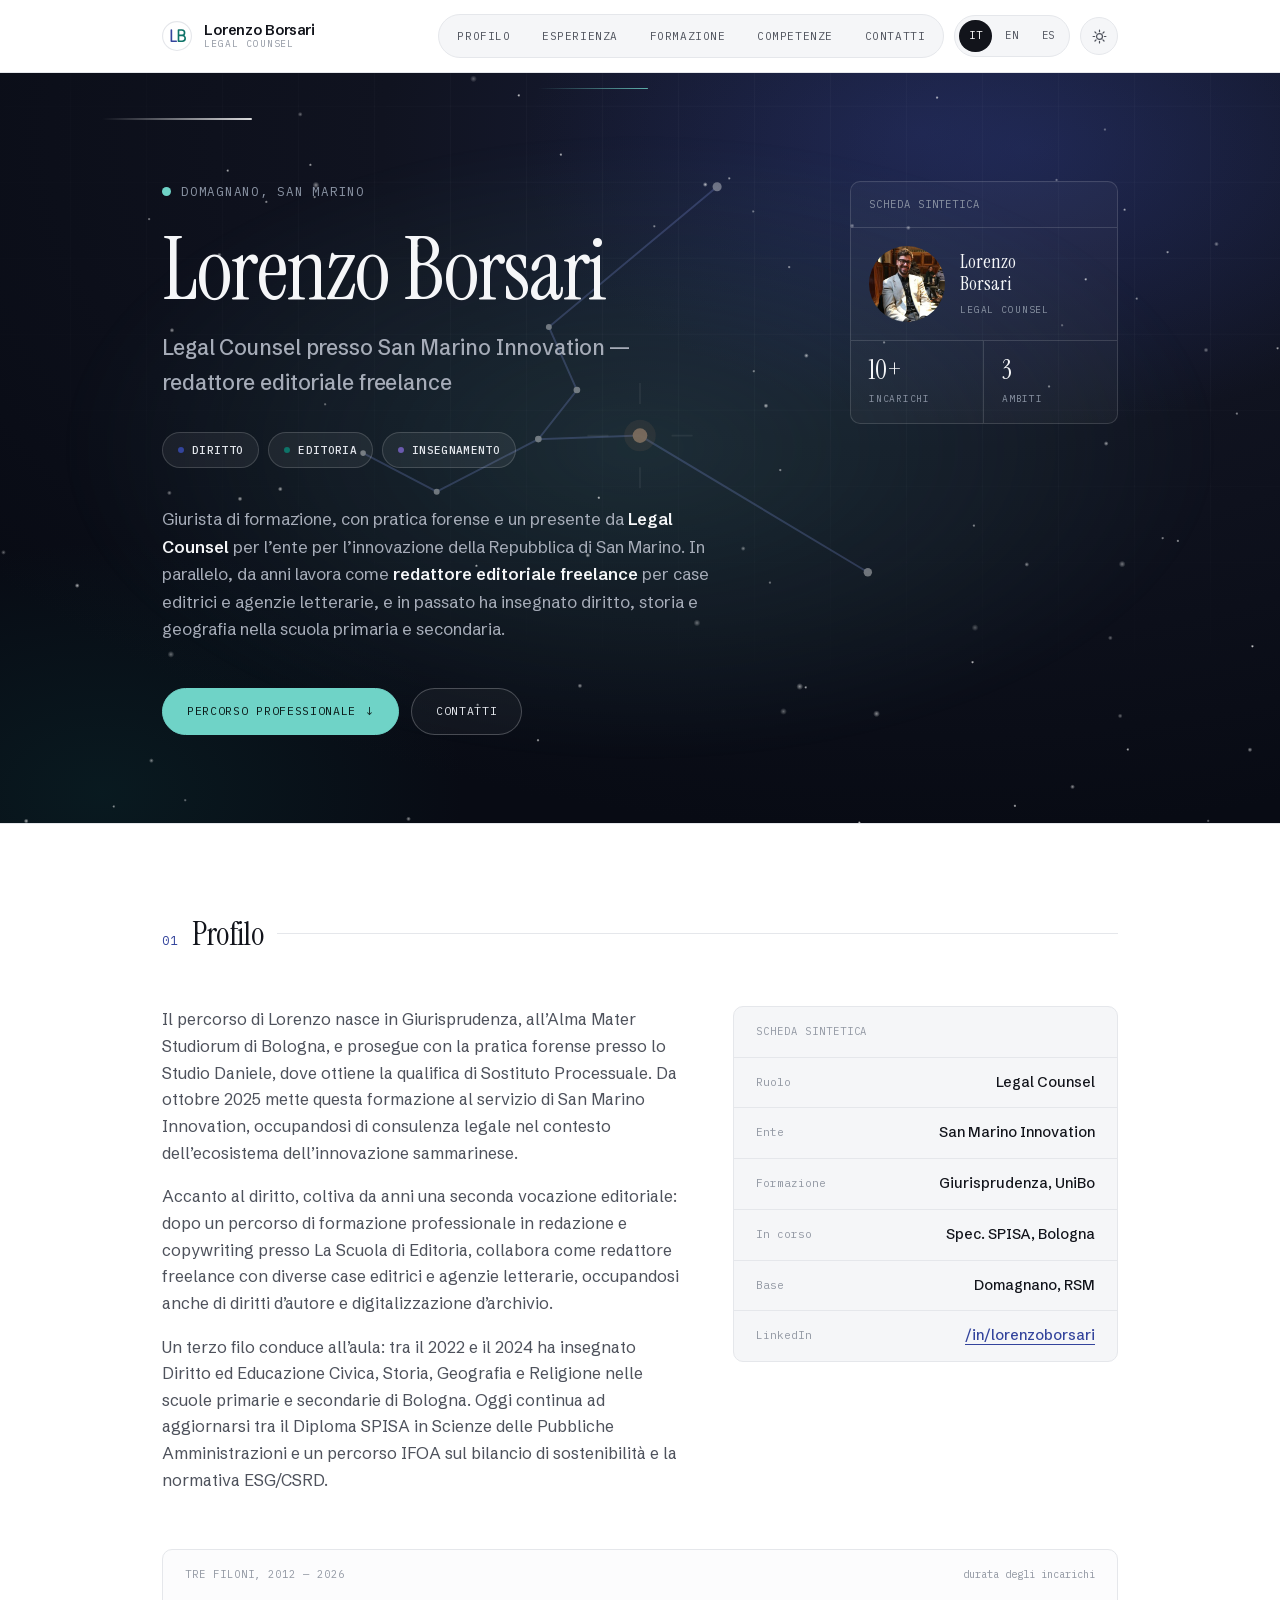
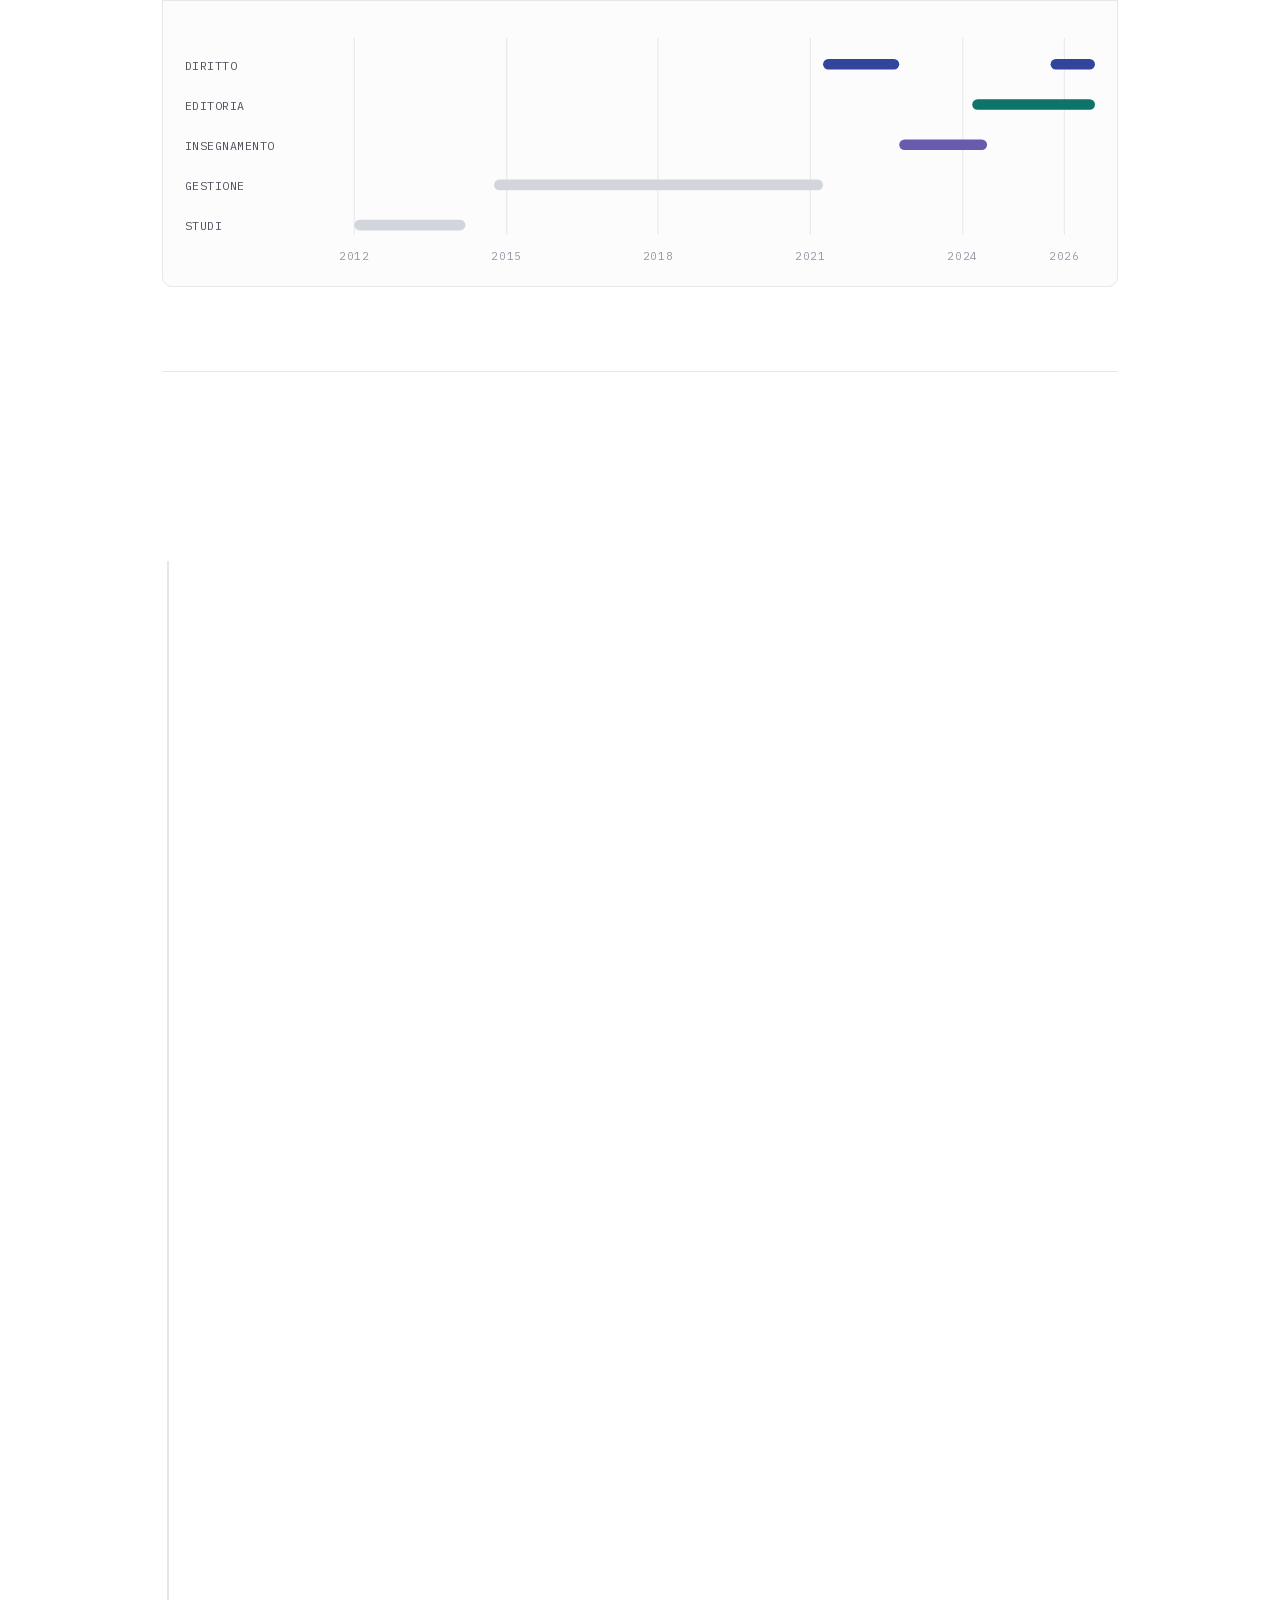
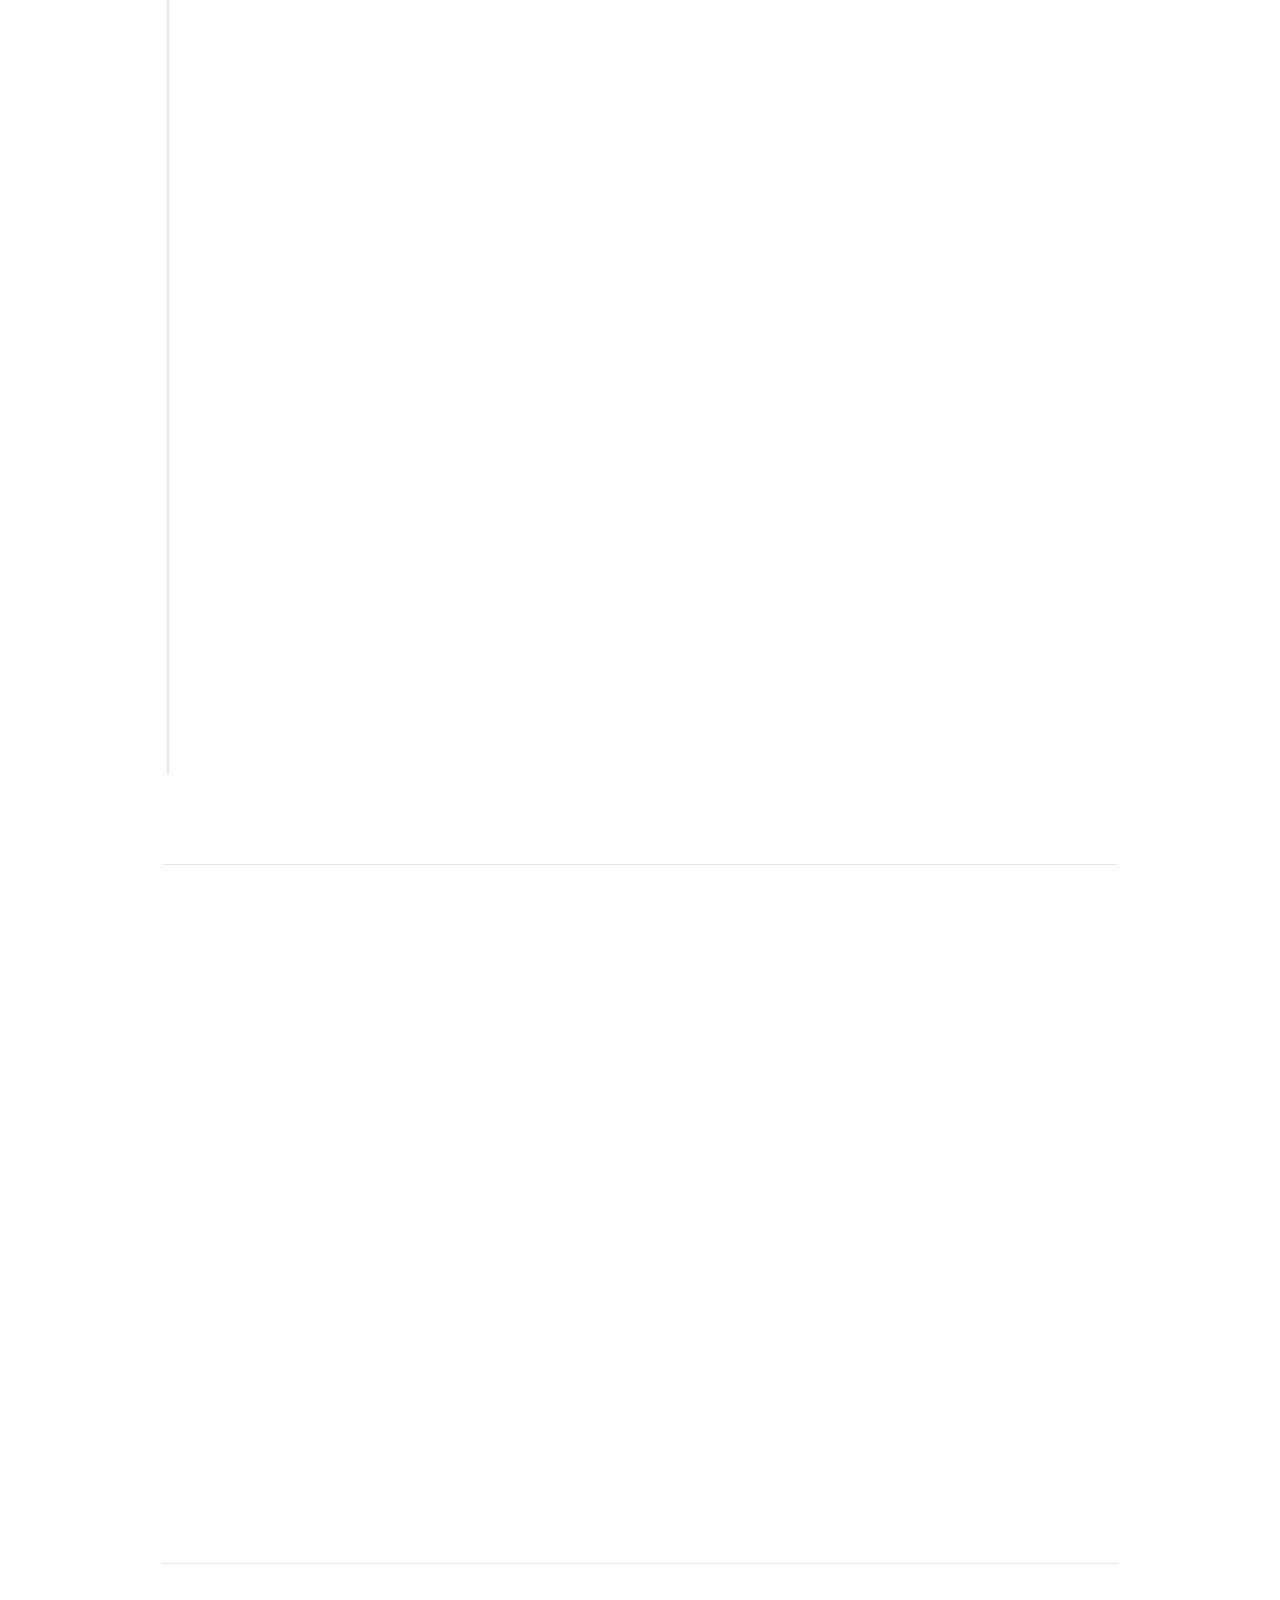
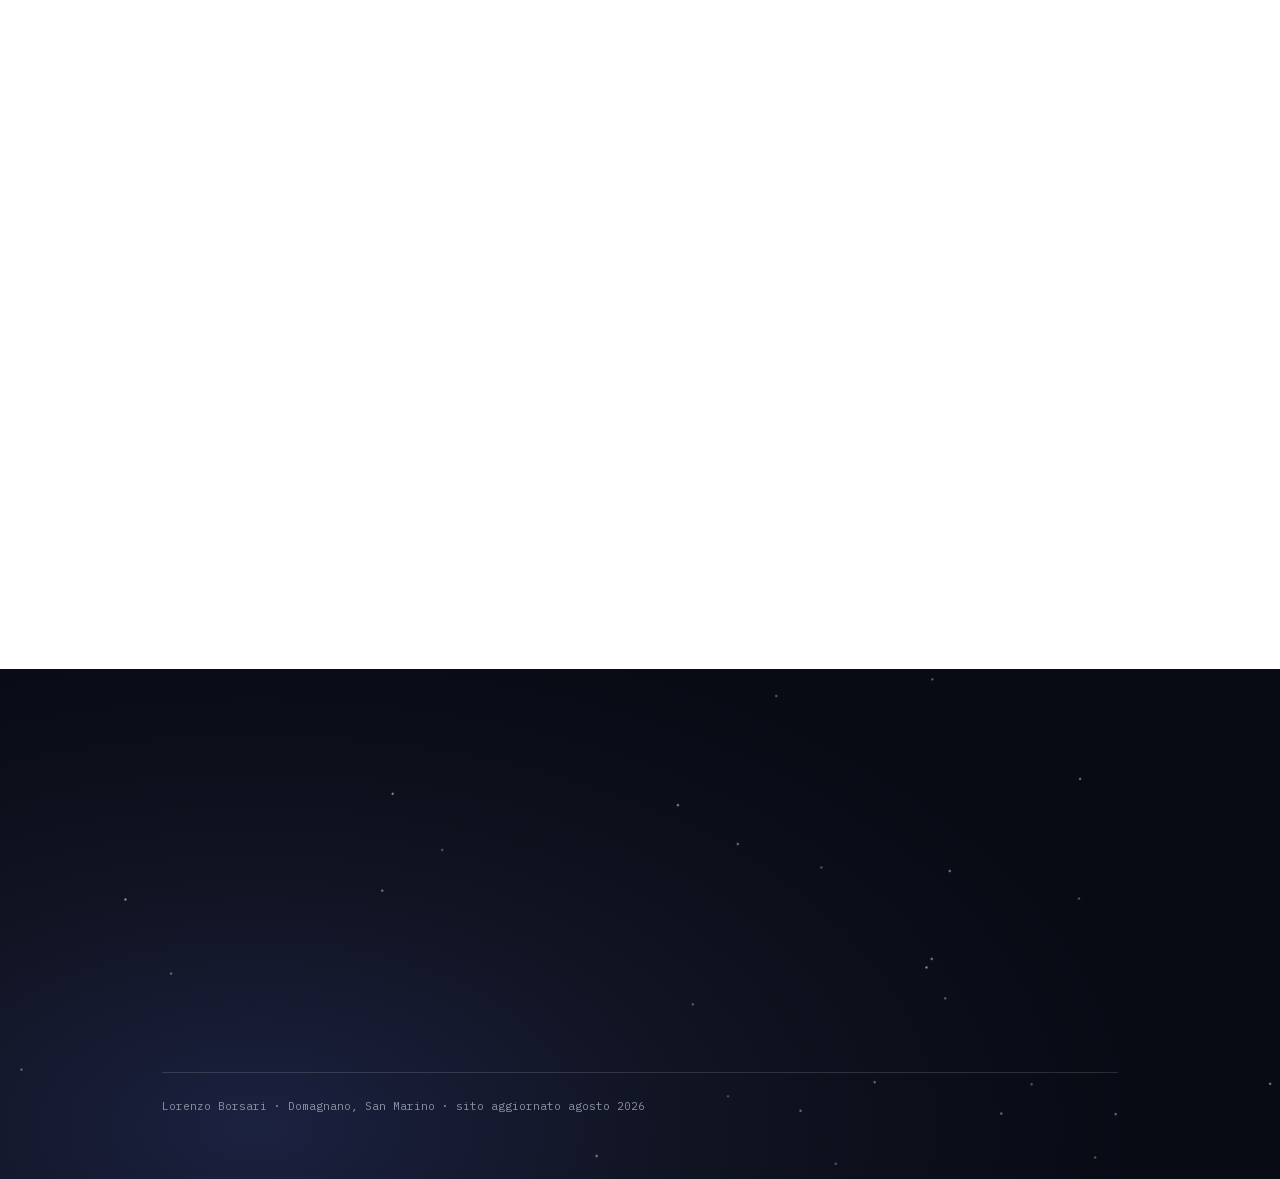
<file: index.html>
<!DOCTYPE html>
<html lang="it" data-theme="light">
<head>
  <meta charset="utf-8">
  <meta name="viewport" content="width=device-width, initial-scale=1">
  <title>Lorenzo Borsari — Legal Counsel e redattore editoriale</title>
  <meta name="description" content="Legal Counsel presso San Marino Innovation — redattore editoriale freelance. Il percorso di Lorenzo nasce in Giurisprudenza, all’Alma Mater Studiorum di…">
  <meta name="author" content="Lorenzo Borsari">
  <meta name="robots" content="index, follow, max-image-preview:large, max-snippet:-1">
  <meta name="theme-color" content="#FFFFFF" media="(prefers-color-scheme: light)">
  <meta name="theme-color" content="#0C0F17" media="(prefers-color-scheme: dark)">
  <link rel="canonical" href="https://lorenzoborsari.example/">
  <link rel="alternate" hreflang="it" href="https://lorenzoborsari.example/">
  <link rel="alternate" hreflang="en" href="https://lorenzoborsari.example/en/">
  <link rel="alternate" hreflang="es" href="https://lorenzoborsari.example/es/">
  <link rel="alternate" hreflang="x-default" href="https://lorenzoborsari.example/">

  <!-- Social sharing card -->
  <meta property="og:type" content="profile">
  <meta property="og:site_name" content="Lorenzo Borsari">
  <meta property="og:locale" content="it_IT">
  <meta property="og:url" content="https://lorenzoborsari.example/">
  <meta property="og:title" content="Lorenzo Borsari — Legal Counsel e redattore editoriale">
  <meta property="og:description" content="Legal Counsel presso San Marino Innovation — redattore editoriale freelance. Il percorso di Lorenzo nasce in Giurisprudenza, all’Alma Mater Studiorum di…">
  <meta property="og:image" content="https://lorenzoborsari.example/assets/img/og-card.png">
  <meta property="og:image:width" content="1200">
  <meta property="og:image:height" content="630">
  <meta property="og:image:alt" content="Lorenzo Borsari — Legal Counsel">
  <meta property="profile:first_name" content="Lorenzo">
  <meta property="profile:last_name" content="Borsari">
  <meta name="twitter:card" content="summary_large_image">
  <meta name="twitter:title" content="Lorenzo Borsari — Legal Counsel e redattore editoriale">
  <meta name="twitter:description" content="Legal Counsel presso San Marino Innovation — redattore editoriale freelance. Il percorso di Lorenzo nasce in Giurisprudenza, all’Alma Mater Studiorum di…">
  <meta name="twitter:image" content="https://lorenzoborsari.example/assets/img/og-card.png">

  <link rel="icon" href="/assets/img/favicon.svg" type="image/svg+xml">
  <link rel="apple-touch-icon" href="/assets/img/apple-touch-icon.png">
  <link rel="manifest" href="/site.webmanifest">

  <!-- Fonts are same-origin now, so preload beats the old third-party preconnect -->
  <link rel="preload" href="/assets/fonts/schibsted-grotesk-400-latin.woff2" as="font" type="font/woff2" crossorigin>
  <link rel="preload" href="/assets/fonts/instrument-serif-400-latin.woff2" as="font" type="font/woff2" crossorigin>
  <link rel="stylesheet" href="/assets/css/site.css">
  <script src="/assets/js/site.js" defer></script>
  <script>
    /* Applied before paint so a returning dark-theme visitor sees no flash. */
    (function () {
      try {
        var t = localStorage.getItem('lb-theme');
        if (t === 'scuro' || (!t && matchMedia('(prefers-color-scheme: dark)').matches)) {
          document.documentElement.setAttribute('data-theme', 'dark');
        }
      } catch (e) {}
      /* Collapse the mobile menu before first paint. Without the attribute the
         panel stays expanded, which is the no-JS fallback. */
      document.documentElement.setAttribute('data-menu', 'closed');
    })();
  </script>

  <script type="application/ld+json">
[
 {
  "@context": "https://schema.org",
  "@type": "Person",
  "@id": "https://lorenzoborsari.example/#person",
  "name": "Lorenzo Borsari",
  "givenName": "Lorenzo",
  "familyName": "Borsari",
  "jobTitle": "Legal Counsel",
  "description": "Legal Counsel presso San Marino Innovation — redattore editoriale freelance",
  "url": "https://lorenzoborsari.example/",
  "image": "https://lorenzoborsari.example/assets/img/portrait@2x.jpg",
  "worksFor": {
   "@type": "Organization",
   "name": "San Marino Innovation"
  },
  "address": {
   "@type": "PostalAddress",
   "addressLocality": "Domagnano",
   "addressCountry": "SM"
  },
  "knowsLanguage": [
   {
    "@type": "Language",
    "name": "Italian",
    "alternateName": "it"
   },
   {
    "@type": "Language",
    "name": "English",
    "alternateName": "en"
   },
   {
    "@type": "Language",
    "name": "Spanish",
    "alternateName": "es"
   }
  ],
  "alumniOf": {
   "@type": "CollegeOrUniversity",
   "name": "Alma Mater Studiorum — Università di Bologna"
  },
  "knowsAbout": [
   "Diritto",
   "Consulenza legale",
   "Editoria",
   "Diritto d’autore",
   "Insegnamento"
  ]
 },
 {
  "@context": "https://schema.org",
  "@type": "ProfilePage",
  "url": "https://lorenzoborsari.example/",
  "name": "Lorenzo Borsari — Legal Counsel e redattore editoriale",
  "inLanguage": "it",
  "mainEntity": {
   "@id": "https://lorenzoborsari.example/#person"
  }
 }
]
  </script>
</head>
<body itemscope itemtype="https://schema.org/Person">
  <a href="#profilo" class="skip-link">Vai al contenuto</a>
  <main id="dc-root">
<div class="sc-host" data-sc-name="index"><div data-progress="" style="position: fixed; top: 0px; left: 0px; right: 0px; height: 2.5px; background: linear-gradient(90deg,var(--accent),var(--accent-2),var(--accent-3)); transform: scaleX(0); transform-origin: left center; z-index: 100;"></div><header style="position: sticky; top: 0px; z-index: 60; background: var(--topbar); backdrop-filter: blur(10px); border-bottom: 1px solid var(--line); box-shadow: none;">
<div data-topbar="" style="max-width: 1020px; margin: 0px auto; padding: 14px 32px; display: flex; align-items: center; justify-content: space-between; gap: 16px; transition: padding 0.25s;">
<a data-logo="" href="#top" style="display: flex; align-items: center; gap: 12px; text-decoration: none; color: var(--ink); flex-shrink: 0;">
<svg aria-hidden="true" style="width: 30px; height: 30px; flex-shrink: 0;" viewbox="0 0 40 40">
<rect fill="none" height="38.5" rx="999" stroke="var(--line)" stroke-width="1.5" width="38.5" x="0.75" y="0.75"></rect>
<path d="M12.5 12 V27 H19" fill="none" stroke="var(--accent)" stroke-linecap="round" stroke-linejoin="round" stroke-width="2.2"></path>
<path d="M22 12 H26.5 A3.6 3.6 0 0 1 26.5 19.2 H22 M22 19.2 H27 A3.9 3.9 0 0 1 27 27 H22 V12" fill="none" stroke="var(--accent-2)" stroke-linecap="round" stroke-linejoin="round" stroke-width="2.2"></path>
</svg>
<span style="display: flex; flex-direction: column; line-height: 1.15;">
<span style='font-family: "Schibsted Grotesk", sans-serif; font-weight: 600; font-size: 14.5px; letter-spacing: -0.01em; white-space: nowrap;'>Lorenzo Borsari</span>
<span data-logo-sub="" style='font-family: "IBM Plex Mono", monospace; font-size: 9.5px; letter-spacing: 0.1em; text-transform: uppercase; color: var(--ink-faint); white-space: nowrap; display: block;'>Legal Counsel</span>
</span>
</a>
<nav aria-label="Sezioni" data-navbar="" id="site-nav" style='display: flex; align-items: center; gap: 4px; padding: 4px; background: var(--surface-2); border: 1px solid var(--line); border-radius: 999px; font-family: "IBM Plex Mono", monospace; font-size: 11px; letter-spacing: 0.05em; text-transform: uppercase; white-space: nowrap; flex-shrink: 0;'>
<a class="scp0" data-nav="profilo" href="#profilo" style="text-decoration: none; color: var(--ink-soft); padding: 8px 14px; border-radius: 999px; transition: background 0.2s, color 0.2s; display: inline-block; background: transparent;"><span>Profilo</span></a>
<a class="scp0" data-nav="esperienza" href="#esperienza" style="text-decoration: none; color: var(--ink-soft); padding: 8px 14px; border-radius: 999px; transition: background 0.2s, color 0.2s; display: inline-block; background: transparent;"><span>Esperienza</span></a>
<a class="scp0" data-nav="formazione" href="#formazione" style="text-decoration: none; color: var(--ink-soft); padding: 8px 14px; border-radius: 999px; transition: background 0.2s, color 0.2s; display: inline-block; background: transparent;"><span>Formazione</span></a>
<a class="scp0" data-nav="competenze" href="#competenze" style="text-decoration: none; color: var(--ink-soft); padding: 8px 14px; border-radius: 999px; transition: background 0.2s, color 0.2s; display: inline-block; background: transparent;"><span>Competenze</span></a>
<a class="scp0" data-nav="contatti" href="#contatti" style="text-decoration: none; color: var(--ink-soft); padding: 8px 14px; border-radius: 999px; transition: background 0.2s, color 0.2s; display: inline-block; background: transparent;"><span>Contatti</span></a>
</nav><div data-controls="" style="display: flex; align-items: center; gap: 10px;">

<div data-langs="" style='display: flex; align-items: center; gap: 3px; padding: 4px; background: var(--surface-2); border: 1px solid var(--line); border-radius: 999px; font-family: "IBM Plex Mono", monospace; font-size: 10.5px; letter-spacing: 0.06em; flex-shrink: 0;'>
<a aria-current="page" data-lang-link="it" href="/" hreflang="it" lang="it" style='cursor: pointer; border: none; font-family: "IBM Plex Mono", monospace; font-size: 10.5px; letter-spacing: 0.06em; padding: 7px 10px; border-radius: 999px; background: var(--ink); color: var(--surface); transition: background 0.2s, color 0.2s;;text-decoration:none;display:inline-block;'>IT</a>
<a data-lang-link="en" href="/en/" hreflang="en" lang="en" style='cursor: pointer; border: none; font-family: "IBM Plex Mono", monospace; font-size: 10.5px; letter-spacing: 0.06em; padding: 7px 10px; border-radius: 999px; background: transparent; color: var(--ink-soft); transition: background 0.2s, color 0.2s;;text-decoration:none;display:inline-block;'>EN</a>
<a data-lang-link="es" href="/es/" hreflang="es" lang="es" style='cursor: pointer; border: none; font-family: "IBM Plex Mono", monospace; font-size: 10.5px; letter-spacing: 0.06em; padding: 7px 10px; border-radius: 999px; background: transparent; color: var(--ink-soft); transition: background 0.2s, color 0.2s;;text-decoration:none;display:inline-block;'>ES</a>
</div>
<button aria-label="Cambia tema" class="scp0" data-theme-btn="" style="cursor: pointer; display: flex; align-items: center; justify-content: center; width: 38px; height: 38px; border-radius: 999px; background: var(--surface-2); border: 1px solid var(--line); color: var(--ink-soft); flex-shrink: 0; transition: background 0.2s, color 0.2s;" title="Cambia tema" type="button">
<svg aria-hidden="true" style="width: 17px; height: 17px;" viewbox="0 0 24 24">
<g data-icon-sun="" fill="none" stroke="currentColor" stroke-linecap="round" stroke-width="1.7">
<circle cx="12" cy="12" r="4.2"></circle>
<path d="M12 3v2.2M12 18.8V21M3 12h2.2M18.8 12H21M5.6 5.6l1.6 1.6M16.8 16.8l1.6 1.6M18.4 5.6l-1.6 1.6M7.2 16.8l-1.6 1.6"></path>
</g>
<path d="M20 14.2A8.2 8.2 0 1 1 10.4 4a6.6 6.6 0 0 0 9.6 10.2z" data-icon-moon="" fill="none" stroke="currentColor" stroke-linejoin="round" stroke-width="1.7" style="display: none;"></path>
</svg>
</button>
<button aria-controls="site-nav" aria-expanded="false" aria-label="Menu delle sezioni" class="scp0" data-menu-btn="" style="cursor: pointer; display: none; align-items: center; justify-content: center; width: 44px; height: 44px; border-radius: 999px; background: var(--surface-2); border: 1px solid var(--line); color: var(--ink-soft); flex-shrink: 0; transition: background 0.2s, color 0.2s;" title="Menu delle sezioni" type="button">
<svg aria-hidden="true" style="width: 18px; height: 18px;" viewbox="0 0 24 24">
<path d="M4 7h16M4 12h16M4 17h16" data-icon-burger="" fill="none" stroke="currentColor" stroke-linecap="round" stroke-width="1.8"></path>
<path d="M6 6l12 12M18 6L6 18" data-icon-close="" fill="none" stroke="currentColor" stroke-linecap="round" stroke-width="1.8" style="display: none;"></path>
</svg>
</button>
</div>
</div></header><nav aria-label="Indice" data-rail="" style="position: fixed; left: 28px; top: 50%; transform: translateY(-50%); z-index: 40; display: flex; flex-direction: column;">
<a data-rail-item="top" href="#top" style="display: flex; align-items: center; gap: 12px; text-decoration: none; padding: 9px 0px;">
<span style="width: 34px; height: 1.5px; background: var(--accent); transition: width 0.25s, background 0.25s;"></span>
<span style='font-family: "IBM Plex Mono", monospace; font-size: 10.5px; color: var(--ink); white-space: nowrap; transition: color 0.2s;'><span>Inizio</span></span>
</a>
<a data-rail-item="profilo" href="#profilo" style="display: flex; align-items: center; gap: 12px; text-decoration: none; padding: 9px 0px;">
<span style="width: 20px; height: 1.5px; background: var(--line-strong); transition: width 0.25s, background 0.25s;"></span>
<span style='font-family: "IBM Plex Mono", monospace; font-size: 10.5px; color: var(--ink-faint); white-space: nowrap; transition: color 0.2s;'><span>01 — Profilo</span></span>
</a>
<a data-rail-item="esperienza" href="#esperienza" style="display: flex; align-items: center; gap: 12px; text-decoration: none; padding: 9px 0px;">
<span style="width: 20px; height: 1.5px; background: var(--line-strong); transition: width 0.25s, background 0.25s;"></span>
<span style='font-family: "IBM Plex Mono", monospace; font-size: 10.5px; color: var(--ink-faint); white-space: nowrap; transition: color 0.2s;'><span>02 — Esperienza</span></span>
</a>
<a data-rail-item="formazione" href="#formazione" style="display: flex; align-items: center; gap: 12px; text-decoration: none; padding: 9px 0px;">
<span style="width: 20px; height: 1.5px; background: var(--line-strong); transition: width 0.25s, background 0.25s;"></span>
<span style='font-family: "IBM Plex Mono", monospace; font-size: 10.5px; color: var(--ink-faint); white-space: nowrap; transition: color 0.2s;'><span>03 — Formazione</span></span>
</a>
<a data-rail-item="competenze" href="#competenze" style="display: flex; align-items: center; gap: 12px; text-decoration: none; padding: 9px 0px;">
<span style="width: 20px; height: 1.5px; background: var(--line-strong); transition: width 0.25s, background 0.25s;"></span>
<span style='font-family: "IBM Plex Mono", monospace; font-size: 10.5px; color: var(--ink-faint); white-space: nowrap; transition: color 0.2s;'><span>04 — Competenze</span></span>
</a>
<a data-rail-item="contatti" href="#contatti" style="display: flex; align-items: center; gap: 12px; text-decoration: none; padding: 9px 0px;">
<span style="width: 20px; height: 1.5px; background: var(--line-strong); transition: width 0.25s, background 0.25s;"></span>
<span style='font-family: "IBM Plex Mono", monospace; font-size: 10.5px; color: var(--ink-faint); white-space: nowrap; transition: color 0.2s;'><span>05 — Contatti</span></span>
</a>
</nav><section data-sec="" data-stars-wrap="" id="top" style="background: radial-gradient(1200px 700px at 72% 8%, rgb(27, 33, 64) 0%, rgb(16, 19, 32) 45%, rgb(8, 11, 20) 100%); color: rgb(245, 246, 248); position: relative; overflow: hidden; border-bottom: 1px solid var(--line);">
<div aria-hidden="true" style="position: absolute; inset: 0px; background-image: linear-gradient(rgba(255, 255, 255, 0.027) 1px, transparent 1px), linear-gradient(90deg, rgba(255, 255, 255, 0.027) 1px, transparent 1px); background-size: 76px 76px; background-position: center center; animation: 26s linear 0s infinite normal none running gridPan; mask-image: radial-gradient(120% 90% at 70% 20%, rgb(0, 0, 0) 20%, transparent 78%); pointer-events: none;"></div>
<div aria-hidden="true" style="position: absolute; inset: 0px; background: radial-gradient(760px 420px at 80% 10%, rgba(51, 68, 156, 0.26), transparent 66%), radial-gradient(520px 360px at 8% 96%, rgba(14, 115, 104, 0.14), transparent 70%); pointer-events: none;"></div>
<div aria-hidden="true" style="position: absolute; inset: -10% -15%; background: radial-gradient(closest-side, rgba(111, 211, 199, 0.14), transparent 70%); filter: blur(6px); animation: 26s ease-in-out 0s infinite normal none running auroraShift; pointer-events: none;"></div>
<div aria-hidden="true" data-stars="1" style="position: absolute;inset: -10%;animation: 90s linear 0s infinite alternate none running starDriftA, 6s ease-in-out 0s infinite normal none twinkleA;pointer-events: none;"></div>
<div aria-hidden="true" data-stars="2" style="position: absolute;inset: -10%;animation: 130s linear 0s infinite alternate none running starDriftB, 9s ease-in-out 0s infinite normal none twinkleB;pointer-events: none;"></div>
<div aria-hidden="true" data-stars="3" style="position: absolute;inset: -10%;animation: 180s linear 0s infinite alternate none running starDriftA;pointer-events: none;"></div>
<svg aria-hidden="true" preserveaspectratio="xMidYMid slice" style="position: absolute; inset: 0px; width: 100%; height: 100%; pointer-events: none; mask-image: radial-gradient(75% 70% at 50% 45%, rgb(0, 0, 0) 40%, transparent 100%);" viewbox="0 0 1200 620">
<g opacity="0.42" transform="translate(600,300) scale(1.45) translate(-916,-318)">
<g fill="none" stroke="rgba(143,162,242,.55)" stroke-dasharray="620" stroke-linecap="round" stroke-width="1.1" style="animation: 24s ease-in-out 0s infinite normal none running constellationDraw;">
<path d="M1046 396 L916 318 L858 320 L880 292 L864 256 L960 176"></path>
<path d="M858 320 L800 350 L758 328"></path>
</g>
<g fill="rgba(255,255,255,.92)">
<circle cx="1046" cy="396" r="2.4"></circle>
<circle cx="960" cy="176" r="2.6"></circle>
<circle cx="858" cy="320" r="1.9"></circle>
<circle cx="880" cy="292" r="1.9"></circle>
<circle cx="864" cy="256" r="1.7"></circle>
<circle cx="800" cy="350" r="1.7"></circle>
<circle cx="758" cy="328" r="1.6"></circle>
</g>
<g style="animation: 7s ease-in-out 0s infinite normal none running twinkleA;">
<circle cx="916" cy="318" fill="rgba(255,176,120,.16)" r="9"></circle>
<circle cx="916" cy="318" fill="rgba(255,196,150,.95)" r="4.2"></circle>
</g>
<g fill="none" stroke="rgba(245,246,248,.16)" stroke-width="1">
<path d="M916 300 L916 288 M916 336 L916 348 M898 318 L886 318 M934 318 L946 318"></path>
</g>
</g>
</svg>
<div aria-hidden="true" style="position: absolute; left: 8%; top: 6%; width: 150px; height: 1.5px; background: linear-gradient(90deg, rgba(255, 255, 255, 0), rgba(255, 255, 255, 0.85)); border-radius: 999px; animation: 11s ease-in 3s infinite normal none running meteor; pointer-events: none;"></div>
<div aria-hidden="true" style="position: absolute; left: 42%; top: 2%; width: 110px; height: 1.2px; background: linear-gradient(90deg, rgba(255, 255, 255, 0), rgba(111, 211, 199, 0.8)); border-radius: 999px; animation: 17s ease-in 9s infinite normal none running meteor; pointer-events: none;"></div>
<div data-hero-grid="" style="max-width: 1020px; margin: 0px auto; padding: 108px 32px 88px; position: relative; display: grid; grid-template-columns: minmax(0px, 1fr) 268px; gap: 56px; align-items: start;">
<div>
<p style='font-family: "IBM Plex Mono", monospace; font-size: 12.5px; letter-spacing: 0.06em; color: rgb(138, 147, 163); text-transform: uppercase; margin-bottom: 26px; display: flex; align-items: center; gap: 10px; animation: 0.8s cubic-bezier(0.22, 1, 0.36, 1) 0.05s 1 normal both running heroUp;'>
<span style="width: 9px; height: 9px; border-radius: 999px; background: rgb(111, 211, 199); animation: 2.6s ease-in-out 0s infinite normal none running pulseDot;"></span>
        Domagnano, San Marino
      </p>
<h1 itemprop="name" style='font-family: "Instrument Serif", Georgia, serif; font-weight: 400; font-size: clamp(3.2rem, 7.4vw, 5.4rem); line-height: 0.98; letter-spacing: -0.012em; margin-bottom: 18px; animation: 0.8s cubic-bezier(0.22, 1, 0.36, 1) 0.15s 1 normal both running heroUp;'>Lorenzo Borsari</h1>
<p style="font-weight: 500; font-size: clamp(1.05rem, 2vw, 1.32rem); color: rgb(166, 172, 184); margin-bottom: 32px; max-width: 42ch; letter-spacing: -0.005em; animation: 0.8s cubic-bezier(0.22, 1, 0.36, 1) 0.25s 1 normal both running heroUp;" itemprop="jobTitle"><span>Legal Counsel presso San Marino Innovation — redattore editoriale freelance</span></p>
<div style="display: flex; flex-wrap: wrap; gap: 9px; margin-bottom: 38px; animation: 0.8s cubic-bezier(0.22, 1, 0.36, 1) 0.35s 1 normal both running heroUp;">
<span class="scp1" style='display: inline-flex; align-items: center; gap: 8px; font-family: "IBM Plex Mono", monospace; font-size: 11px; font-weight: 500; letter-spacing: 0.03em; text-transform: uppercase; padding: 8px 15px; border-radius: 999px; color: rgb(228, 231, 237); background: rgba(245, 246, 248, 0.06); border: 1px solid rgba(245, 246, 248, 0.16); transition: background 0.2s, border-color 0.2s, transform 0.2s;'>
<span style="width: 6px; height: 6px; border-radius: 999px; flex-shrink: 0; background: var(--accent);"></span><span>Diritto</span>
</span>
<span class="scp1" style='display: inline-flex; align-items: center; gap: 8px; font-family: "IBM Plex Mono", monospace; font-size: 11px; font-weight: 500; letter-spacing: 0.03em; text-transform: uppercase; padding: 8px 15px; border-radius: 999px; color: rgb(228, 231, 237); background: rgba(245, 246, 248, 0.06); border: 1px solid rgba(245, 246, 248, 0.16); transition: background 0.2s, border-color 0.2s, transform 0.2s;'>
<span style="width: 6px; height: 6px; border-radius: 999px; flex-shrink: 0; background: var(--accent-2);"></span><span>Editoria</span>
</span>
<span class="scp1" style='display: inline-flex; align-items: center; gap: 8px; font-family: "IBM Plex Mono", monospace; font-size: 11px; font-weight: 500; letter-spacing: 0.03em; text-transform: uppercase; padding: 8px 15px; border-radius: 999px; color: rgb(228, 231, 237); background: rgba(245, 246, 248, 0.06); border: 1px solid rgba(245, 246, 248, 0.16); transition: background 0.2s, border-color 0.2s, transform 0.2s;'>
<span style="width: 6px; height: 6px; border-radius: 999px; flex-shrink: 0; background: var(--accent-3);"></span><span>Insegnamento</span>
</span>
</div>
<p style="max-width: 58ch; font-size: 1.04rem; color: rgb(166, 172, 184); animation: 0.8s cubic-bezier(0.22, 1, 0.36, 1) 0.45s 1 normal both running heroUp;"><span>Giurista di formazione, con pratica forense e un presente da </span><strong style="color: rgb(245, 246, 248); font-weight: 600;"><span>Legal Counsel</span></strong><span> per l’ente per l’innovazione della Repubblica di San Marino. In parallelo, da anni lavora come </span><strong style="color: rgb(245, 246, 248); font-weight: 600;"><span>redattore editoriale freelance</span></strong><span> per case editrici e agenzie letterarie, e in passato ha insegnato diritto, storia e geografia nella scuola primaria e secondaria.</span></p>
<div style="display: flex; flex-wrap: wrap; gap: 12px; margin-top: 44px; animation: 0.8s cubic-bezier(0.22, 1, 0.36, 1) 0.55s 1 normal both running heroUp;">
<a class="scp2" href="#esperienza" style='display: inline-flex; align-items: center; gap: 10px; font-family: "IBM Plex Mono", monospace; font-size: 11.5px; letter-spacing: 0.06em; text-transform: uppercase; padding: 13px 24px; border-radius: 999px; background: rgb(111, 211, 199); color: rgb(11, 26, 25); text-decoration: none; border: 1px solid rgb(111, 211, 199); transition: background 0.2s, transform 0.2s, box-shadow 0.2s;'><span>Percorso professionale</span> <span aria-hidden="true">↓</span></a>
<a class="scp3" href="#contatti" style='display: inline-flex; align-items: center; gap: 10px; font-family: "IBM Plex Mono", monospace; font-size: 11.5px; letter-spacing: 0.06em; text-transform: uppercase; padding: 13px 24px; border-radius: 999px; background: rgba(245, 246, 248, 0.04); color: rgb(228, 231, 237); text-decoration: none; border: 1px solid rgba(245, 246, 248, 0.24); transition: background 0.2s, border-color 0.2s, transform 0.2s;'><span>Contatti</span></a>
</div>
</div>
<aside data-hero-card="" style="animation: 0.9s cubic-bezier(0.22, 1, 0.36, 1) 0.3s 1 normal both running heroUp; display: flex; flex-direction: column; gap: 14px;">
<div class="scp4" style="border: 1px solid rgba(245, 246, 248, 0.14); border-radius: 10px; background: rgba(245, 246, 248, 0.035); overflow: hidden; transition: border-color 0.25s, transform 0.25s;">
<div style='font-family: "IBM Plex Mono", monospace; font-size: 10.5px; letter-spacing: 0.09em; text-transform: uppercase; color: rgb(138, 147, 163); padding: 14px 18px; border-bottom: 1px solid rgba(245, 246, 248, 0.14);'><span>Scheda sintetica</span></div>
<div style="display: flex; align-items: center; gap: 15px; padding: 18px; border-bottom: 1px solid rgba(245, 246, 248, 0.14);">
<div style="position: relative; width: 76px; height: 76px; flex-shrink: 0;">
<img alt="Lorenzo Borsari, Legal Counsel presso San Marino Innovation" class="portrait" decoding="async" height="76" id="lb-portrait" itemprop="image" src="/assets/img/portrait.jpg" srcset="/assets/img/portrait.jpg 1x, /assets/img/portrait@2x.jpg 2x" width="76"/>
</div>
<div style="min-width: 0px;">
<div style='font-family: "Instrument Serif", Georgia, serif; font-size: 1.2rem; line-height: 1.15;'>Lorenzo<br/>Borsari</div>
<div style='font-family: "IBM Plex Mono", monospace; font-size: 9.5px; letter-spacing: 0.09em; text-transform: uppercase; color: rgb(138, 147, 163); margin-top: 7px;'>Legal Counsel</div>
</div>
</div>
<div style="display: grid; grid-template-columns: 1fr 1fr;">
<div style="padding: 16px 18px; border-right: 1px solid rgba(245, 246, 248, 0.14);">
<div data-count="10" data-suffix="+" style='font-family: "Instrument Serif", Georgia, serif; font-size: 1.65rem; line-height: 1;'>10+</div>
<div style='font-family: "IBM Plex Mono", monospace; font-size: 9.5px; letter-spacing: 0.08em; text-transform: uppercase; color: rgb(138, 147, 163); margin-top: 7px;'><span>Incarichi</span></div>
</div>
<div style="padding: 16px 18px;">
<div data-count="3" style='font-family: "Instrument Serif", Georgia, serif; font-size: 1.65rem; line-height: 1;'>3</div>
<div style='font-family: "IBM Plex Mono", monospace; font-size: 9.5px; letter-spacing: 0.08em; text-transform: uppercase; color: rgb(138, 147, 163); margin-top: 7px;'><span>Ambiti</span></div>
</div>
</div>
</div>
</aside>
</div></section><main data-container="" style="max-width: 1020px; margin: 0px auto; padding: 0px 32px;">
<section data-sec="" id="profilo" style="padding: 84px 0px; border-bottom: 1px solid var(--line);">
<div data-reveal="" style="display: flex;align-items: baseline;gap: 14px;margin-bottom: 46px;">
<span style='font-family: "IBM Plex Mono", monospace; font-size: 12.5px; color: var(--accent);'>01</span>
<h2 style='font-family: "Instrument Serif", Georgia, serif; font-weight: 400; font-size: 2rem; letter-spacing: -0.012em;'><span>Profilo</span></h2>
<span style="flex: 1 1 0%; height: 1px; background: var(--line); align-self: center;"></span>
</div>
<div data-two-col="" style="display: grid; grid-template-columns: 1.35fr 1fr; gap: 52px; align-items: start;">
<div data-reveal="" style="display: flex;flex-direction: column;gap: 17px;">
<p style="color: var(--ink-soft); font-size: 1.01rem;"><span>Il percorso di Lorenzo nasce in Giurisprudenza, all’Alma Mater Studiorum di Bologna, e prosegue con la pratica forense presso lo Studio Daniele, dove ottiene la qualifica di Sostituto Processuale. Da ottobre 2025 mette questa formazione al servizio di San Marino Innovation, occupandosi di consulenza legale nel contesto dell’ecosistema dell’innovazione sammarinese.</span></p>
<p style="color: var(--ink-soft); font-size: 1.01rem;"><span>Accanto al diritto, coltiva da anni una seconda vocazione editoriale: dopo un percorso di formazione professionale in redazione e copywriting presso La Scuola di Editoria, collabora come redattore freelance con diverse case editrici e agenzie letterarie, occupandosi anche di diritti d’autore e digitalizzazione d’archivio.</span></p>
<p style="color: var(--ink-soft); font-size: 1.01rem;"><span>Un terzo filo conduce all’aula: tra il 2022 e il 2024 ha insegnato Diritto ed Educazione Civica, Storia, Geografia e Religione nelle scuole primarie e secondarie di Bologna. Oggi continua ad aggiornarsi tra il Diploma SPISA in Scienze delle Pubbliche Amministrazioni e un percorso IFOA sul bilancio di sostenibilità e la normativa ESG/CSRD.</span></p>
</div>
<div class="scp5" data-reveal="0.15" style="background: var(--surface-2);border: 1px solid var(--line);border-radius: 10px;overflow: hidden;transition: box-shadow 0.25s, transform 0.25s;">
<div style='font-family: "IBM Plex Mono", monospace; font-size: 10.5px; letter-spacing: 0.09em; text-transform: uppercase; color: var(--ink-faint); padding: 16px 22px; border-bottom: 1px solid var(--line);'><span>Scheda sintetica</span></div>
<div style="display: flex; justify-content: space-between; gap: 12px; padding: 13px 22px; font-size: 0.9rem; border-bottom: 1px solid var(--line);">
<span style='color: var(--ink-faint); font-family: "IBM Plex Mono", monospace; font-size: 11px; padding-top: 2px; white-space: nowrap;'><span>Ruolo</span></span>
<span style="text-align: right; font-weight: 500;"><span>Legal Counsel</span></span>
</div>
<div style="display: flex; justify-content: space-between; gap: 12px; padding: 13px 22px; font-size: 0.9rem; border-bottom: 1px solid var(--line);">
<span style='color: var(--ink-faint); font-family: "IBM Plex Mono", monospace; font-size: 11px; padding-top: 2px; white-space: nowrap;'><span>Ente</span></span>
<span style="text-align: right; font-weight: 500;"><span>San Marino Innovation</span></span>
</div>
<div style="display: flex; justify-content: space-between; gap: 12px; padding: 13px 22px; font-size: 0.9rem; border-bottom: 1px solid var(--line);">
<span style='color: var(--ink-faint); font-family: "IBM Plex Mono", monospace; font-size: 11px; padding-top: 2px; white-space: nowrap;'><span>Formazione</span></span>
<span style="text-align: right; font-weight: 500;"><span>Giurisprudenza, UniBo</span></span>
</div>
<div style="display: flex; justify-content: space-between; gap: 12px; padding: 13px 22px; font-size: 0.9rem; border-bottom: 1px solid var(--line);">
<span style='color: var(--ink-faint); font-family: "IBM Plex Mono", monospace; font-size: 11px; padding-top: 2px; white-space: nowrap;'><span>In corso</span></span>
<span style="text-align: right; font-weight: 500;"><span>Spec. SPISA, Bologna</span></span>
</div>
<div style="display: flex; justify-content: space-between; gap: 12px; padding: 13px 22px; font-size: 0.9rem; border-bottom: 1px solid var(--line);">
<span style='color: var(--ink-faint); font-family: "IBM Plex Mono", monospace; font-size: 11px; padding-top: 2px; white-space: nowrap;'><span>Base</span></span>
<span style="text-align: right; font-weight: 500;"><span>Domagnano, RSM</span></span>
</div>
<div style="display: flex; justify-content: space-between; gap: 12px; padding: 13px 22px; font-size: 0.9rem;">
<span style='color: var(--ink-faint); font-family: "IBM Plex Mono", monospace; font-size: 11px; padding-top: 2px; white-space: nowrap;'>LinkedIn</span>
<span style="text-align: right; font-weight: 500;"><a href="https://www.linkedin.com/in/lorenzoborsari/" rel="noopener" style="color: var(--accent); text-decoration: none; border-bottom: 1px solid var(--accent);" target="_blank">/in/lorenzoborsari</a></span>
</div>
</div>
</div>
<div data-reveal="" style="margin-top: 56px;border: 1px solid var(--line);border-radius: 10px;background: var(--surface-3);overflow: hidden;">
<div style="display: flex; align-items: baseline; justify-content: space-between; gap: 16px; padding: 16px 22px; border-bottom: 1px solid var(--line);">
<span style='font-family: "IBM Plex Mono", monospace; font-size: 10.5px; letter-spacing: 0.09em; text-transform: uppercase; color: var(--ink-faint);'><span>Tre filoni, 2012 — 2026</span></span>
<span style='font-family: "IBM Plex Mono", monospace; font-size: 10.5px; color: var(--ink-faint);'><span>durata degli incarichi</span></span>
</div>
<div data-gantt-wrap="" style="padding: 22px 22px 14px;">
<svg aria-label="Diagramma delle attività dal 2012 al 2026: studi, gestione, diritto, insegnamento, editoria" data-gantt="" role="img" style='width: 100%; height: auto; display: block; font-family: "IBM Plex Mono", monospace;' viewbox="0 0 860 236">
<g stroke="var(--line)" stroke-width="1">
<line x1="160" x2="160" y1="14" y2="200"></line>
<line x1="304" x2="304" y1="14" y2="200"></line>
<line x1="447" x2="447" y1="14" y2="200"></line>
<line x1="591" x2="591" y1="14" y2="200"></line>
<line x1="735" x2="735" y1="14" y2="200"></line>
<line x1="831" x2="831" y1="14" y2="200"></line>
</g>
<g fill="var(--ink-faint)" font-size="10.5" letter-spacing="0.06em">
<text text-anchor="middle" x="160" y="224">2012</text>
<text text-anchor="middle" x="304" y="224">2015</text>
<text text-anchor="middle" x="447" y="224">2018</text>
<text text-anchor="middle" x="591" y="224">2021</text>
<text text-anchor="middle" x="735" y="224">2024</text>
<text text-anchor="middle" x="831" y="224">2026</text>
</g>
<g fill="var(--ink-soft)" font-size="11" letter-spacing="0.04em">
<text x="0" y="44">DIRITTO</text>
<text x="0" y="82">EDITORIA</text>
<text x="0" y="120">INSEGNAMENTO</text>
<text x="0" y="158">GESTIONE</text>
<text x="0" y="196">STUDI</text>
</g>
<g>
<rect data-bar="" fill="var(--accent)" height="10" rx="5" style="transform-box: fill-box;transform-origin: left center;" width="72" x="603" y="34"></rect>
<rect data-bar="" fill="var(--accent)" height="10" rx="5" style="transform-box: fill-box;transform-origin: left center;" width="42" x="818" y="34"></rect>
<rect data-bar="" fill="var(--accent-2)" height="10" rx="5" style="transform-box: fill-box;transform-origin: left center;" width="116" x="744" y="72"></rect>
<rect data-bar="" fill="var(--accent-3)" height="10" rx="5" style="transform-box: fill-box;transform-origin: left center;" width="83" x="675" y="110"></rect>
<rect data-bar="" fill="var(--line-strong)" height="10" rx="5" style="transform-box: fill-box;transform-origin: left center;" width="311" x="292" y="148"></rect>
<rect data-bar="" fill="var(--line-strong)" height="10" rx="5" style="transform-box: fill-box;transform-origin: left center;" width="105" x="160" y="186"></rect>
</g>
</svg>
</div>
</div>
</section>
<section data-sec="" id="esperienza" style="padding: 84px 0px; border-bottom: 1px solid var(--line);">
<div data-reveal="" style="display: flex;align-items: baseline;gap: 14px;margin-bottom: 46px;">
<span style='font-family: "IBM Plex Mono", monospace; font-size: 12.5px; color: var(--accent);'>02</span>
<h2 style='font-family: "Instrument Serif", Georgia, serif; font-weight: 400; font-size: 2rem; letter-spacing: -0.012em;'><span>Esperienza</span></h2>
<span style="flex: 1 1 0%; height: 1px; background: var(--line); align-self: center;"></span>
</div>
<div data-tl="" style="position: relative;">
<div style="position: absolute; left: 5px; top: 6px; bottom: 6px; width: 1.5px; background: var(--line);"></div>
<div data-tl-fill="" style="position: absolute; left: 5px; top: 6px; bottom: 6px; width: 1.5px; background: linear-gradient(180deg,var(--accent),var(--accent-2),var(--accent-3)); transform: scaleY(0); transform-origin: center top;"></div>
<div class="scp6" data-entry="" data-reveal="" style="display: grid;grid-template-columns: 12px 148px 1fr;gap: 0px 22px;padding: 22px 12px 22px 0px;position: relative;border-top: 1px solid var(--line);border-radius: 8px;transition: background 0.2s;">
<div data-marker="" style="width: 11px; height: 11px; border-radius: 999px; margin-top: 3px; z-index: 1; background: var(--accent); border: 2px solid var(--accent);"></div>
<div style='font-family: "IBM Plex Mono", monospace; font-size: 11.5px; color: var(--ink-faint); line-height: 1.55; padding-top: 2px;'>
<span style="color: var(--ink-soft); font-weight: 500; display: block; margin-bottom: 3px;"><span>N. 01</span></span><span>ott 2025 — presente</span><br/><span>11 mesi</span>
</div>
<div>
<span style='display: inline-block; font-family: "IBM Plex Mono", monospace; font-size: 10px; font-weight: 500; letter-spacing: 0.05em; text-transform: uppercase; padding: 4px 10px; border-radius: 999px; margin-bottom: 11px; color: var(--accent); background: color-mix(in srgb, var(--accent) 12%, transparent);'><span>Diritto</span></span>
<div style='font-family: "Instrument Serif", Georgia, serif; font-size: 1.3rem; line-height: 1.2; margin-bottom: 3px;'><span>Legal Counsel</span></div>
<div style="color: var(--ink-soft); font-size: 0.92rem; margin-bottom: 11px;"><span>SANMARINO INNOVATION · tempo pieno</span></div>
<p style="color: var(--ink-soft); font-size: 0.94rem; max-width: 56ch;"><span>Consulenza legale per l’ente per l’innovazione della Repubblica di San Marino.</span></p>
</div>
</div>
<div class="scp6" data-entry="" data-reveal="" style="display: grid;grid-template-columns: 12px 148px 1fr;gap: 0px 22px;padding: 22px 12px 22px 0px;position: relative;border-top: 1px solid var(--line);border-radius: 8px;transition: background 0.2s;">
<div data-marker="" style="width: 11px; height: 11px; border-radius: 999px; margin-top: 3px; z-index: 1; background: var(--accent-2); border: 2px solid var(--accent-2);"></div>
<div style='font-family: "IBM Plex Mono", monospace; font-size: 11.5px; color: var(--ink-faint); line-height: 1.55; padding-top: 2px;'>
<span style="color: var(--ink-soft); font-weight: 500; display: block; margin-bottom: 3px;"><span>N. 02</span></span><span>lug 2024 — presente</span><br/><span>2 anni 2 mesi</span>
</div>
<div>
<span style='display: inline-block; font-family: "IBM Plex Mono", monospace; font-size: 10px; font-weight: 500; letter-spacing: 0.05em; text-transform: uppercase; padding: 4px 10px; border-radius: 999px; margin-bottom: 11px; color: var(--accent-2); background: color-mix(in srgb, var(--accent-2) 12%, transparent);'><span>Editoria</span></span>
<div style='font-family: "Instrument Serif", Georgia, serif; font-size: 1.3rem; line-height: 1.2; margin-bottom: 3px;'><span>Redattore editoriale freelance</span></div>
<div style="color: var(--ink-soft); font-size: 0.92rem; margin-bottom: 11px;"><span>in riga edizioni e literary agency · freelance</span></div>
<p style="color: var(--ink-soft); font-size: 0.94rem; max-width: 56ch;"><span>Scrittura creativa e lavoro redazionale per casa editrice e agenzia letteraria.</span></p>
</div>
</div>
<div class="scp6" data-entry="" data-reveal="" style="display: grid;grid-template-columns: 12px 148px 1fr;gap: 0px 22px;padding: 22px 12px 22px 0px;position: relative;border-top: 1px solid var(--line);border-radius: 8px;transition: background 0.2s;">
<div data-marker="" style="width: 11px; height: 11px; border-radius: 999px; margin-top: 3px; z-index: 1; background: var(--accent-2); border: 2px solid var(--accent-2);"></div>
<div style='font-family: "IBM Plex Mono", monospace; font-size: 11.5px; color: var(--ink-faint); line-height: 1.55; padding-top: 2px;'>
<span style="color: var(--ink-soft); font-weight: 500; display: block; margin-bottom: 3px;"><span>N. 03</span></span><span>nov 2024 — ago 2025</span><br/><span>10 mesi</span>
</div>
<div>
<span style='display: inline-block; font-family: "IBM Plex Mono", monospace; font-size: 10px; font-weight: 500; letter-spacing: 0.05em; text-transform: uppercase; padding: 4px 10px; border-radius: 999px; margin-bottom: 11px; color: var(--accent-2); background: color-mix(in srgb, var(--accent-2) 12%, transparent);'><span>Attivismo</span></span>
<div style='font-family: "Instrument Serif", Georgia, serif; font-size: 1.3rem; line-height: 1.2; margin-bottom: 3px;'><span>Attivista</span></div>
<div style="color: var(--ink-soft); font-size: 0.92rem; margin-bottom: 11px;"><span>CitizenGO · part-time</span></div>
<p style="color: var(--ink-soft); font-size: 0.94rem; max-width: 56ch;"><span>Attività di scrittura creativa; intervento come relatore su una proposta di legge regionale.</span></p>
</div>
</div>
<div class="scp6" data-entry="" data-reveal="" style="display: grid;grid-template-columns: 12px 148px 1fr;gap: 0px 22px;padding: 22px 12px 22px 0px;position: relative;border-top: 1px solid var(--line);border-radius: 8px;transition: background 0.2s;">
<div data-marker="" style="width: 11px; height: 11px; border-radius: 999px; margin-top: 3px; z-index: 1; background: var(--accent-2); border: 2px solid var(--accent-2);"></div>
<div style='font-family: "IBM Plex Mono", monospace; font-size: 11.5px; color: var(--ink-faint); line-height: 1.55; padding-top: 2px;'>
<span style="color: var(--ink-soft); font-weight: 500; display: block; margin-bottom: 3px;"><span>N. 04</span></span><span>ott 2024 — dic 2024</span><br/><span>3 mesi</span>
</div>
<div>
<span style='display: inline-block; font-family: "IBM Plex Mono", monospace; font-size: 10px; font-weight: 500; letter-spacing: 0.05em; text-transform: uppercase; padding: 4px 10px; border-radius: 999px; margin-bottom: 11px; color: var(--accent-2); background: color-mix(in srgb, var(--accent-2) 12%, transparent);'><span>Editoria</span></span>
<div style='font-family: "Instrument Serif", Georgia, serif; font-size: 1.3rem; line-height: 1.2; margin-bottom: 3px;'><span>Redattore editoriale freelance</span></div>
<div style="color: var(--ink-soft); font-size: 0.92rem; margin-bottom: 11px;"><span>Studio Redazionale Maddali &amp; Bruni s.a.s. · part-time</span></div>
<p style="color: var(--ink-soft); font-size: 0.94rem; max-width: 56ch;"><span>Scrittura creativa e revisione editoriale su incarico.</span></p>
</div>
</div>
<div class="scp6" data-entry="" data-reveal="" style="display: grid;grid-template-columns: 12px 148px 1fr;gap: 0px 22px;padding: 22px 12px 22px 0px;position: relative;border-top: 1px solid var(--line);border-radius: 8px;transition: background 0.2s;">
<div data-marker="" style="width: 11px; height: 11px; border-radius: 999px; margin-top: 3px; z-index: 1; background: var(--accent-2); border: 2px solid var(--accent-2);"></div>
<div style='font-family: "IBM Plex Mono", monospace; font-size: 11.5px; color: var(--ink-faint); line-height: 1.55; padding-top: 2px;'>
<span style="color: var(--ink-soft); font-weight: 500; display: block; margin-bottom: 3px;"><span>N. 05</span></span><span>set 2024</span><br/><span>1 mese · Bologna</span>
</div>
<div>
<span style='display: inline-block; font-family: "IBM Plex Mono", monospace; font-size: 10px; font-weight: 500; letter-spacing: 0.05em; text-transform: uppercase; padding: 4px 10px; border-radius: 999px; margin-bottom: 11px; color: var(--accent-2); background: color-mix(in srgb, var(--accent-2) 12%, transparent);'><span>Editoria</span></span>
<div style='font-family: "Instrument Serif", Georgia, serif; font-size: 1.3rem; line-height: 1.2; margin-bottom: 3px;'><span>Ufficio diritti</span></div>
<div style="color: var(--ink-soft); font-size: 0.92rem; margin-bottom: 11px;"><span>Il Portico editoriale · tempo pieno</span></div>
<p style="color: var(--ink-soft); font-size: 0.94rem; max-width: 56ch;"><span>Riscontri contrattuali sui diritti d’autore e digitalizzazione dell’archivio.</span></p>
</div>
</div>
<div class="scp6" data-entry="" data-reveal="" style="display: grid;grid-template-columns: 12px 148px 1fr;gap: 0px 22px;padding: 22px 12px 22px 0px;position: relative;border-top: 1px solid var(--line);border-radius: 8px;transition: background 0.2s;">
<div data-marker="" style="width: 11px; height: 11px; border-radius: 999px; margin-top: 3px; z-index: 1; background: var(--accent-2); border: 2px solid var(--accent-2);"></div>
<div style='font-family: "IBM Plex Mono", monospace; font-size: 11.5px; color: var(--ink-faint); line-height: 1.55; padding-top: 2px;'>
<span style="color: var(--ink-soft); font-weight: 500; display: block; margin-bottom: 3px;"><span>N. 06</span></span><span>mar 2024 — ott 2024</span><br/><span>8 mesi</span>
</div>
<div>
<span style='display: inline-block; font-family: "IBM Plex Mono", monospace; font-size: 10px; font-weight: 500; letter-spacing: 0.05em; text-transform: uppercase; padding: 4px 10px; border-radius: 999px; margin-bottom: 11px; color: var(--accent-2); background: color-mix(in srgb, var(--accent-2) 12%, transparent);'><span>Editoria</span></span>
<div style='font-family: "Instrument Serif", Georgia, serif; font-size: 1.3rem; line-height: 1.2; margin-bottom: 3px;'><span>Redattore editoriale freelance</span></div>
<div style="color: var(--ink-soft); font-size: 0.92rem; margin-bottom: 11px;"><span>Edizioni della Meridiana · part-time</span></div>
<p style="color: var(--ink-soft); font-size: 0.94rem; max-width: 56ch;"><span>Scrittura creativa e lavoro redazionale su incarico.</span></p>
</div>
</div>
<div class="scp6" data-entry="" data-reveal="" style="display: grid;grid-template-columns: 12px 148px 1fr;gap: 0px 22px;padding: 22px 12px 22px 0px;position: relative;border-top: 1px solid var(--line);border-radius: 8px;transition: background 0.2s;">
<div data-marker="" style="width: 11px; height: 11px; border-radius: 999px; margin-top: 3px; z-index: 1; background: var(--accent-3); border: 2px solid var(--accent-3);"></div>
<div style='font-family: "IBM Plex Mono", monospace; font-size: 11.5px; color: var(--ink-faint); line-height: 1.55; padding-top: 2px;'>
<span style="color: var(--ink-soft); font-weight: 500; display: block; margin-bottom: 3px;"><span>N. 07</span></span><span>ott 2022 — giu 2024</span><br/><span>1 anno 9 mesi · Bologna</span>
</div>
<div>
<span style='display: inline-block; font-family: "IBM Plex Mono", monospace; font-size: 10px; font-weight: 500; letter-spacing: 0.05em; text-transform: uppercase; padding: 4px 10px; border-radius: 999px; margin-bottom: 11px; color: var(--accent-3); background: color-mix(in srgb, var(--accent-3) 12%, transparent);'><span>Insegnamento</span></span>
<div style='font-family: "Instrument Serif", Georgia, serif; font-size: 1.3rem; line-height: 1.2; margin-bottom: 3px;'><span>Docente nella scuola primaria e secondaria</span></div>
<div style="color: var(--ink-soft); font-size: 0.92rem; margin-bottom: 11px;"><span>Scuole primarie e secondarie, pubbliche e private · tempo pieno</span></div>
<p style="color: var(--ink-soft); font-size: 0.94rem; max-width: 56ch;"><span>Incarichi di ruolo e supplenze in Diritto ed Educazione Civica, Storia, Geografia e Religione.</span></p>
</div>
</div>
<div class="scp6" data-entry="" data-reveal="" style="display: grid;grid-template-columns: 12px 148px 1fr;gap: 0px 22px;padding: 22px 12px 22px 0px;position: relative;border-top: 1px solid var(--line);border-radius: 8px;transition: background 0.2s;">
<div data-marker="" style="width: 11px; height: 11px; border-radius: 999px; margin-top: 3px; z-index: 1; background: var(--accent); border: 2px solid var(--accent);"></div>
<div style='font-family: "IBM Plex Mono", monospace; font-size: 11.5px; color: var(--ink-faint); line-height: 1.55; padding-top: 2px;'>
<span style="color: var(--ink-soft); font-weight: 500; display: block; margin-bottom: 3px;"><span>N. 08</span></span><span>apr 2021 — ott 2022</span><br/><span>1 anno 7 mesi · Bologna</span>
</div>
<div>
<span style='display: inline-block; font-family: "IBM Plex Mono", monospace; font-size: 10px; font-weight: 500; letter-spacing: 0.05em; text-transform: uppercase; padding: 4px 10px; border-radius: 999px; margin-bottom: 11px; color: var(--accent); background: color-mix(in srgb, var(--accent) 12%, transparent);'><span>Diritto</span></span>
<div style='font-family: "Instrument Serif", Georgia, serif; font-size: 1.3rem; line-height: 1.2; margin-bottom: 3px;'><span>Avvocato praticante</span></div>
<div style="color: var(--ink-soft); font-size: 0.92rem; margin-bottom: 11px;"><span>Studio Daniele · part-time</span></div>
<p style="color: var(--ink-soft); font-size: 0.94rem; max-width: 56ch;"><span>Iscritto al Registro dei Praticanti Avvocati; qualifica di Sostituto Processuale.</span></p>
</div>
</div>
<div class="scp6" data-entry="" data-reveal="" style="display: grid;grid-template-columns: 12px 148px 1fr;gap: 0px 22px;padding: 22px 12px 22px 0px;position: relative;border-top: 1px solid var(--line);border-radius: 8px;transition: background 0.2s;">
<div data-marker="" style="width: 11px; height: 11px; border-radius: 999px; margin-top: 3px; z-index: 1; background: var(--ink-faint); border: 2px solid var(--ink-faint);"></div>
<div style='font-family: "IBM Plex Mono", monospace; font-size: 11.5px; color: var(--ink-faint); line-height: 1.55; padding-top: 2px;'>
<span style="color: var(--ink-soft); font-weight: 500; display: block; margin-bottom: 3px;"><span>N. 09</span></span><span>ott 2014 — apr 2021</span><br/><span>6 anni 7 mesi</span>
</div>
<div>
<span style='display: inline-block; font-family: "IBM Plex Mono", monospace; font-size: 10px; font-weight: 500; letter-spacing: 0.05em; text-transform: uppercase; padding: 4px 10px; border-radius: 999px; margin-bottom: 11px; color: var(--ink-faint); background: color-mix(in srgb, var(--ink-faint) 14%, transparent);'><span>Gestione</span></span>
<div style='font-family: "Instrument Serif", Georgia, serif; font-size: 1.3rem; line-height: 1.2; margin-bottom: 3px;'><span>Curatore di patrimoni immobiliari</span></div>
<div style="color: var(--ink-soft); font-size: 0.92rem; margin-bottom: 11px;"><span>Privati · tempo pieno</span></div>
<p style="color: var(--ink-soft); font-size: 0.94rem; max-width: 56ch;"><span></span></p>
</div>
</div>
<div class="scp6" data-entry="" data-reveal="" style="display: grid;grid-template-columns: 12px 148px 1fr;gap: 0px 22px;padding: 22px 12px 22px 0px;position: relative;border-top: 1px solid var(--line);border-radius: 8px;transition: background 0.2s;">
<div data-marker="" style="width: 11px; height: 11px; border-radius: 999px; margin-top: 3px; z-index: 1; background: var(--ink-faint); border: 2px solid var(--ink-faint);"></div>
<div style='font-family: "IBM Plex Mono", monospace; font-size: 11.5px; color: var(--ink-faint); line-height: 1.55; padding-top: 2px;'>
<span style="color: var(--ink-soft); font-weight: 500; display: block; margin-bottom: 3px;"><span>N. 10</span></span><span>gen 2012 — mar 2014</span><br/><span>2 anni 3 mesi</span>
</div>
<div>
<span style='display: inline-block; font-family: "IBM Plex Mono", monospace; font-size: 10px; font-weight: 500; letter-spacing: 0.05em; text-transform: uppercase; padding: 4px 10px; border-radius: 999px; margin-bottom: 11px; color: var(--ink-faint); background: color-mix(in srgb, var(--ink-faint) 14%, transparent);'><span>Studi</span></span>
<div style='font-family: "Instrument Serif", Georgia, serif; font-size: 1.3rem; line-height: 1.2; margin-bottom: 3px;'><span>Steward</span></div>
<div style="color: var(--ink-soft); font-size: 0.92rem; margin-bottom: 11px;"><span>Noema S.r.l. Unipersonale · part-time</span></div>
<p style="color: var(--ink-soft); font-size: 0.94rem; max-width: 56ch;"><span>Attività presso centri congressuali durante gli studi universitari.</span></p>
</div>
</div>
</div>
</section>
<section data-sec="" id="formazione" style="padding: 84px 0px; border-bottom: 1px solid var(--line);">
<div data-reveal="" style="display: flex;align-items: baseline;gap: 14px;margin-bottom: 46px;">
<span style='font-family: "IBM Plex Mono", monospace; font-size: 12.5px; color: var(--accent);'>03</span>
<h2 style='font-family: "Instrument Serif", Georgia, serif; font-weight: 400; font-size: 2rem; letter-spacing: -0.012em;'><span>Formazione</span></h2>
<span style="flex: 1 1 0%; height: 1px; background: var(--line); align-self: center;"></span>
</div>
<ul style="list-style: none;">
<li class="scp6" data-reveal="" style="display: grid;grid-template-columns: 1fr auto;gap: 16px;align-items: baseline;padding: 19px 12px;border-top: 1px solid var(--line);border-radius: 8px;transition: background 0.2s;">
<div>
<div style='font-family: "IBM Plex Mono", monospace; font-size: 11px; color: var(--ink-faint); text-transform: uppercase; letter-spacing: 0.03em; margin-bottom: 5px;'><span>Alma Mater Studiorum — Università di Bologna</span></div>
<div style='font-family: "Instrument Serif", Georgia, serif; font-size: 1.16rem; line-height: 1.3;'><span>Diploma di Specializzazione (DS1) in Scienze delle Pubbliche Amministrazioni — SPISA</span></div>
</div>
<div style='font-family: "IBM Plex Mono", monospace; font-size: 11.5px; color: var(--ink-faint); white-space: nowrap; text-align: right;'><span>ott 2025 — presente</span></div>
</li>
<li class="scp6" data-reveal="" style="display: grid;grid-template-columns: 1fr auto;gap: 16px;align-items: baseline;padding: 19px 12px;border-top: 1px solid var(--line);border-radius: 8px;transition: background 0.2s;">
<div>
<div style='font-family: "IBM Plex Mono", monospace; font-size: 11px; color: var(--ink-faint); text-transform: uppercase; letter-spacing: 0.03em; margin-bottom: 5px;'><span>IFOA — Training Institute of Corporate Professionals</span></div>
<div style='font-family: "Instrument Serif", Georgia, serif; font-size: 1.16rem; line-height: 1.3;'><span>Corso “Bilancio di sostenibilità”</span></div>
</div>
<div style='font-family: "IBM Plex Mono", monospace; font-size: 11.5px; color: var(--ink-faint); white-space: nowrap; text-align: right;'><span>set — nov 2025</span></div>
</li>
<li class="scp6" data-reveal="" style="display: grid;grid-template-columns: 1fr auto;gap: 16px;align-items: baseline;padding: 19px 12px;border-top: 1px solid var(--line);border-radius: 8px;transition: background 0.2s;">
<div>
<div style='font-family: "IBM Plex Mono", monospace; font-size: 11px; color: var(--ink-faint); text-transform: uppercase; letter-spacing: 0.03em; margin-bottom: 5px;'><span>La Scuola di Editoria</span></div>
<div style='font-family: "Instrument Serif", Georgia, serif; font-size: 1.16rem; line-height: 1.3;'><span>Corso “Professione Copywriter”</span></div>
</div>
<div style='font-family: "IBM Plex Mono", monospace; font-size: 11.5px; color: var(--ink-faint); white-space: nowrap; text-align: right;'><span>nov — dic 2024</span></div>
</li>
<li class="scp6" data-reveal="" style="display: grid;grid-template-columns: 1fr auto;gap: 16px;align-items: baseline;padding: 19px 12px;border-top: 1px solid var(--line);border-radius: 8px;transition: background 0.2s;">
<div>
<div style='font-family: "IBM Plex Mono", monospace; font-size: 11px; color: var(--ink-faint); text-transform: uppercase; letter-spacing: 0.03em; margin-bottom: 5px;'><span>La Scuola di Editoria</span></div>
<div style='font-family: "Instrument Serif", Georgia, serif; font-size: 1.16rem; line-height: 1.3;'><span>Formazione professionale per Redattore editoriale</span></div>
</div>
<div style='font-family: "IBM Plex Mono", monospace; font-size: 11.5px; color: var(--ink-faint); white-space: nowrap; text-align: right;'><span>nov 2023 — lug 2024</span></div>
</li>
<li class="scp6" data-reveal="" style="display: grid;grid-template-columns: 1fr auto;gap: 16px;align-items: baseline;padding: 19px 12px;border-top: 1px solid var(--line);border-radius: 8px;transition: background 0.2s;">
<div>
<div style='font-family: "IBM Plex Mono", monospace; font-size: 11px; color: var(--ink-faint); text-transform: uppercase; letter-spacing: 0.03em; margin-bottom: 5px;'><span>Alma Mater Studiorum — Università di Bologna</span></div>
<div style='font-family: "Instrument Serif", Georgia, serif; font-size: 1.16rem; line-height: 1.3;'><span>Laurea in Giurisprudenza</span></div>
</div>
<div style='font-family: "IBM Plex Mono", monospace; font-size: 11.5px; color: var(--ink-faint); white-space: nowrap; text-align: right;'><span>—</span></div>
</li>
</ul>
</section>
<section data-sec="" id="competenze" style="padding: 84px 0px;">
<div data-reveal="" style="display: flex;align-items: baseline;gap: 14px;margin-bottom: 46px;">
<span style='font-family: "IBM Plex Mono", monospace; font-size: 12.5px; color: var(--accent);'>04</span>
<h2 style='font-family: "Instrument Serif", Georgia, serif; font-weight: 400; font-size: 2rem; letter-spacing: -0.012em;'><span>Competenze &amp; riconoscimenti</span></h2>
<span style="flex: 1 1 0%; height: 1px; background: var(--line); align-self: center;"></span>
</div>
<div data-two-col="" style="display: grid; grid-template-columns: 1fr 1.4fr; gap: 52px;">
<div data-reveal="">
<h3 style='font-family: "IBM Plex Mono", monospace; font-size: 11px; letter-spacing: 0.09em; text-transform: uppercase; color: var(--ink-faint); margin-bottom: 20px;'><span>Competenze</span></h3>
<div style="display: flex; flex-wrap: wrap; gap: 9px;">
<span class="scp7" style='font-family: "IBM Plex Mono", monospace; font-size: 12px; padding: 9px 16px; background: var(--surface-2); border: 1px solid var(--line); border-radius: 999px; color: var(--ink-soft); transition: transform 0.2s, border-color 0.2s, color 0.2s;'><span>Scrittura creativa</span></span>
<span class="scp7" style='font-family: "IBM Plex Mono", monospace; font-size: 12px; padding: 9px 16px; background: var(--surface-2); border: 1px solid var(--line); border-radius: 999px; color: var(--ink-soft); transition: transform 0.2s, border-color 0.2s, color 0.2s;'><span>Scrittura su commissione</span></span>
<span class="scp7" style='font-family: "IBM Plex Mono", monospace; font-size: 12px; padding: 9px 16px; background: var(--surface-2); border: 1px solid var(--line); border-radius: 999px; color: var(--ink-soft); transition: transform 0.2s, border-color 0.2s, color 0.2s;'><span>Diritto d’autore</span></span>
<span class="scp7" style='font-family: "IBM Plex Mono", monospace; font-size: 12px; padding: 9px 16px; background: var(--surface-2); border: 1px solid var(--line); border-radius: 999px; color: var(--ink-soft); transition: transform 0.2s, border-color 0.2s, color 0.2s;'><span>Consulenza legale</span></span>
<span class="scp7" style='font-family: "IBM Plex Mono", monospace; font-size: 12px; padding: 9px 16px; background: var(--surface-2); border: 1px solid var(--line); border-radius: 999px; color: var(--ink-soft); transition: transform 0.2s, border-color 0.2s, color 0.2s;'><span>Redazione editoriale</span></span>
</div>
</div>
<div data-reveal="0.12">
<h3 style='font-family: "IBM Plex Mono", monospace; font-size: 11px; letter-spacing: 0.09em; text-transform: uppercase; color: var(--ink-faint); margin-bottom: 20px;'><span>Riconoscimenti &amp; attività</span></h3>
<ul style="list-style: none;">
<li style="display: flex; gap: 16px; padding: 15px 0px; font-size: 0.93rem; color: var(--ink-soft); border-top: 1px solid var(--line);">
<span style='font-family: "IBM Plex Mono", monospace; font-size: 11.5px; color: var(--ink-faint); white-space: nowrap; padding-top: 1px;'><span>2025</span></span>
<span><span>Partecipazione alla presentazione della riforma normativa di San Marino Innovation — Sala Montelupo, Domagnano.</span></span>
</li>
<li style="display: flex; gap: 16px; padding: 15px 0px; font-size: 0.93rem; color: var(--ink-soft); border-top: 1px solid var(--line);">
<span style='font-family: "IBM Plex Mono", monospace; font-size: 11.5px; color: var(--ink-faint); white-space: nowrap; padding-top: 1px;'><span>2025</span></span>
<span><span>Visita istituzionale sulla sovranità digitale e cyber intelligence, con il Presidente e il Direttore di San Marino Innovation.</span></span>
</li>
<li style="display: flex; gap: 16px; padding: 15px 0px; font-size: 0.93rem; color: var(--ink-soft); border-top: 1px solid var(--line);">
<span style='font-family: "IBM Plex Mono", monospace; font-size: 11.5px; color: var(--ink-faint); white-space: nowrap; padding-top: 1px;'><span>2025</span></span>
<span><span>Corso “Sustainability Report” presso IFOA — standard ESG e normativa CSRD.</span></span>
</li>
<li style="display: flex; gap: 16px; padding: 15px 0px; font-size: 0.93rem; color: var(--ink-soft); border-top: 1px solid var(--line);">
<span style='font-family: "IBM Plex Mono", monospace; font-size: 11.5px; color: var(--ink-faint); white-space: nowrap; padding-top: 1px;'><span>2024</span></span>
<span><span>Relatore per CitizenGO sulla proposta di legge regionale “Culle per la Vita”.</span></span>
</li>
<li style="display: flex; gap: 16px; padding: 15px 0px; font-size: 0.93rem; color: var(--ink-soft); border-top: 1px solid var(--line);">
<span style='font-family: "IBM Plex Mono", monospace; font-size: 11.5px; color: var(--ink-faint); white-space: nowrap; padding-top: 1px;'><span>—</span></span>
<span><span>AI for Work Skill Badge — Collaborative Work Management Certification, Asana.</span></span>
</li>
</ul>
</div>
</div>
</section></main><section data-sec="" id="contatti" style="background: radial-gradient(900px 520px at 20% 90%, rgb(27, 33, 64) 0%, rgb(16, 19, 32) 50%, rgb(8, 11, 20) 100%); color: rgb(245, 246, 248); position: relative; overflow: hidden;">
<div aria-hidden="true" data-stars="4" style="position: absolute;inset: -10%;animation: 140s linear 0s infinite alternate none paused starDriftB, 11s ease-in-out 0s infinite normal none twinkleB;pointer-events: none;"></div>
<div style="max-width: 1020px; margin: 0px auto; padding: 88px 32px 64px; position: relative; display: flex; flex-direction: column; align-items: flex-start; gap: 30px;">
<p data-reveal="" style='font-family: "IBM Plex Mono", monospace;font-size: 11px;letter-spacing: 0.09em;text-transform: uppercase;color: rgb(138, 147, 163);'><span>05 — Contatti</span></p>
<p data-reveal="" style='font-family: "Instrument Serif", Georgia, serif;font-size: clamp(1.9rem, 4vw, 2.7rem);letter-spacing: -0.012em;max-width: 26ch;line-height: 1.22;'><span>Il diritto come infrastruttura dell’innovazione, con la persona al centro.</span></p>
<div data-reveal="0.12" style="display: flex;gap: 14px;flex-wrap: wrap;">
<a class="scp2" href="https://www.linkedin.com/in/lorenzoborsari/" rel="noopener" style='font-family: "IBM Plex Mono", monospace; font-size: 12.5px; letter-spacing: 0.04em; text-decoration: none; color: rgb(11, 26, 25); background: rgb(111, 211, 199); padding: 13px 24px; border: 1px solid rgb(111, 211, 199); border-radius: 999px; transition: background 0.2s, transform 0.2s, box-shadow 0.2s;' target="_blank">LinkedIn ↗</a>
<a class="scp3" href="https://github.com/lorenzoborsari" rel="noopener" style='font-family: "IBM Plex Mono", monospace; font-size: 12.5px; letter-spacing: 0.04em; text-decoration: none; color: rgb(228, 231, 237); background: rgba(245, 246, 248, 0.04); padding: 13px 24px; border: 1px solid rgba(245, 246, 248, 0.24); border-radius: 999px; transition: background 0.2s, border-color 0.2s, transform 0.2s;' target="_blank">GitHub ↗</a>
</div>
<p style='font-family: "IBM Plex Mono", monospace; font-size: 11px; color: rgb(138, 147, 163); padding-top: 24px; border-top: 1px solid rgba(245, 246, 248, 0.14); width: 100%;'><span>Lorenzo Borsari · Domagnano, San Marino · sito aggiornato agosto 2026</span></p>
</div></section></div>
  </main>
</body>
</html>
</file>
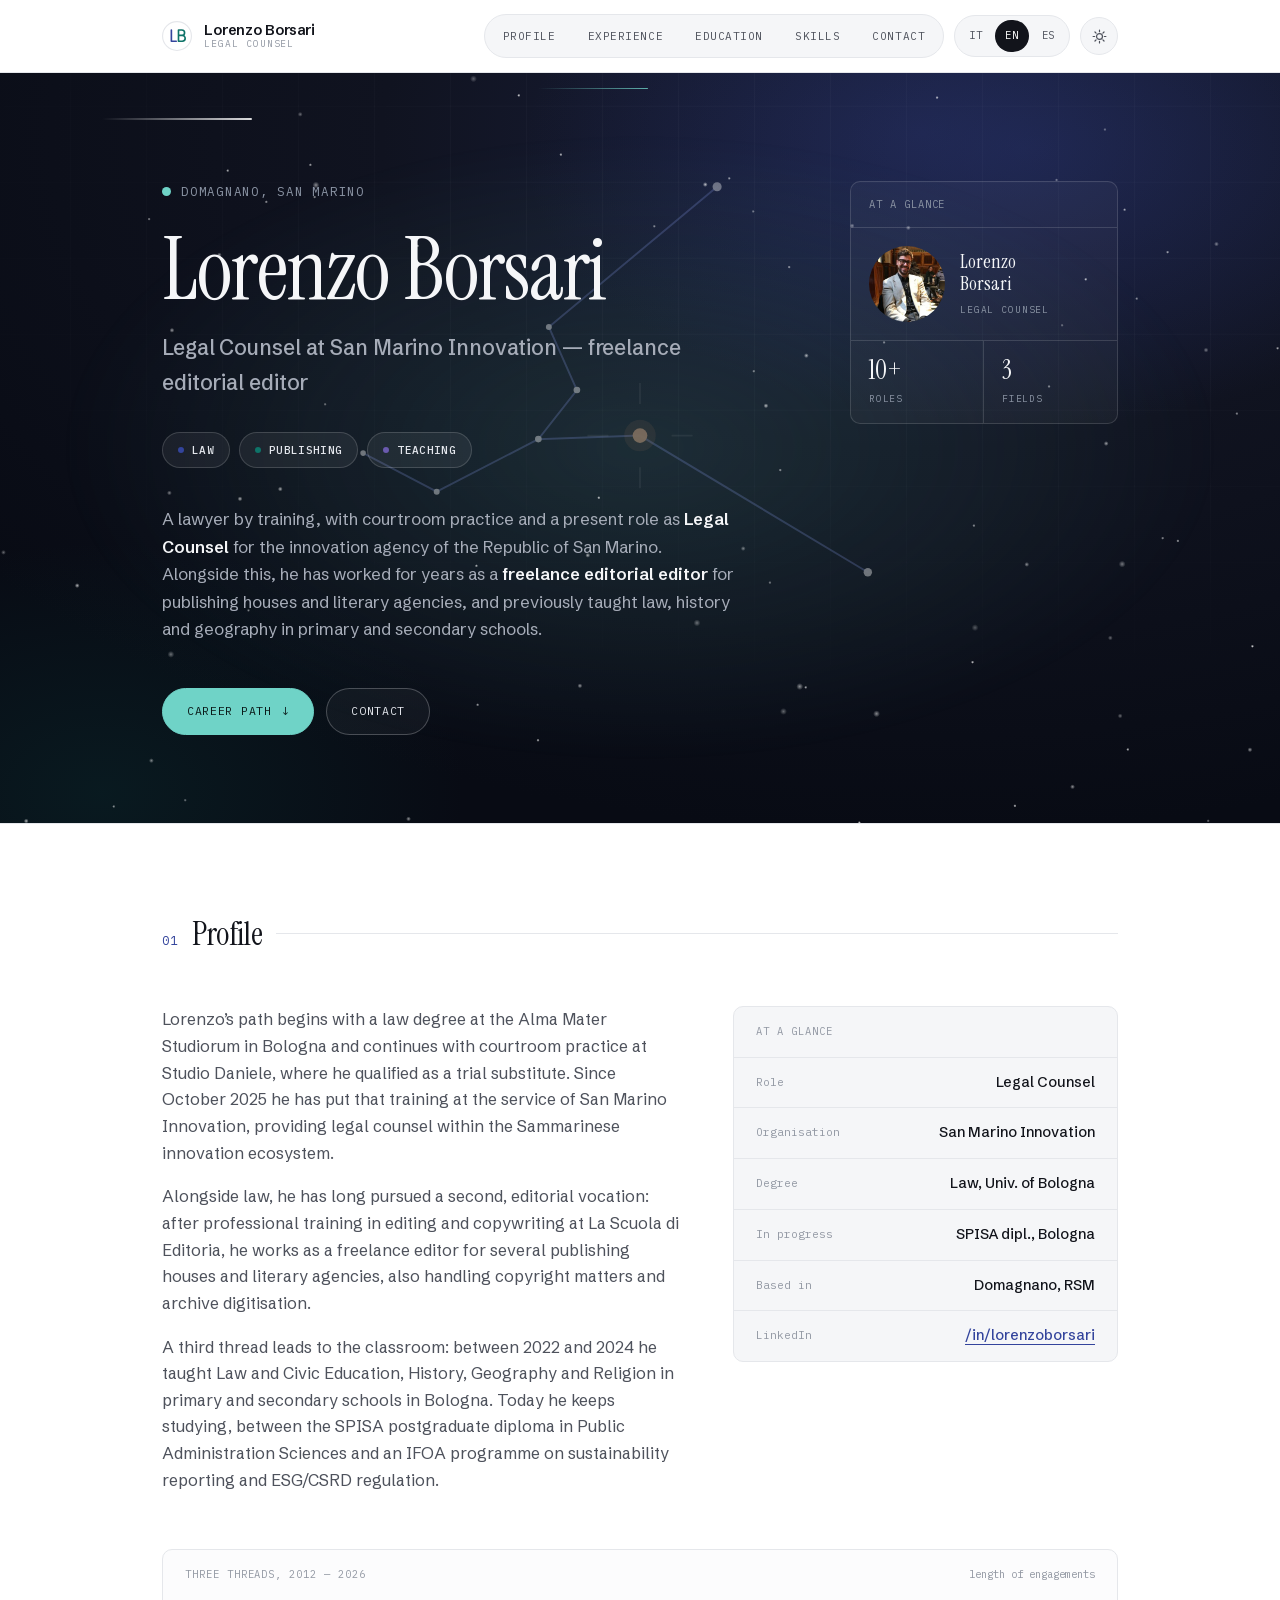
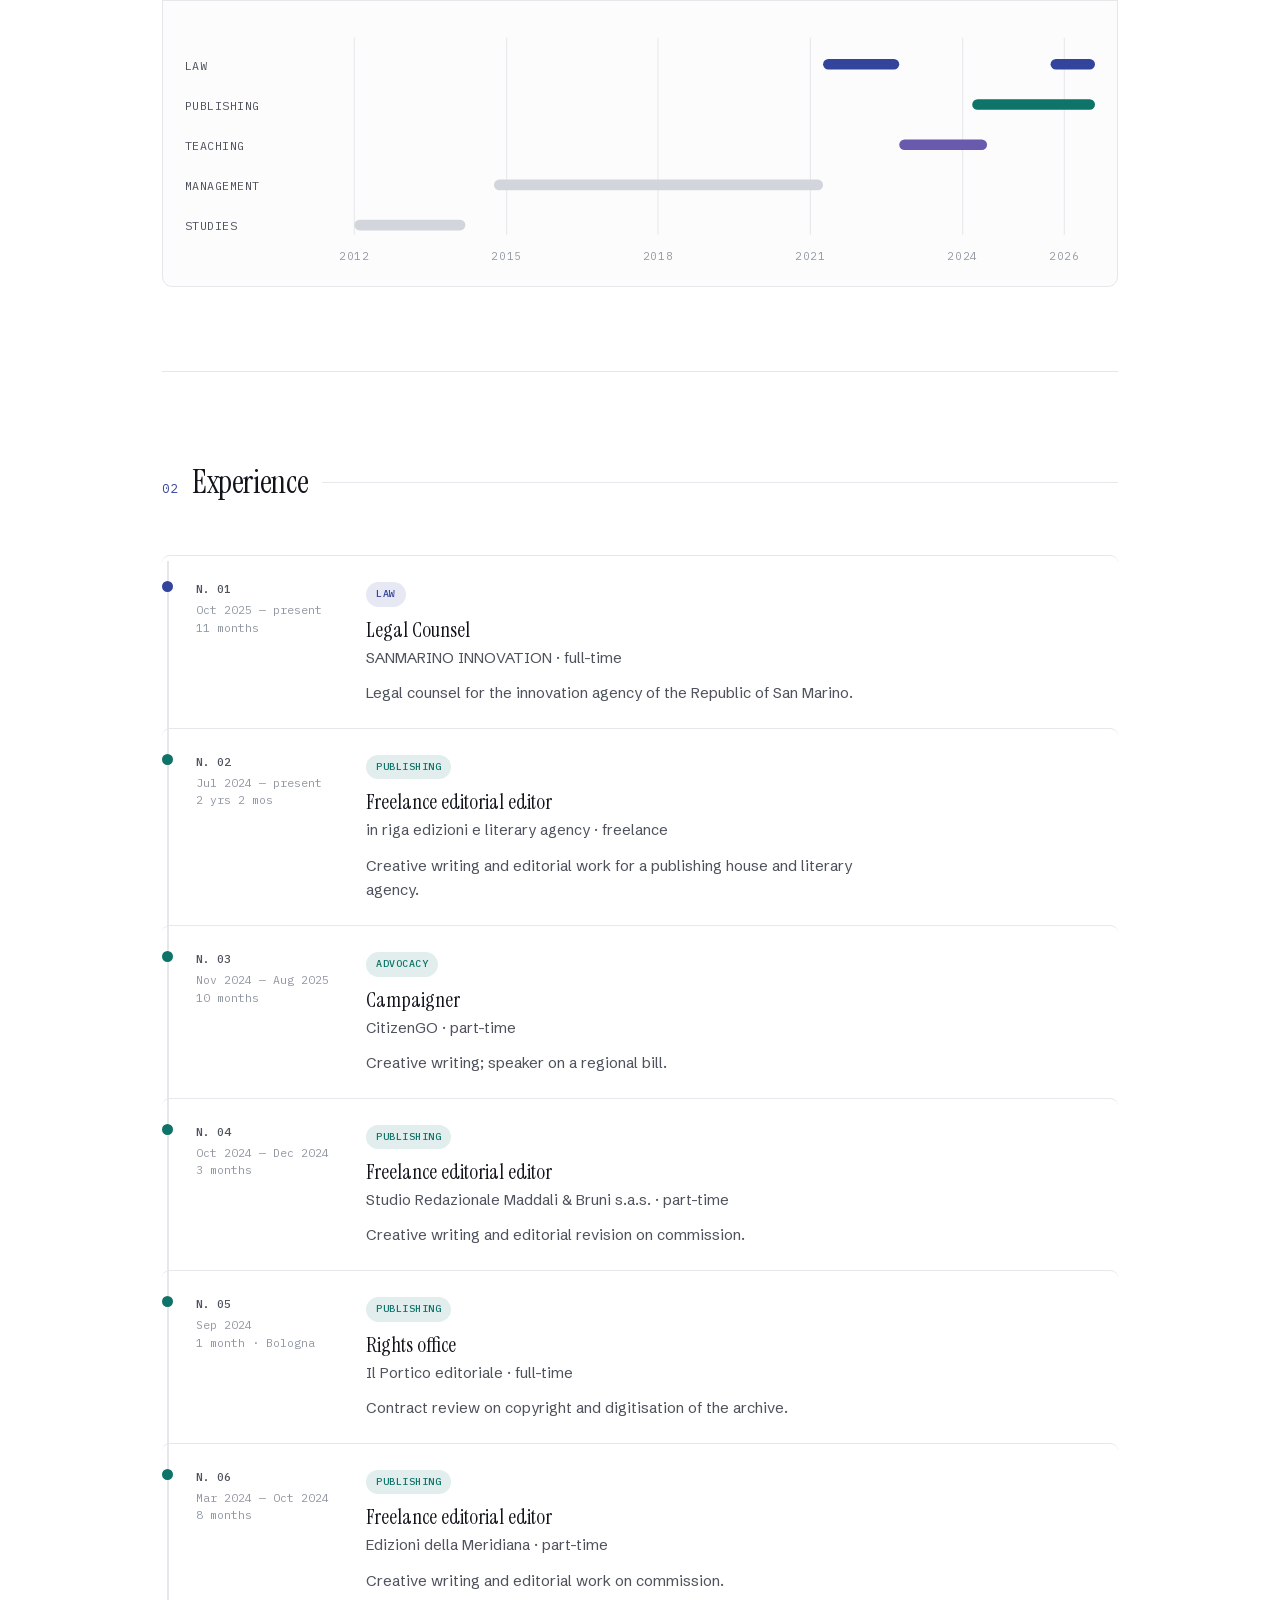
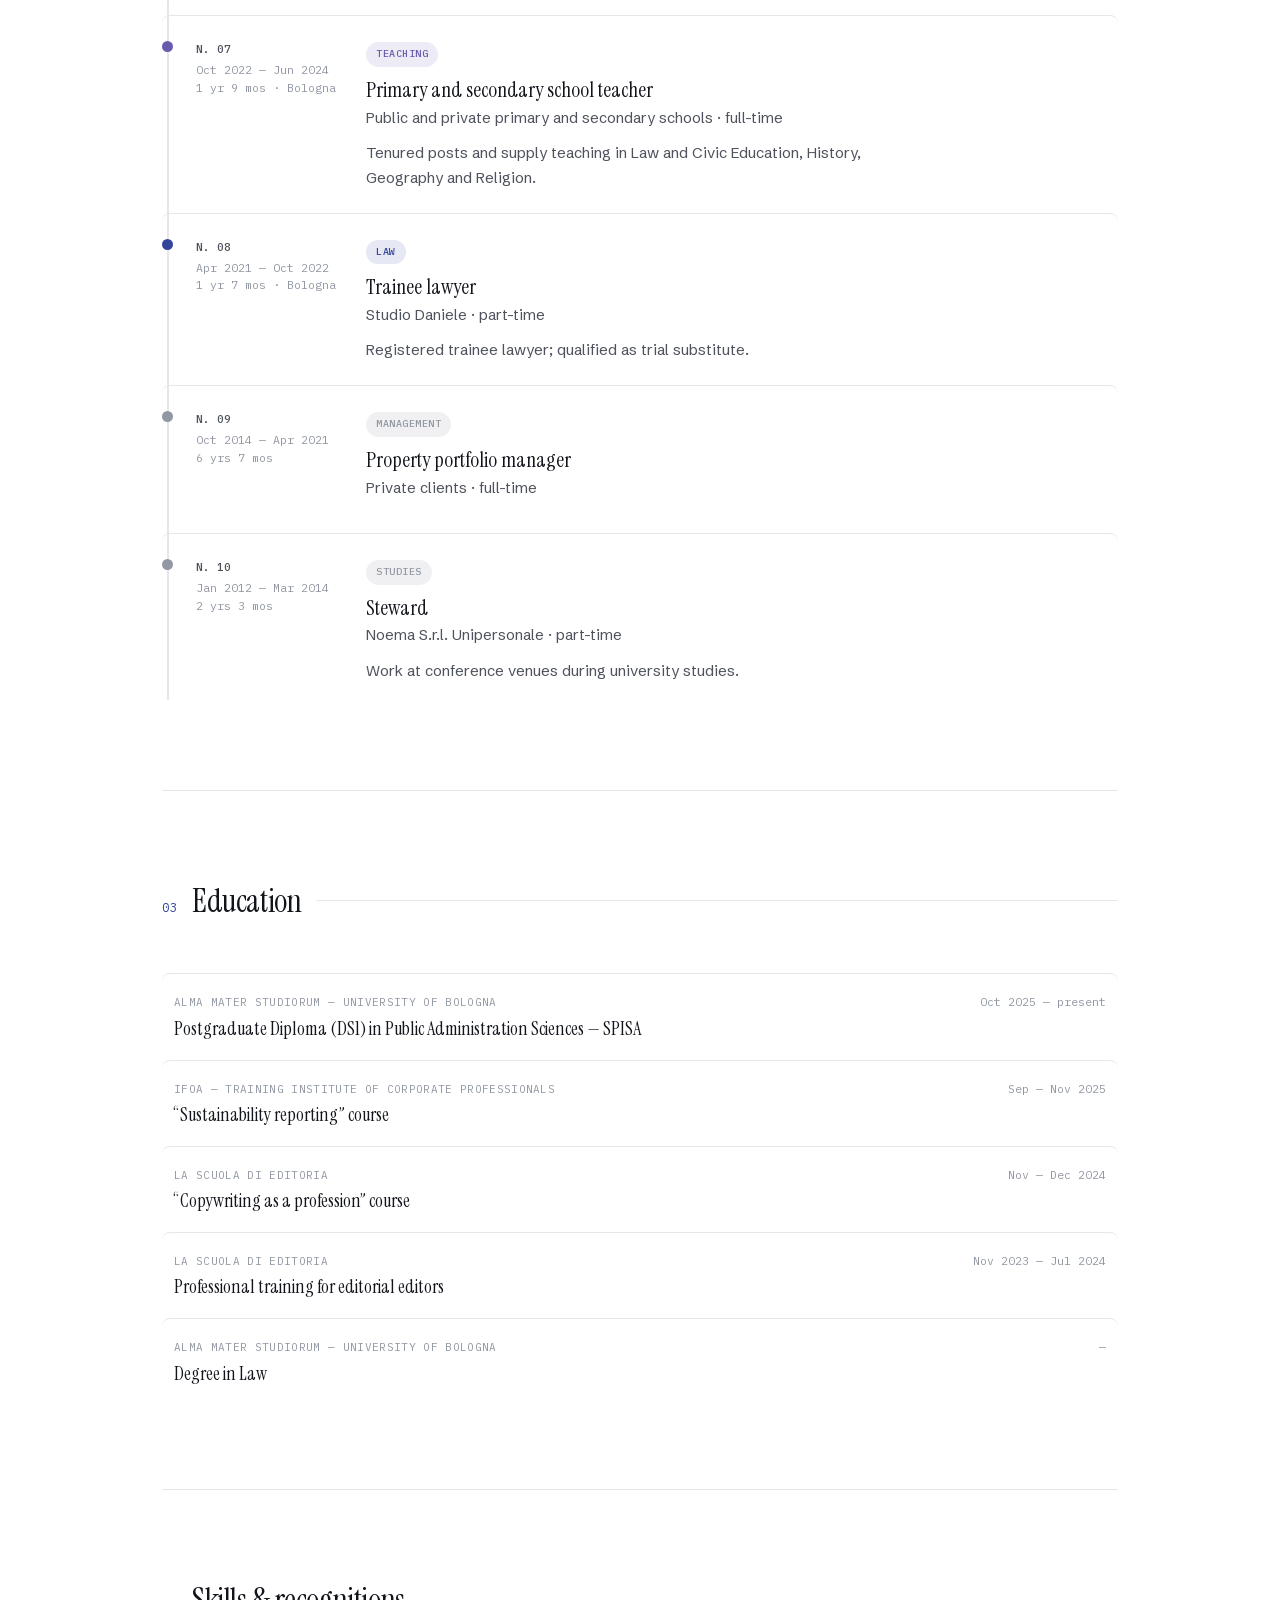
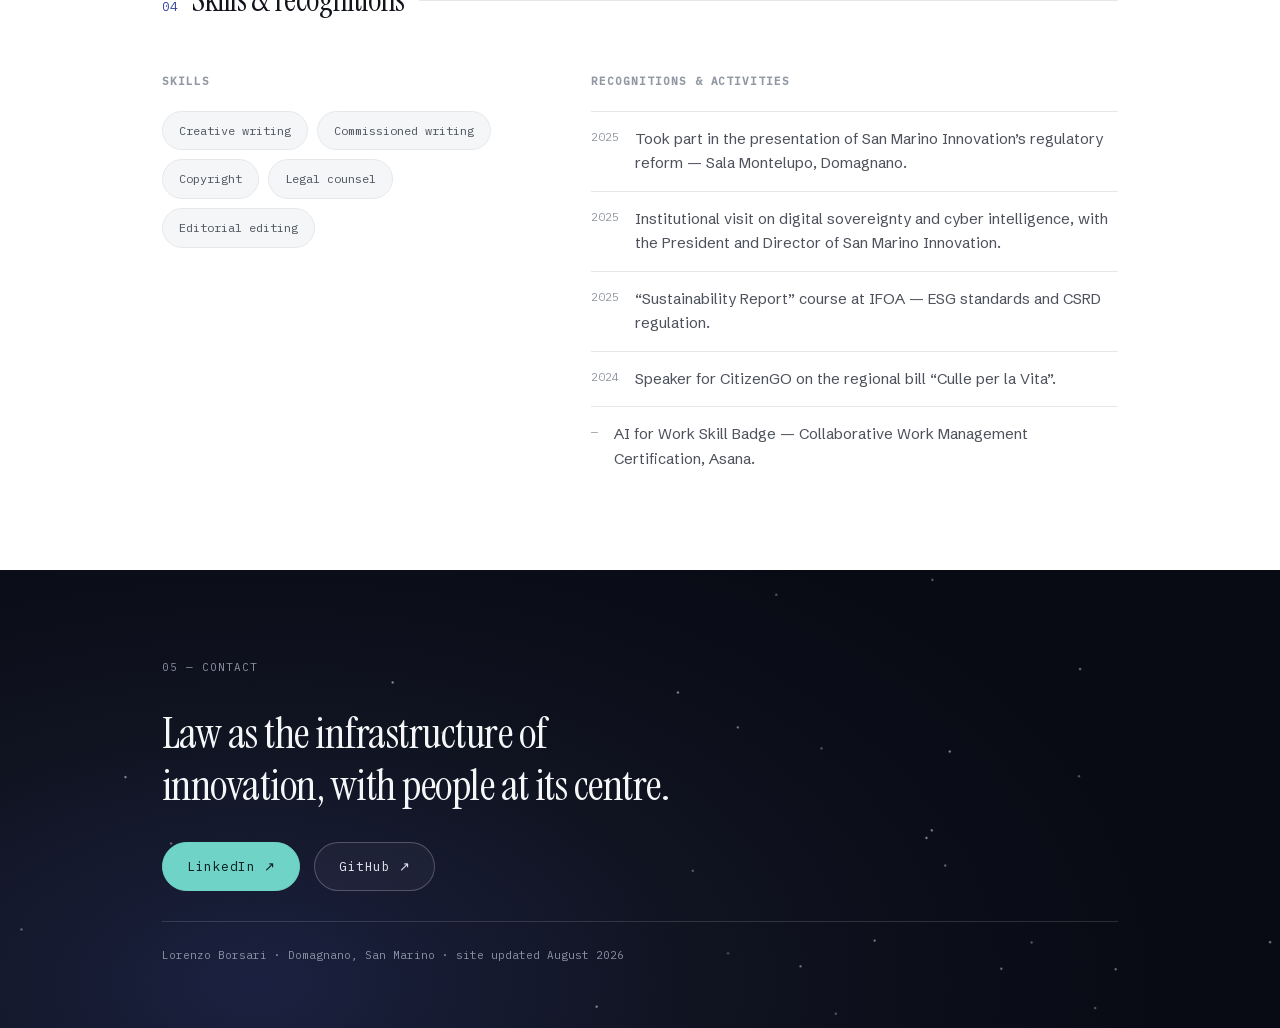
<file: en/index.html>
<!DOCTYPE html>
<html lang="en" data-theme="light">
<head>
  <meta charset="utf-8">
  <meta name="viewport" content="width=device-width, initial-scale=1">
  <title>Lorenzo Borsari — Legal Counsel and editorial editor</title>
  <meta name="description" content="Legal Counsel at San Marino Innovation — freelance editorial editor. Lorenzo’s path begins with a law degree at the Alma Mater Studiorum in Bologna and…">
  <meta name="author" content="Lorenzo Borsari">
  <meta name="robots" content="index, follow, max-image-preview:large, max-snippet:-1">
  <meta name="theme-color" content="#FFFFFF" media="(prefers-color-scheme: light)">
  <meta name="theme-color" content="#0C0F17" media="(prefers-color-scheme: dark)">
  <link rel="canonical" href="https://lorenzoborsari.example/en/">
  <link rel="alternate" hreflang="it" href="https://lorenzoborsari.example/">
  <link rel="alternate" hreflang="en" href="https://lorenzoborsari.example/en/">
  <link rel="alternate" hreflang="es" href="https://lorenzoborsari.example/es/">
  <link rel="alternate" hreflang="x-default" href="https://lorenzoborsari.example/">

  <!-- Social sharing card -->
  <meta property="og:type" content="profile">
  <meta property="og:site_name" content="Lorenzo Borsari">
  <meta property="og:locale" content="en_GB">
  <meta property="og:url" content="https://lorenzoborsari.example/en/">
  <meta property="og:title" content="Lorenzo Borsari — Legal Counsel and editorial editor">
  <meta property="og:description" content="Legal Counsel at San Marino Innovation — freelance editorial editor. Lorenzo’s path begins with a law degree at the Alma Mater Studiorum in Bologna and…">
  <meta property="og:image" content="https://lorenzoborsari.example/assets/img/og-card.png">
  <meta property="og:image:width" content="1200">
  <meta property="og:image:height" content="630">
  <meta property="og:image:alt" content="Lorenzo Borsari — Legal Counsel">
  <meta property="profile:first_name" content="Lorenzo">
  <meta property="profile:last_name" content="Borsari">
  <meta name="twitter:card" content="summary_large_image">
  <meta name="twitter:title" content="Lorenzo Borsari — Legal Counsel and editorial editor">
  <meta name="twitter:description" content="Legal Counsel at San Marino Innovation — freelance editorial editor. Lorenzo’s path begins with a law degree at the Alma Mater Studiorum in Bologna and…">
  <meta name="twitter:image" content="https://lorenzoborsari.example/assets/img/og-card.png">

  <link rel="icon" href="/assets/img/favicon.svg" type="image/svg+xml">
  <link rel="apple-touch-icon" href="/assets/img/apple-touch-icon.png">
  <link rel="manifest" href="/site.webmanifest">

  <!-- Fonts are same-origin now, so preload beats the old third-party preconnect -->
  <link rel="preload" href="/assets/fonts/schibsted-grotesk-400-latin.woff2" as="font" type="font/woff2" crossorigin>
  <link rel="preload" href="/assets/fonts/instrument-serif-400-latin.woff2" as="font" type="font/woff2" crossorigin>
  <link rel="stylesheet" href="/assets/css/site.css">
  <script src="/assets/js/site.js" defer></script>
  <script>
    /* Applied before paint so a returning dark-theme visitor sees no flash. */
    (function () {
      try {
        var t = localStorage.getItem('lb-theme');
        if (t === 'scuro' || (!t && matchMedia('(prefers-color-scheme: dark)').matches)) {
          document.documentElement.setAttribute('data-theme', 'dark');
        }
      } catch (e) {}
      /* Collapse the mobile menu before first paint. Without the attribute the
         panel stays expanded, which is the no-JS fallback. */
      document.documentElement.setAttribute('data-menu', 'closed');
    })();
  </script>

  <script type="application/ld+json">
[
 {
  "@context": "https://schema.org",
  "@type": "Person",
  "@id": "https://lorenzoborsari.example/#person",
  "name": "Lorenzo Borsari",
  "givenName": "Lorenzo",
  "familyName": "Borsari",
  "jobTitle": "Legal Counsel",
  "description": "Legal Counsel at San Marino Innovation — freelance editorial editor",
  "url": "https://lorenzoborsari.example/en/",
  "image": "https://lorenzoborsari.example/assets/img/portrait@2x.jpg",
  "worksFor": {
   "@type": "Organization",
   "name": "San Marino Innovation"
  },
  "address": {
   "@type": "PostalAddress",
   "addressLocality": "Domagnano",
   "addressCountry": "SM"
  },
  "knowsLanguage": [
   {
    "@type": "Language",
    "name": "Italian",
    "alternateName": "it"
   },
   {
    "@type": "Language",
    "name": "English",
    "alternateName": "en"
   },
   {
    "@type": "Language",
    "name": "Spanish",
    "alternateName": "es"
   }
  ],
  "alumniOf": {
   "@type": "CollegeOrUniversity",
   "name": "Alma Mater Studiorum — Università di Bologna"
  },
  "knowsAbout": [
   "Law",
   "Legal counsel",
   "Publishing",
   "Copyright",
   "Teaching"
  ]
 },
 {
  "@context": "https://schema.org",
  "@type": "ProfilePage",
  "url": "https://lorenzoborsari.example/en/",
  "name": "Lorenzo Borsari — Legal Counsel and editorial editor",
  "inLanguage": "en",
  "mainEntity": {
   "@id": "https://lorenzoborsari.example/#person"
  }
 }
]
  </script>
</head>
<body itemscope itemtype="https://schema.org/Person">
  <a href="#profilo" class="skip-link">Skip to content</a>
  <main id="dc-root">
<div class="sc-host" data-sc-name="index"><div data-progress="" style="position: fixed; top: 0px; left: 0px; right: 0px; height: 2.5px; background: linear-gradient(90deg,var(--accent),var(--accent-2),var(--accent-3)); transform: scaleX(0); transform-origin: left center; z-index: 100;"></div><header style="position: sticky; top: 0px; z-index: 60; background: var(--topbar); backdrop-filter: blur(10px); border-bottom: 1px solid var(--line); box-shadow: none;">
<div data-topbar="" style="max-width: 1020px; margin: 0px auto; padding: 14px 32px; display: flex; align-items: center; justify-content: space-between; gap: 16px; transition: padding 0.25s;">
<a data-logo="" href="#top" style="display: flex; align-items: center; gap: 12px; text-decoration: none; color: var(--ink); flex-shrink: 0;">
<svg aria-hidden="true" style="width: 30px; height: 30px; flex-shrink: 0;" viewbox="0 0 40 40">
<rect fill="none" height="38.5" rx="999" stroke="var(--line)" stroke-width="1.5" width="38.5" x="0.75" y="0.75"></rect>
<path d="M12.5 12 V27 H19" fill="none" stroke="var(--accent)" stroke-linecap="round" stroke-linejoin="round" stroke-width="2.2"></path>
<path d="M22 12 H26.5 A3.6 3.6 0 0 1 26.5 19.2 H22 M22 19.2 H27 A3.9 3.9 0 0 1 27 27 H22 V12" fill="none" stroke="var(--accent-2)" stroke-linecap="round" stroke-linejoin="round" stroke-width="2.2"></path>
</svg>
<span style="display: flex; flex-direction: column; line-height: 1.15;">
<span style='font-family: "Schibsted Grotesk", sans-serif; font-weight: 600; font-size: 14.5px; letter-spacing: -0.01em; white-space: nowrap;'>Lorenzo Borsari</span>
<span data-logo-sub="" style='font-family: "IBM Plex Mono", monospace; font-size: 9.5px; letter-spacing: 0.1em; text-transform: uppercase; color: var(--ink-faint); white-space: nowrap; display: block;'>Legal Counsel</span>
</span>
</a>
<nav aria-label="Sections" data-navbar="" id="site-nav" style='display: flex; align-items: center; gap: 4px; padding: 4px; background: var(--surface-2); border: 1px solid var(--line); border-radius: 999px; font-family: "IBM Plex Mono", monospace; font-size: 11px; letter-spacing: 0.05em; text-transform: uppercase; white-space: nowrap; flex-shrink: 0;'>
<a class="scp0" data-nav="profilo" href="#profilo" style="text-decoration: none; color: var(--ink-soft); padding: 8px 14px; border-radius: 999px; transition: background 0.2s, color 0.2s; display: inline-block; background: transparent;"><span>Profile</span></a>
<a class="scp0" data-nav="esperienza" href="#esperienza" style="text-decoration: none; color: var(--ink-soft); padding: 8px 14px; border-radius: 999px; transition: background 0.2s, color 0.2s; display: inline-block; background: transparent;"><span>Experience</span></a>
<a class="scp0" data-nav="formazione" href="#formazione" style="text-decoration: none; color: var(--ink-soft); padding: 8px 14px; border-radius: 999px; transition: background 0.2s, color 0.2s; display: inline-block; background: transparent;"><span>Education</span></a>
<a class="scp0" data-nav="competenze" href="#competenze" style="text-decoration: none; color: var(--ink-soft); padding: 8px 14px; border-radius: 999px; transition: background 0.2s, color 0.2s; display: inline-block; background: transparent;"><span>Skills</span></a>
<a class="scp0" data-nav="contatti" href="#contatti" style="text-decoration: none; color: var(--ink-soft); padding: 8px 14px; border-radius: 999px; transition: background 0.2s, color 0.2s; display: inline-block; background: transparent;"><span>Contact</span></a>
</nav><div data-controls="" style="display: flex; align-items: center; gap: 10px;">

<div data-langs="" style='display: flex; align-items: center; gap: 3px; padding: 4px; background: var(--surface-2); border: 1px solid var(--line); border-radius: 999px; font-family: "IBM Plex Mono", monospace; font-size: 10.5px; letter-spacing: 0.06em; flex-shrink: 0;'>
<a data-lang-link="it" href="/" hreflang="it" lang="it" style='cursor: pointer; border: none; font-family: "IBM Plex Mono", monospace; font-size: 10.5px; letter-spacing: 0.06em; padding: 7px 10px; border-radius: 999px; background: transparent; color: var(--ink-soft); transition: background 0.2s, color 0.2s;;text-decoration:none;display:inline-block;'>IT</a>
<a aria-current="page" data-lang-link="en" href="/en/" hreflang="en" lang="en" style='cursor: pointer; border: none; font-family: "IBM Plex Mono", monospace; font-size: 10.5px; letter-spacing: 0.06em; padding: 7px 10px; border-radius: 999px; background: var(--ink); color: var(--surface); transition: background 0.2s, color 0.2s;;text-decoration:none;display:inline-block;'>EN</a>
<a data-lang-link="es" href="/es/" hreflang="es" lang="es" style='cursor: pointer; border: none; font-family: "IBM Plex Mono", monospace; font-size: 10.5px; letter-spacing: 0.06em; padding: 7px 10px; border-radius: 999px; background: transparent; color: var(--ink-soft); transition: background 0.2s, color 0.2s;;text-decoration:none;display:inline-block;'>ES</a>
</div>
<button aria-label="Switch theme" class="scp0" data-theme-btn="" style="cursor: pointer; display: flex; align-items: center; justify-content: center; width: 38px; height: 38px; border-radius: 999px; background: var(--surface-2); border: 1px solid var(--line); color: var(--ink-soft); flex-shrink: 0; transition: background 0.2s, color 0.2s;" title="Switch theme" type="button">
<svg aria-hidden="true" style="width: 17px; height: 17px;" viewbox="0 0 24 24">
<g data-icon-sun="" fill="none" stroke="currentColor" stroke-linecap="round" stroke-width="1.7">
<circle cx="12" cy="12" r="4.2"></circle>
<path d="M12 3v2.2M12 18.8V21M3 12h2.2M18.8 12H21M5.6 5.6l1.6 1.6M16.8 16.8l1.6 1.6M18.4 5.6l-1.6 1.6M7.2 16.8l-1.6 1.6"></path>
</g>
<path d="M20 14.2A8.2 8.2 0 1 1 10.4 4a6.6 6.6 0 0 0 9.6 10.2z" data-icon-moon="" fill="none" stroke="currentColor" stroke-linejoin="round" stroke-width="1.7" style="display: none;"></path>
</svg>
</button>
<button aria-controls="site-nav" aria-expanded="false" aria-label="Sections menu" class="scp0" data-menu-btn="" style="cursor: pointer; display: none; align-items: center; justify-content: center; width: 44px; height: 44px; border-radius: 999px; background: var(--surface-2); border: 1px solid var(--line); color: var(--ink-soft); flex-shrink: 0; transition: background 0.2s, color 0.2s;" title="Sections menu" type="button">
<svg aria-hidden="true" style="width: 18px; height: 18px;" viewbox="0 0 24 24">
<path d="M4 7h16M4 12h16M4 17h16" data-icon-burger="" fill="none" stroke="currentColor" stroke-linecap="round" stroke-width="1.8"></path>
<path d="M6 6l12 12M18 6L6 18" data-icon-close="" fill="none" stroke="currentColor" stroke-linecap="round" stroke-width="1.8" style="display: none;"></path>
</svg>
</button>
</div>
</div></header><nav aria-label="Indice" data-rail="" style="position: fixed; left: 28px; top: 50%; transform: translateY(-50%); z-index: 40; display: flex; flex-direction: column;">
<a data-rail-item="top" href="#top" style="display: flex; align-items: center; gap: 12px; text-decoration: none; padding: 9px 0px;">
<span style="width: 34px; height: 1.5px; background: var(--accent); transition: width 0.25s, background 0.25s;"></span>
<span style='font-family: "IBM Plex Mono", monospace; font-size: 10.5px; color: var(--ink); white-space: nowrap; transition: color 0.2s;'><span>Start</span></span>
</a>
<a data-rail-item="profilo" href="#profilo" style="display: flex; align-items: center; gap: 12px; text-decoration: none; padding: 9px 0px;">
<span style="width: 20px; height: 1.5px; background: var(--line-strong); transition: width 0.25s, background 0.25s;"></span>
<span style='font-family: "IBM Plex Mono", monospace; font-size: 10.5px; color: var(--ink-faint); white-space: nowrap; transition: color 0.2s;'><span>01 — Profile</span></span>
</a>
<a data-rail-item="esperienza" href="#esperienza" style="display: flex; align-items: center; gap: 12px; text-decoration: none; padding: 9px 0px;">
<span style="width: 20px; height: 1.5px; background: var(--line-strong); transition: width 0.25s, background 0.25s;"></span>
<span style='font-family: "IBM Plex Mono", monospace; font-size: 10.5px; color: var(--ink-faint); white-space: nowrap; transition: color 0.2s;'><span>02 — Experience</span></span>
</a>
<a data-rail-item="formazione" href="#formazione" style="display: flex; align-items: center; gap: 12px; text-decoration: none; padding: 9px 0px;">
<span style="width: 20px; height: 1.5px; background: var(--line-strong); transition: width 0.25s, background 0.25s;"></span>
<span style='font-family: "IBM Plex Mono", monospace; font-size: 10.5px; color: var(--ink-faint); white-space: nowrap; transition: color 0.2s;'><span>03 — Education</span></span>
</a>
<a data-rail-item="competenze" href="#competenze" style="display: flex; align-items: center; gap: 12px; text-decoration: none; padding: 9px 0px;">
<span style="width: 20px; height: 1.5px; background: var(--line-strong); transition: width 0.25s, background 0.25s;"></span>
<span style='font-family: "IBM Plex Mono", monospace; font-size: 10.5px; color: var(--ink-faint); white-space: nowrap; transition: color 0.2s;'><span>04 — Skills</span></span>
</a>
<a data-rail-item="contatti" href="#contatti" style="display: flex; align-items: center; gap: 12px; text-decoration: none; padding: 9px 0px;">
<span style="width: 20px; height: 1.5px; background: var(--line-strong); transition: width 0.25s, background 0.25s;"></span>
<span style='font-family: "IBM Plex Mono", monospace; font-size: 10.5px; color: var(--ink-faint); white-space: nowrap; transition: color 0.2s;'><span>05 — Contact</span></span>
</a>
</nav><section data-sec="" data-stars-wrap="" id="top" style="background: radial-gradient(1200px 700px at 72% 8%, rgb(27, 33, 64) 0%, rgb(16, 19, 32) 45%, rgb(8, 11, 20) 100%); color: rgb(245, 246, 248); position: relative; overflow: hidden; border-bottom: 1px solid var(--line);">
<div aria-hidden="true" style="position: absolute; inset: 0px; background-image: linear-gradient(rgba(255, 255, 255, 0.027) 1px, transparent 1px), linear-gradient(90deg, rgba(255, 255, 255, 0.027) 1px, transparent 1px); background-size: 76px 76px; background-position: center center; animation: 26s linear 0s infinite normal none running gridPan; mask-image: radial-gradient(120% 90% at 70% 20%, rgb(0, 0, 0) 20%, transparent 78%); pointer-events: none;"></div>
<div aria-hidden="true" style="position: absolute; inset: 0px; background: radial-gradient(760px 420px at 80% 10%, rgba(51, 68, 156, 0.26), transparent 66%), radial-gradient(520px 360px at 8% 96%, rgba(14, 115, 104, 0.14), transparent 70%); pointer-events: none;"></div>
<div aria-hidden="true" style="position: absolute; inset: -10% -15%; background: radial-gradient(closest-side, rgba(111, 211, 199, 0.14), transparent 70%); filter: blur(6px); animation: 26s ease-in-out 0s infinite normal none running auroraShift; pointer-events: none;"></div>
<div aria-hidden="true" data-stars="1" style="position: absolute;inset: -10%;animation: 90s linear 0s infinite alternate none running starDriftA, 6s ease-in-out 0s infinite normal none twinkleA;pointer-events: none;"></div>
<div aria-hidden="true" data-stars="2" style="position: absolute;inset: -10%;animation: 130s linear 0s infinite alternate none running starDriftB, 9s ease-in-out 0s infinite normal none twinkleB;pointer-events: none;"></div>
<div aria-hidden="true" data-stars="3" style="position: absolute;inset: -10%;animation: 180s linear 0s infinite alternate none running starDriftA;pointer-events: none;"></div>
<svg aria-hidden="true" preserveaspectratio="xMidYMid slice" style="position: absolute; inset: 0px; width: 100%; height: 100%; pointer-events: none; mask-image: radial-gradient(75% 70% at 50% 45%, rgb(0, 0, 0) 40%, transparent 100%);" viewbox="0 0 1200 620">
<g opacity="0.42" transform="translate(600,300) scale(1.45) translate(-916,-318)">
<g fill="none" stroke="rgba(143,162,242,.55)" stroke-dasharray="620" stroke-linecap="round" stroke-width="1.1" style="animation: 24s ease-in-out 0s infinite normal none running constellationDraw;">
<path d="M1046 396 L916 318 L858 320 L880 292 L864 256 L960 176"></path>
<path d="M858 320 L800 350 L758 328"></path>
</g>
<g fill="rgba(255,255,255,.92)">
<circle cx="1046" cy="396" r="2.4"></circle>
<circle cx="960" cy="176" r="2.6"></circle>
<circle cx="858" cy="320" r="1.9"></circle>
<circle cx="880" cy="292" r="1.9"></circle>
<circle cx="864" cy="256" r="1.7"></circle>
<circle cx="800" cy="350" r="1.7"></circle>
<circle cx="758" cy="328" r="1.6"></circle>
</g>
<g style="animation: 7s ease-in-out 0s infinite normal none running twinkleA;">
<circle cx="916" cy="318" fill="rgba(255,176,120,.16)" r="9"></circle>
<circle cx="916" cy="318" fill="rgba(255,196,150,.95)" r="4.2"></circle>
</g>
<g fill="none" stroke="rgba(245,246,248,.16)" stroke-width="1">
<path d="M916 300 L916 288 M916 336 L916 348 M898 318 L886 318 M934 318 L946 318"></path>
</g>
</g>
</svg>
<div aria-hidden="true" style="position: absolute; left: 8%; top: 6%; width: 150px; height: 1.5px; background: linear-gradient(90deg, rgba(255, 255, 255, 0), rgba(255, 255, 255, 0.85)); border-radius: 999px; animation: 11s ease-in 3s infinite normal none running meteor; pointer-events: none;"></div>
<div aria-hidden="true" style="position: absolute; left: 42%; top: 2%; width: 110px; height: 1.2px; background: linear-gradient(90deg, rgba(255, 255, 255, 0), rgba(111, 211, 199, 0.8)); border-radius: 999px; animation: 17s ease-in 9s infinite normal none running meteor; pointer-events: none;"></div>
<div data-hero-grid="" style="max-width: 1020px; margin: 0px auto; padding: 108px 32px 88px; position: relative; display: grid; grid-template-columns: minmax(0px, 1fr) 268px; gap: 56px; align-items: start;">
<div>
<p style='font-family: "IBM Plex Mono", monospace; font-size: 12.5px; letter-spacing: 0.06em; color: rgb(138, 147, 163); text-transform: uppercase; margin-bottom: 26px; display: flex; align-items: center; gap: 10px; animation: 0.8s cubic-bezier(0.22, 1, 0.36, 1) 0.05s 1 normal both running heroUp;'>
<span style="width: 9px; height: 9px; border-radius: 999px; background: rgb(111, 211, 199); animation: 2.6s ease-in-out 0s infinite normal none running pulseDot;"></span>
        Domagnano, San Marino
      </p>
<h1 itemprop="name" style='font-family: "Instrument Serif", Georgia, serif; font-weight: 400; font-size: clamp(3.2rem, 7.4vw, 5.4rem); line-height: 0.98; letter-spacing: -0.012em; margin-bottom: 18px; animation: 0.8s cubic-bezier(0.22, 1, 0.36, 1) 0.15s 1 normal both running heroUp;'>Lorenzo Borsari</h1>
<p style="font-weight: 500; font-size: clamp(1.05rem, 2vw, 1.32rem); color: rgb(166, 172, 184); margin-bottom: 32px; max-width: 42ch; letter-spacing: -0.005em; animation: 0.8s cubic-bezier(0.22, 1, 0.36, 1) 0.25s 1 normal both running heroUp;" itemprop="jobTitle"><span>Legal Counsel at San Marino Innovation — freelance editorial editor</span></p>
<div style="display: flex; flex-wrap: wrap; gap: 9px; margin-bottom: 38px; animation: 0.8s cubic-bezier(0.22, 1, 0.36, 1) 0.35s 1 normal both running heroUp;">
<span class="scp1" style='display: inline-flex; align-items: center; gap: 8px; font-family: "IBM Plex Mono", monospace; font-size: 11px; font-weight: 500; letter-spacing: 0.03em; text-transform: uppercase; padding: 8px 15px; border-radius: 999px; color: rgb(228, 231, 237); background: rgba(245, 246, 248, 0.06); border: 1px solid rgba(245, 246, 248, 0.16); transition: background 0.2s, border-color 0.2s, transform 0.2s;'>
<span style="width: 6px; height: 6px; border-radius: 999px; flex-shrink: 0; background: var(--accent);"></span><span>Law</span>
</span>
<span class="scp1" style='display: inline-flex; align-items: center; gap: 8px; font-family: "IBM Plex Mono", monospace; font-size: 11px; font-weight: 500; letter-spacing: 0.03em; text-transform: uppercase; padding: 8px 15px; border-radius: 999px; color: rgb(228, 231, 237); background: rgba(245, 246, 248, 0.06); border: 1px solid rgba(245, 246, 248, 0.16); transition: background 0.2s, border-color 0.2s, transform 0.2s;'>
<span style="width: 6px; height: 6px; border-radius: 999px; flex-shrink: 0; background: var(--accent-2);"></span><span>Publishing</span>
</span>
<span class="scp1" style='display: inline-flex; align-items: center; gap: 8px; font-family: "IBM Plex Mono", monospace; font-size: 11px; font-weight: 500; letter-spacing: 0.03em; text-transform: uppercase; padding: 8px 15px; border-radius: 999px; color: rgb(228, 231, 237); background: rgba(245, 246, 248, 0.06); border: 1px solid rgba(245, 246, 248, 0.16); transition: background 0.2s, border-color 0.2s, transform 0.2s;'>
<span style="width: 6px; height: 6px; border-radius: 999px; flex-shrink: 0; background: var(--accent-3);"></span><span>Teaching</span>
</span>
</div>
<p style="max-width: 58ch; font-size: 1.04rem; color: rgb(166, 172, 184); animation: 0.8s cubic-bezier(0.22, 1, 0.36, 1) 0.45s 1 normal both running heroUp;"><span>A lawyer by training, with courtroom practice and a present role as </span><strong style="color: rgb(245, 246, 248); font-weight: 600;"><span>Legal Counsel</span></strong><span> for the innovation agency of the Republic of San Marino. Alongside this, he has worked for years as a </span><strong style="color: rgb(245, 246, 248); font-weight: 600;"><span>freelance editorial editor</span></strong><span> for publishing houses and literary agencies, and previously taught law, history and geography in primary and secondary schools.</span></p>
<div style="display: flex; flex-wrap: wrap; gap: 12px; margin-top: 44px; animation: 0.8s cubic-bezier(0.22, 1, 0.36, 1) 0.55s 1 normal both running heroUp;">
<a class="scp2" href="#esperienza" style='display: inline-flex; align-items: center; gap: 10px; font-family: "IBM Plex Mono", monospace; font-size: 11.5px; letter-spacing: 0.06em; text-transform: uppercase; padding: 13px 24px; border-radius: 999px; background: rgb(111, 211, 199); color: rgb(11, 26, 25); text-decoration: none; border: 1px solid rgb(111, 211, 199); transition: background 0.2s, transform 0.2s, box-shadow 0.2s;'><span>Career path</span> <span aria-hidden="true">↓</span></a>
<a class="scp3" href="#contatti" style='display: inline-flex; align-items: center; gap: 10px; font-family: "IBM Plex Mono", monospace; font-size: 11.5px; letter-spacing: 0.06em; text-transform: uppercase; padding: 13px 24px; border-radius: 999px; background: rgba(245, 246, 248, 0.04); color: rgb(228, 231, 237); text-decoration: none; border: 1px solid rgba(245, 246, 248, 0.24); transition: background 0.2s, border-color 0.2s, transform 0.2s;'><span>Contact</span></a>
</div>
</div>
<aside data-hero-card="" style="animation: 0.9s cubic-bezier(0.22, 1, 0.36, 1) 0.3s 1 normal both running heroUp; display: flex; flex-direction: column; gap: 14px;">
<div class="scp4" style="border: 1px solid rgba(245, 246, 248, 0.14); border-radius: 10px; background: rgba(245, 246, 248, 0.035); overflow: hidden; transition: border-color 0.25s, transform 0.25s;">
<div style='font-family: "IBM Plex Mono", monospace; font-size: 10.5px; letter-spacing: 0.09em; text-transform: uppercase; color: rgb(138, 147, 163); padding: 14px 18px; border-bottom: 1px solid rgba(245, 246, 248, 0.14);'><span>At a glance</span></div>
<div style="display: flex; align-items: center; gap: 15px; padding: 18px; border-bottom: 1px solid rgba(245, 246, 248, 0.14);">
<div style="position: relative; width: 76px; height: 76px; flex-shrink: 0;">
<img alt="Lorenzo Borsari, Legal Counsel at San Marino Innovation" class="portrait" decoding="async" height="76" id="lb-portrait" itemprop="image" src="/assets/img/portrait.jpg" srcset="/assets/img/portrait.jpg 1x, /assets/img/portrait@2x.jpg 2x" width="76"/>
</div>
<div style="min-width: 0px;">
<div style='font-family: "Instrument Serif", Georgia, serif; font-size: 1.2rem; line-height: 1.15;'>Lorenzo<br/>Borsari</div>
<div style='font-family: "IBM Plex Mono", monospace; font-size: 9.5px; letter-spacing: 0.09em; text-transform: uppercase; color: rgb(138, 147, 163); margin-top: 7px;'>Legal Counsel</div>
</div>
</div>
<div style="display: grid; grid-template-columns: 1fr 1fr;">
<div style="padding: 16px 18px; border-right: 1px solid rgba(245, 246, 248, 0.14);">
<div data-count="10" data-suffix="+" style='font-family: "Instrument Serif", Georgia, serif; font-size: 1.65rem; line-height: 1;'>10+</div>
<div style='font-family: "IBM Plex Mono", monospace; font-size: 9.5px; letter-spacing: 0.08em; text-transform: uppercase; color: rgb(138, 147, 163); margin-top: 7px;'><span>Roles</span></div>
</div>
<div style="padding: 16px 18px;">
<div data-count="3" style='font-family: "Instrument Serif", Georgia, serif; font-size: 1.65rem; line-height: 1;'>3</div>
<div style='font-family: "IBM Plex Mono", monospace; font-size: 9.5px; letter-spacing: 0.08em; text-transform: uppercase; color: rgb(138, 147, 163); margin-top: 7px;'><span>Fields</span></div>
</div>
</div>
</div>
</aside>
</div></section><main data-container="" style="max-width: 1020px; margin: 0px auto; padding: 0px 32px;">
<section data-sec="" id="profilo" style="padding: 84px 0px; border-bottom: 1px solid var(--line);">
<div data-reveal="" style="display: flex;align-items: baseline;gap: 14px;margin-bottom: 46px;">
<span style='font-family: "IBM Plex Mono", monospace; font-size: 12.5px; color: var(--accent);'>01</span>
<h2 style='font-family: "Instrument Serif", Georgia, serif; font-weight: 400; font-size: 2rem; letter-spacing: -0.012em;'><span>Profile</span></h2>
<span style="flex: 1 1 0%; height: 1px; background: var(--line); align-self: center;"></span>
</div>
<div data-two-col="" style="display: grid; grid-template-columns: 1.35fr 1fr; gap: 52px; align-items: start;">
<div data-reveal="" style="display: flex;flex-direction: column;gap: 17px;">
<p style="color: var(--ink-soft); font-size: 1.01rem;"><span>Lorenzo’s path begins with a law degree at the Alma Mater Studiorum in Bologna and continues with courtroom practice at Studio Daniele, where he qualified as a trial substitute. Since October 2025 he has put that training at the service of San Marino Innovation, providing legal counsel within the Sammarinese innovation ecosystem.</span></p>
<p style="color: var(--ink-soft); font-size: 1.01rem;"><span>Alongside law, he has long pursued a second, editorial vocation: after professional training in editing and copywriting at La Scuola di Editoria, he works as a freelance editor for several publishing houses and literary agencies, also handling copyright matters and archive digitisation.</span></p>
<p style="color: var(--ink-soft); font-size: 1.01rem;"><span>A third thread leads to the classroom: between 2022 and 2024 he taught Law and Civic Education, History, Geography and Religion in primary and secondary schools in Bologna. Today he keeps studying, between the SPISA postgraduate diploma in Public Administration Sciences and an IFOA programme on sustainability reporting and ESG/CSRD regulation.</span></p>
</div>
<div class="scp5" data-reveal="0.15" style="background: var(--surface-2);border: 1px solid var(--line);border-radius: 10px;overflow: hidden;transition: box-shadow 0.25s, transform 0.25s;">
<div style='font-family: "IBM Plex Mono", monospace; font-size: 10.5px; letter-spacing: 0.09em; text-transform: uppercase; color: var(--ink-faint); padding: 16px 22px; border-bottom: 1px solid var(--line);'><span>At a glance</span></div>
<div style="display: flex; justify-content: space-between; gap: 12px; padding: 13px 22px; font-size: 0.9rem; border-bottom: 1px solid var(--line);">
<span style='color: var(--ink-faint); font-family: "IBM Plex Mono", monospace; font-size: 11px; padding-top: 2px; white-space: nowrap;'><span>Role</span></span>
<span style="text-align: right; font-weight: 500;"><span>Legal Counsel</span></span>
</div>
<div style="display: flex; justify-content: space-between; gap: 12px; padding: 13px 22px; font-size: 0.9rem; border-bottom: 1px solid var(--line);">
<span style='color: var(--ink-faint); font-family: "IBM Plex Mono", monospace; font-size: 11px; padding-top: 2px; white-space: nowrap;'><span>Organisation</span></span>
<span style="text-align: right; font-weight: 500;"><span>San Marino Innovation</span></span>
</div>
<div style="display: flex; justify-content: space-between; gap: 12px; padding: 13px 22px; font-size: 0.9rem; border-bottom: 1px solid var(--line);">
<span style='color: var(--ink-faint); font-family: "IBM Plex Mono", monospace; font-size: 11px; padding-top: 2px; white-space: nowrap;'><span>Degree</span></span>
<span style="text-align: right; font-weight: 500;"><span>Law, Univ. of Bologna</span></span>
</div>
<div style="display: flex; justify-content: space-between; gap: 12px; padding: 13px 22px; font-size: 0.9rem; border-bottom: 1px solid var(--line);">
<span style='color: var(--ink-faint); font-family: "IBM Plex Mono", monospace; font-size: 11px; padding-top: 2px; white-space: nowrap;'><span>In progress</span></span>
<span style="text-align: right; font-weight: 500;"><span>SPISA dipl., Bologna</span></span>
</div>
<div style="display: flex; justify-content: space-between; gap: 12px; padding: 13px 22px; font-size: 0.9rem; border-bottom: 1px solid var(--line);">
<span style='color: var(--ink-faint); font-family: "IBM Plex Mono", monospace; font-size: 11px; padding-top: 2px; white-space: nowrap;'><span>Based in</span></span>
<span style="text-align: right; font-weight: 500;"><span>Domagnano, RSM</span></span>
</div>
<div style="display: flex; justify-content: space-between; gap: 12px; padding: 13px 22px; font-size: 0.9rem;">
<span style='color: var(--ink-faint); font-family: "IBM Plex Mono", monospace; font-size: 11px; padding-top: 2px; white-space: nowrap;'>LinkedIn</span>
<span style="text-align: right; font-weight: 500;"><a href="https://www.linkedin.com/in/lorenzoborsari/" rel="noopener" style="color: var(--accent); text-decoration: none; border-bottom: 1px solid var(--accent);" target="_blank">/in/lorenzoborsari</a></span>
</div>
</div>
</div>
<div data-reveal="" style="margin-top: 56px;border: 1px solid var(--line);border-radius: 10px;background: var(--surface-3);overflow: hidden;">
<div style="display: flex; align-items: baseline; justify-content: space-between; gap: 16px; padding: 16px 22px; border-bottom: 1px solid var(--line);">
<span style='font-family: "IBM Plex Mono", monospace; font-size: 10.5px; letter-spacing: 0.09em; text-transform: uppercase; color: var(--ink-faint);'><span>Three threads, 2012 — 2026</span></span>
<span style='font-family: "IBM Plex Mono", monospace; font-size: 10.5px; color: var(--ink-faint);'><span>length of engagements</span></span>
</div>
<div data-gantt-wrap="" style="padding: 22px 22px 14px;">
<svg aria-label="Chart of activities from 2012 to 2026: studies, management, law, teaching, publishing" data-gantt="" role="img" style='width: 100%; height: auto; display: block; font-family: "IBM Plex Mono", monospace;' viewbox="0 0 860 236">
<g stroke="var(--line)" stroke-width="1">
<line x1="160" x2="160" y1="14" y2="200"></line>
<line x1="304" x2="304" y1="14" y2="200"></line>
<line x1="447" x2="447" y1="14" y2="200"></line>
<line x1="591" x2="591" y1="14" y2="200"></line>
<line x1="735" x2="735" y1="14" y2="200"></line>
<line x1="831" x2="831" y1="14" y2="200"></line>
</g>
<g fill="var(--ink-faint)" font-size="10.5" letter-spacing="0.06em">
<text text-anchor="middle" x="160" y="224">2012</text>
<text text-anchor="middle" x="304" y="224">2015</text>
<text text-anchor="middle" x="447" y="224">2018</text>
<text text-anchor="middle" x="591" y="224">2021</text>
<text text-anchor="middle" x="735" y="224">2024</text>
<text text-anchor="middle" x="831" y="224">2026</text>
</g>
<g fill="var(--ink-soft)" font-size="11" letter-spacing="0.04em">
<text x="0" y="44">LAW</text>
<text x="0" y="82">PUBLISHING</text>
<text x="0" y="120">TEACHING</text>
<text x="0" y="158">MANAGEMENT</text>
<text x="0" y="196">STUDIES</text>
</g>
<g>
<rect data-bar="" fill="var(--accent)" height="10" rx="5" style="transform-box: fill-box;transform-origin: left center;" width="72" x="603" y="34"></rect>
<rect data-bar="" fill="var(--accent)" height="10" rx="5" style="transform-box: fill-box;transform-origin: left center;" width="42" x="818" y="34"></rect>
<rect data-bar="" fill="var(--accent-2)" height="10" rx="5" style="transform-box: fill-box;transform-origin: left center;" width="116" x="744" y="72"></rect>
<rect data-bar="" fill="var(--accent-3)" height="10" rx="5" style="transform-box: fill-box;transform-origin: left center;" width="83" x="675" y="110"></rect>
<rect data-bar="" fill="var(--line-strong)" height="10" rx="5" style="transform-box: fill-box;transform-origin: left center;" width="311" x="292" y="148"></rect>
<rect data-bar="" fill="var(--line-strong)" height="10" rx="5" style="transform-box: fill-box;transform-origin: left center;" width="105" x="160" y="186"></rect>
</g>
</svg>
</div>
</div>
</section>
<section data-sec="" id="esperienza" style="padding: 84px 0px; border-bottom: 1px solid var(--line);">
<div data-reveal="" style="display: flex;align-items: baseline;gap: 14px;margin-bottom: 46px;">
<span style='font-family: "IBM Plex Mono", monospace; font-size: 12.5px; color: var(--accent);'>02</span>
<h2 style='font-family: "Instrument Serif", Georgia, serif; font-weight: 400; font-size: 2rem; letter-spacing: -0.012em;'><span>Experience</span></h2>
<span style="flex: 1 1 0%; height: 1px; background: var(--line); align-self: center;"></span>
</div>
<div data-tl="" style="position: relative;">
<div style="position: absolute; left: 5px; top: 6px; bottom: 6px; width: 1.5px; background: var(--line);"></div>
<div data-tl-fill="" style="position: absolute; left: 5px; top: 6px; bottom: 6px; width: 1.5px; background: linear-gradient(180deg,var(--accent),var(--accent-2),var(--accent-3)); transform: scaleY(0); transform-origin: center top;"></div>
<div class="scp6" data-entry="" data-reveal="" style="display: grid;grid-template-columns: 12px 148px 1fr;gap: 0px 22px;padding: 22px 12px 22px 0px;position: relative;border-top: 1px solid var(--line);border-radius: 8px;transition: background 0.2s;">
<div data-marker="" style="width: 11px; height: 11px; border-radius: 999px; margin-top: 3px; z-index: 1; background: var(--accent); border: 2px solid var(--accent);"></div>
<div style='font-family: "IBM Plex Mono", monospace; font-size: 11.5px; color: var(--ink-faint); line-height: 1.55; padding-top: 2px;'>
<span style="color: var(--ink-soft); font-weight: 500; display: block; margin-bottom: 3px;"><span>N. 01</span></span><span>Oct 2025 — present</span><br/><span>11 months</span>
</div>
<div>
<span style='display: inline-block; font-family: "IBM Plex Mono", monospace; font-size: 10px; font-weight: 500; letter-spacing: 0.05em; text-transform: uppercase; padding: 4px 10px; border-radius: 999px; margin-bottom: 11px; color: var(--accent); background: color-mix(in srgb, var(--accent) 12%, transparent);'><span>Law</span></span>
<div style='font-family: "Instrument Serif", Georgia, serif; font-size: 1.3rem; line-height: 1.2; margin-bottom: 3px;'><span>Legal Counsel</span></div>
<div style="color: var(--ink-soft); font-size: 0.92rem; margin-bottom: 11px;"><span>SANMARINO INNOVATION · full-time</span></div>
<p style="color: var(--ink-soft); font-size: 0.94rem; max-width: 56ch;"><span>Legal counsel for the innovation agency of the Republic of San Marino.</span></p>
</div>
</div>
<div class="scp6" data-entry="" data-reveal="" style="display: grid;grid-template-columns: 12px 148px 1fr;gap: 0px 22px;padding: 22px 12px 22px 0px;position: relative;border-top: 1px solid var(--line);border-radius: 8px;transition: background 0.2s;">
<div data-marker="" style="width: 11px; height: 11px; border-radius: 999px; margin-top: 3px; z-index: 1; background: var(--accent-2); border: 2px solid var(--accent-2);"></div>
<div style='font-family: "IBM Plex Mono", monospace; font-size: 11.5px; color: var(--ink-faint); line-height: 1.55; padding-top: 2px;'>
<span style="color: var(--ink-soft); font-weight: 500; display: block; margin-bottom: 3px;"><span>N. 02</span></span><span>Jul 2024 — present</span><br/><span>2 yrs 2 mos</span>
</div>
<div>
<span style='display: inline-block; font-family: "IBM Plex Mono", monospace; font-size: 10px; font-weight: 500; letter-spacing: 0.05em; text-transform: uppercase; padding: 4px 10px; border-radius: 999px; margin-bottom: 11px; color: var(--accent-2); background: color-mix(in srgb, var(--accent-2) 12%, transparent);'><span>Publishing</span></span>
<div style='font-family: "Instrument Serif", Georgia, serif; font-size: 1.3rem; line-height: 1.2; margin-bottom: 3px;'><span>Freelance editorial editor</span></div>
<div style="color: var(--ink-soft); font-size: 0.92rem; margin-bottom: 11px;"><span>in riga edizioni e literary agency · freelance</span></div>
<p style="color: var(--ink-soft); font-size: 0.94rem; max-width: 56ch;"><span>Creative writing and editorial work for a publishing house and literary agency.</span></p>
</div>
</div>
<div class="scp6" data-entry="" data-reveal="" style="display: grid;grid-template-columns: 12px 148px 1fr;gap: 0px 22px;padding: 22px 12px 22px 0px;position: relative;border-top: 1px solid var(--line);border-radius: 8px;transition: background 0.2s;">
<div data-marker="" style="width: 11px; height: 11px; border-radius: 999px; margin-top: 3px; z-index: 1; background: var(--accent-2); border: 2px solid var(--accent-2);"></div>
<div style='font-family: "IBM Plex Mono", monospace; font-size: 11.5px; color: var(--ink-faint); line-height: 1.55; padding-top: 2px;'>
<span style="color: var(--ink-soft); font-weight: 500; display: block; margin-bottom: 3px;"><span>N. 03</span></span><span>Nov 2024 — Aug 2025</span><br/><span>10 months</span>
</div>
<div>
<span style='display: inline-block; font-family: "IBM Plex Mono", monospace; font-size: 10px; font-weight: 500; letter-spacing: 0.05em; text-transform: uppercase; padding: 4px 10px; border-radius: 999px; margin-bottom: 11px; color: var(--accent-2); background: color-mix(in srgb, var(--accent-2) 12%, transparent);'><span>Advocacy</span></span>
<div style='font-family: "Instrument Serif", Georgia, serif; font-size: 1.3rem; line-height: 1.2; margin-bottom: 3px;'><span>Campaigner</span></div>
<div style="color: var(--ink-soft); font-size: 0.92rem; margin-bottom: 11px;"><span>CitizenGO · part-time</span></div>
<p style="color: var(--ink-soft); font-size: 0.94rem; max-width: 56ch;"><span>Creative writing; speaker on a regional bill.</span></p>
</div>
</div>
<div class="scp6" data-entry="" data-reveal="" style="display: grid;grid-template-columns: 12px 148px 1fr;gap: 0px 22px;padding: 22px 12px 22px 0px;position: relative;border-top: 1px solid var(--line);border-radius: 8px;transition: background 0.2s;">
<div data-marker="" style="width: 11px; height: 11px; border-radius: 999px; margin-top: 3px; z-index: 1; background: var(--accent-2); border: 2px solid var(--accent-2);"></div>
<div style='font-family: "IBM Plex Mono", monospace; font-size: 11.5px; color: var(--ink-faint); line-height: 1.55; padding-top: 2px;'>
<span style="color: var(--ink-soft); font-weight: 500; display: block; margin-bottom: 3px;"><span>N. 04</span></span><span>Oct 2024 — Dec 2024</span><br/><span>3 months</span>
</div>
<div>
<span style='display: inline-block; font-family: "IBM Plex Mono", monospace; font-size: 10px; font-weight: 500; letter-spacing: 0.05em; text-transform: uppercase; padding: 4px 10px; border-radius: 999px; margin-bottom: 11px; color: var(--accent-2); background: color-mix(in srgb, var(--accent-2) 12%, transparent);'><span>Publishing</span></span>
<div style='font-family: "Instrument Serif", Georgia, serif; font-size: 1.3rem; line-height: 1.2; margin-bottom: 3px;'><span>Freelance editorial editor</span></div>
<div style="color: var(--ink-soft); font-size: 0.92rem; margin-bottom: 11px;"><span>Studio Redazionale Maddali &amp; Bruni s.a.s. · part-time</span></div>
<p style="color: var(--ink-soft); font-size: 0.94rem; max-width: 56ch;"><span>Creative writing and editorial revision on commission.</span></p>
</div>
</div>
<div class="scp6" data-entry="" data-reveal="" style="display: grid;grid-template-columns: 12px 148px 1fr;gap: 0px 22px;padding: 22px 12px 22px 0px;position: relative;border-top: 1px solid var(--line);border-radius: 8px;transition: background 0.2s;">
<div data-marker="" style="width: 11px; height: 11px; border-radius: 999px; margin-top: 3px; z-index: 1; background: var(--accent-2); border: 2px solid var(--accent-2);"></div>
<div style='font-family: "IBM Plex Mono", monospace; font-size: 11.5px; color: var(--ink-faint); line-height: 1.55; padding-top: 2px;'>
<span style="color: var(--ink-soft); font-weight: 500; display: block; margin-bottom: 3px;"><span>N. 05</span></span><span>Sep 2024</span><br/><span>1 month · Bologna</span>
</div>
<div>
<span style='display: inline-block; font-family: "IBM Plex Mono", monospace; font-size: 10px; font-weight: 500; letter-spacing: 0.05em; text-transform: uppercase; padding: 4px 10px; border-radius: 999px; margin-bottom: 11px; color: var(--accent-2); background: color-mix(in srgb, var(--accent-2) 12%, transparent);'><span>Publishing</span></span>
<div style='font-family: "Instrument Serif", Georgia, serif; font-size: 1.3rem; line-height: 1.2; margin-bottom: 3px;'><span>Rights office</span></div>
<div style="color: var(--ink-soft); font-size: 0.92rem; margin-bottom: 11px;"><span>Il Portico editoriale · full-time</span></div>
<p style="color: var(--ink-soft); font-size: 0.94rem; max-width: 56ch;"><span>Contract review on copyright and digitisation of the archive.</span></p>
</div>
</div>
<div class="scp6" data-entry="" data-reveal="" style="display: grid;grid-template-columns: 12px 148px 1fr;gap: 0px 22px;padding: 22px 12px 22px 0px;position: relative;border-top: 1px solid var(--line);border-radius: 8px;transition: background 0.2s;">
<div data-marker="" style="width: 11px; height: 11px; border-radius: 999px; margin-top: 3px; z-index: 1; background: var(--accent-2); border: 2px solid var(--accent-2);"></div>
<div style='font-family: "IBM Plex Mono", monospace; font-size: 11.5px; color: var(--ink-faint); line-height: 1.55; padding-top: 2px;'>
<span style="color: var(--ink-soft); font-weight: 500; display: block; margin-bottom: 3px;"><span>N. 06</span></span><span>Mar 2024 — Oct 2024</span><br/><span>8 months</span>
</div>
<div>
<span style='display: inline-block; font-family: "IBM Plex Mono", monospace; font-size: 10px; font-weight: 500; letter-spacing: 0.05em; text-transform: uppercase; padding: 4px 10px; border-radius: 999px; margin-bottom: 11px; color: var(--accent-2); background: color-mix(in srgb, var(--accent-2) 12%, transparent);'><span>Publishing</span></span>
<div style='font-family: "Instrument Serif", Georgia, serif; font-size: 1.3rem; line-height: 1.2; margin-bottom: 3px;'><span>Freelance editorial editor</span></div>
<div style="color: var(--ink-soft); font-size: 0.92rem; margin-bottom: 11px;"><span>Edizioni della Meridiana · part-time</span></div>
<p style="color: var(--ink-soft); font-size: 0.94rem; max-width: 56ch;"><span>Creative writing and editorial work on commission.</span></p>
</div>
</div>
<div class="scp6" data-entry="" data-reveal="" style="display: grid;grid-template-columns: 12px 148px 1fr;gap: 0px 22px;padding: 22px 12px 22px 0px;position: relative;border-top: 1px solid var(--line);border-radius: 8px;transition: background 0.2s;">
<div data-marker="" style="width: 11px; height: 11px; border-radius: 999px; margin-top: 3px; z-index: 1; background: var(--accent-3); border: 2px solid var(--accent-3);"></div>
<div style='font-family: "IBM Plex Mono", monospace; font-size: 11.5px; color: var(--ink-faint); line-height: 1.55; padding-top: 2px;'>
<span style="color: var(--ink-soft); font-weight: 500; display: block; margin-bottom: 3px;"><span>N. 07</span></span><span>Oct 2022 — Jun 2024</span><br/><span>1 yr 9 mos · Bologna</span>
</div>
<div>
<span style='display: inline-block; font-family: "IBM Plex Mono", monospace; font-size: 10px; font-weight: 500; letter-spacing: 0.05em; text-transform: uppercase; padding: 4px 10px; border-radius: 999px; margin-bottom: 11px; color: var(--accent-3); background: color-mix(in srgb, var(--accent-3) 12%, transparent);'><span>Teaching</span></span>
<div style='font-family: "Instrument Serif", Georgia, serif; font-size: 1.3rem; line-height: 1.2; margin-bottom: 3px;'><span>Primary and secondary school teacher</span></div>
<div style="color: var(--ink-soft); font-size: 0.92rem; margin-bottom: 11px;"><span>Public and private primary and secondary schools · full-time</span></div>
<p style="color: var(--ink-soft); font-size: 0.94rem; max-width: 56ch;"><span>Tenured posts and supply teaching in Law and Civic Education, History, Geography and Religion.</span></p>
</div>
</div>
<div class="scp6" data-entry="" data-reveal="" style="display: grid;grid-template-columns: 12px 148px 1fr;gap: 0px 22px;padding: 22px 12px 22px 0px;position: relative;border-top: 1px solid var(--line);border-radius: 8px;transition: background 0.2s;">
<div data-marker="" style="width: 11px; height: 11px; border-radius: 999px; margin-top: 3px; z-index: 1; background: var(--accent); border: 2px solid var(--accent);"></div>
<div style='font-family: "IBM Plex Mono", monospace; font-size: 11.5px; color: var(--ink-faint); line-height: 1.55; padding-top: 2px;'>
<span style="color: var(--ink-soft); font-weight: 500; display: block; margin-bottom: 3px;"><span>N. 08</span></span><span>Apr 2021 — Oct 2022</span><br/><span>1 yr 7 mos · Bologna</span>
</div>
<div>
<span style='display: inline-block; font-family: "IBM Plex Mono", monospace; font-size: 10px; font-weight: 500; letter-spacing: 0.05em; text-transform: uppercase; padding: 4px 10px; border-radius: 999px; margin-bottom: 11px; color: var(--accent); background: color-mix(in srgb, var(--accent) 12%, transparent);'><span>Law</span></span>
<div style='font-family: "Instrument Serif", Georgia, serif; font-size: 1.3rem; line-height: 1.2; margin-bottom: 3px;'><span>Trainee lawyer</span></div>
<div style="color: var(--ink-soft); font-size: 0.92rem; margin-bottom: 11px;"><span>Studio Daniele · part-time</span></div>
<p style="color: var(--ink-soft); font-size: 0.94rem; max-width: 56ch;"><span>Registered trainee lawyer; qualified as trial substitute.</span></p>
</div>
</div>
<div class="scp6" data-entry="" data-reveal="" style="display: grid;grid-template-columns: 12px 148px 1fr;gap: 0px 22px;padding: 22px 12px 22px 0px;position: relative;border-top: 1px solid var(--line);border-radius: 8px;transition: background 0.2s;">
<div data-marker="" style="width: 11px; height: 11px; border-radius: 999px; margin-top: 3px; z-index: 1; background: var(--ink-faint); border: 2px solid var(--ink-faint);"></div>
<div style='font-family: "IBM Plex Mono", monospace; font-size: 11.5px; color: var(--ink-faint); line-height: 1.55; padding-top: 2px;'>
<span style="color: var(--ink-soft); font-weight: 500; display: block; margin-bottom: 3px;"><span>N. 09</span></span><span>Oct 2014 — Apr 2021</span><br/><span>6 yrs 7 mos</span>
</div>
<div>
<span style='display: inline-block; font-family: "IBM Plex Mono", monospace; font-size: 10px; font-weight: 500; letter-spacing: 0.05em; text-transform: uppercase; padding: 4px 10px; border-radius: 999px; margin-bottom: 11px; color: var(--ink-faint); background: color-mix(in srgb, var(--ink-faint) 14%, transparent);'><span>Management</span></span>
<div style='font-family: "Instrument Serif", Georgia, serif; font-size: 1.3rem; line-height: 1.2; margin-bottom: 3px;'><span>Property portfolio manager</span></div>
<div style="color: var(--ink-soft); font-size: 0.92rem; margin-bottom: 11px;"><span>Private clients · full-time</span></div>
<p style="color: var(--ink-soft); font-size: 0.94rem; max-width: 56ch;"><span></span></p>
</div>
</div>
<div class="scp6" data-entry="" data-reveal="" style="display: grid;grid-template-columns: 12px 148px 1fr;gap: 0px 22px;padding: 22px 12px 22px 0px;position: relative;border-top: 1px solid var(--line);border-radius: 8px;transition: background 0.2s;">
<div data-marker="" style="width: 11px; height: 11px; border-radius: 999px; margin-top: 3px; z-index: 1; background: var(--ink-faint); border: 2px solid var(--ink-faint);"></div>
<div style='font-family: "IBM Plex Mono", monospace; font-size: 11.5px; color: var(--ink-faint); line-height: 1.55; padding-top: 2px;'>
<span style="color: var(--ink-soft); font-weight: 500; display: block; margin-bottom: 3px;"><span>N. 10</span></span><span>Jan 2012 — Mar 2014</span><br/><span>2 yrs 3 mos</span>
</div>
<div>
<span style='display: inline-block; font-family: "IBM Plex Mono", monospace; font-size: 10px; font-weight: 500; letter-spacing: 0.05em; text-transform: uppercase; padding: 4px 10px; border-radius: 999px; margin-bottom: 11px; color: var(--ink-faint); background: color-mix(in srgb, var(--ink-faint) 14%, transparent);'><span>Studies</span></span>
<div style='font-family: "Instrument Serif", Georgia, serif; font-size: 1.3rem; line-height: 1.2; margin-bottom: 3px;'><span>Steward</span></div>
<div style="color: var(--ink-soft); font-size: 0.92rem; margin-bottom: 11px;"><span>Noema S.r.l. Unipersonale · part-time</span></div>
<p style="color: var(--ink-soft); font-size: 0.94rem; max-width: 56ch;"><span>Work at conference venues during university studies.</span></p>
</div>
</div>
</div>
</section>
<section data-sec="" id="formazione" style="padding: 84px 0px; border-bottom: 1px solid var(--line);">
<div data-reveal="" style="display: flex;align-items: baseline;gap: 14px;margin-bottom: 46px;">
<span style='font-family: "IBM Plex Mono", monospace; font-size: 12.5px; color: var(--accent);'>03</span>
<h2 style='font-family: "Instrument Serif", Georgia, serif; font-weight: 400; font-size: 2rem; letter-spacing: -0.012em;'><span>Education</span></h2>
<span style="flex: 1 1 0%; height: 1px; background: var(--line); align-self: center;"></span>
</div>
<ul style="list-style: none;">
<li class="scp6" data-reveal="" style="display: grid;grid-template-columns: 1fr auto;gap: 16px;align-items: baseline;padding: 19px 12px;border-top: 1px solid var(--line);border-radius: 8px;transition: background 0.2s;">
<div>
<div style='font-family: "IBM Plex Mono", monospace; font-size: 11px; color: var(--ink-faint); text-transform: uppercase; letter-spacing: 0.03em; margin-bottom: 5px;'><span>Alma Mater Studiorum — University of Bologna</span></div>
<div style='font-family: "Instrument Serif", Georgia, serif; font-size: 1.16rem; line-height: 1.3;'><span>Postgraduate Diploma (DS1) in Public Administration Sciences — SPISA</span></div>
</div>
<div style='font-family: "IBM Plex Mono", monospace; font-size: 11.5px; color: var(--ink-faint); white-space: nowrap; text-align: right;'><span>Oct 2025 — present</span></div>
</li>
<li class="scp6" data-reveal="" style="display: grid;grid-template-columns: 1fr auto;gap: 16px;align-items: baseline;padding: 19px 12px;border-top: 1px solid var(--line);border-radius: 8px;transition: background 0.2s;">
<div>
<div style='font-family: "IBM Plex Mono", monospace; font-size: 11px; color: var(--ink-faint); text-transform: uppercase; letter-spacing: 0.03em; margin-bottom: 5px;'><span>IFOA — Training Institute of Corporate Professionals</span></div>
<div style='font-family: "Instrument Serif", Georgia, serif; font-size: 1.16rem; line-height: 1.3;'><span>“Sustainability reporting” course</span></div>
</div>
<div style='font-family: "IBM Plex Mono", monospace; font-size: 11.5px; color: var(--ink-faint); white-space: nowrap; text-align: right;'><span>Sep — Nov 2025</span></div>
</li>
<li class="scp6" data-reveal="" style="display: grid;grid-template-columns: 1fr auto;gap: 16px;align-items: baseline;padding: 19px 12px;border-top: 1px solid var(--line);border-radius: 8px;transition: background 0.2s;">
<div>
<div style='font-family: "IBM Plex Mono", monospace; font-size: 11px; color: var(--ink-faint); text-transform: uppercase; letter-spacing: 0.03em; margin-bottom: 5px;'><span>La Scuola di Editoria</span></div>
<div style='font-family: "Instrument Serif", Georgia, serif; font-size: 1.16rem; line-height: 1.3;'><span>“Copywriting as a profession” course</span></div>
</div>
<div style='font-family: "IBM Plex Mono", monospace; font-size: 11.5px; color: var(--ink-faint); white-space: nowrap; text-align: right;'><span>Nov — Dec 2024</span></div>
</li>
<li class="scp6" data-reveal="" style="display: grid;grid-template-columns: 1fr auto;gap: 16px;align-items: baseline;padding: 19px 12px;border-top: 1px solid var(--line);border-radius: 8px;transition: background 0.2s;">
<div>
<div style='font-family: "IBM Plex Mono", monospace; font-size: 11px; color: var(--ink-faint); text-transform: uppercase; letter-spacing: 0.03em; margin-bottom: 5px;'><span>La Scuola di Editoria</span></div>
<div style='font-family: "Instrument Serif", Georgia, serif; font-size: 1.16rem; line-height: 1.3;'><span>Professional training for editorial editors</span></div>
</div>
<div style='font-family: "IBM Plex Mono", monospace; font-size: 11.5px; color: var(--ink-faint); white-space: nowrap; text-align: right;'><span>Nov 2023 — Jul 2024</span></div>
</li>
<li class="scp6" data-reveal="" style="display: grid;grid-template-columns: 1fr auto;gap: 16px;align-items: baseline;padding: 19px 12px;border-top: 1px solid var(--line);border-radius: 8px;transition: background 0.2s;">
<div>
<div style='font-family: "IBM Plex Mono", monospace; font-size: 11px; color: var(--ink-faint); text-transform: uppercase; letter-spacing: 0.03em; margin-bottom: 5px;'><span>Alma Mater Studiorum — University of Bologna</span></div>
<div style='font-family: "Instrument Serif", Georgia, serif; font-size: 1.16rem; line-height: 1.3;'><span>Degree in Law</span></div>
</div>
<div style='font-family: "IBM Plex Mono", monospace; font-size: 11.5px; color: var(--ink-faint); white-space: nowrap; text-align: right;'><span>—</span></div>
</li>
</ul>
</section>
<section data-sec="" id="competenze" style="padding: 84px 0px;">
<div data-reveal="" style="display: flex;align-items: baseline;gap: 14px;margin-bottom: 46px;">
<span style='font-family: "IBM Plex Mono", monospace; font-size: 12.5px; color: var(--accent);'>04</span>
<h2 style='font-family: "Instrument Serif", Georgia, serif; font-weight: 400; font-size: 2rem; letter-spacing: -0.012em;'><span>Skills &amp; recognitions</span></h2>
<span style="flex: 1 1 0%; height: 1px; background: var(--line); align-self: center;"></span>
</div>
<div data-two-col="" style="display: grid; grid-template-columns: 1fr 1.4fr; gap: 52px;">
<div data-reveal="">
<h3 style='font-family: "IBM Plex Mono", monospace; font-size: 11px; letter-spacing: 0.09em; text-transform: uppercase; color: var(--ink-faint); margin-bottom: 20px;'><span>Skills</span></h3>
<div style="display: flex; flex-wrap: wrap; gap: 9px;">
<span class="scp7" style='font-family: "IBM Plex Mono", monospace; font-size: 12px; padding: 9px 16px; background: var(--surface-2); border: 1px solid var(--line); border-radius: 999px; color: var(--ink-soft); transition: transform 0.2s, border-color 0.2s, color 0.2s;'><span>Creative writing</span></span>
<span class="scp7" style='font-family: "IBM Plex Mono", monospace; font-size: 12px; padding: 9px 16px; background: var(--surface-2); border: 1px solid var(--line); border-radius: 999px; color: var(--ink-soft); transition: transform 0.2s, border-color 0.2s, color 0.2s;'><span>Commissioned writing</span></span>
<span class="scp7" style='font-family: "IBM Plex Mono", monospace; font-size: 12px; padding: 9px 16px; background: var(--surface-2); border: 1px solid var(--line); border-radius: 999px; color: var(--ink-soft); transition: transform 0.2s, border-color 0.2s, color 0.2s;'><span>Copyright</span></span>
<span class="scp7" style='font-family: "IBM Plex Mono", monospace; font-size: 12px; padding: 9px 16px; background: var(--surface-2); border: 1px solid var(--line); border-radius: 999px; color: var(--ink-soft); transition: transform 0.2s, border-color 0.2s, color 0.2s;'><span>Legal counsel</span></span>
<span class="scp7" style='font-family: "IBM Plex Mono", monospace; font-size: 12px; padding: 9px 16px; background: var(--surface-2); border: 1px solid var(--line); border-radius: 999px; color: var(--ink-soft); transition: transform 0.2s, border-color 0.2s, color 0.2s;'><span>Editorial editing</span></span>
</div>
</div>
<div data-reveal="0.12">
<h3 style='font-family: "IBM Plex Mono", monospace; font-size: 11px; letter-spacing: 0.09em; text-transform: uppercase; color: var(--ink-faint); margin-bottom: 20px;'><span>Recognitions &amp; activities</span></h3>
<ul style="list-style: none;">
<li style="display: flex; gap: 16px; padding: 15px 0px; font-size: 0.93rem; color: var(--ink-soft); border-top: 1px solid var(--line);">
<span style='font-family: "IBM Plex Mono", monospace; font-size: 11.5px; color: var(--ink-faint); white-space: nowrap; padding-top: 1px;'><span>2025</span></span>
<span><span>Took part in the presentation of San Marino Innovation’s regulatory reform — Sala Montelupo, Domagnano.</span></span>
</li>
<li style="display: flex; gap: 16px; padding: 15px 0px; font-size: 0.93rem; color: var(--ink-soft); border-top: 1px solid var(--line);">
<span style='font-family: "IBM Plex Mono", monospace; font-size: 11.5px; color: var(--ink-faint); white-space: nowrap; padding-top: 1px;'><span>2025</span></span>
<span><span>Institutional visit on digital sovereignty and cyber intelligence, with the President and Director of San Marino Innovation.</span></span>
</li>
<li style="display: flex; gap: 16px; padding: 15px 0px; font-size: 0.93rem; color: var(--ink-soft); border-top: 1px solid var(--line);">
<span style='font-family: "IBM Plex Mono", monospace; font-size: 11.5px; color: var(--ink-faint); white-space: nowrap; padding-top: 1px;'><span>2025</span></span>
<span><span>“Sustainability Report” course at IFOA — ESG standards and CSRD regulation.</span></span>
</li>
<li style="display: flex; gap: 16px; padding: 15px 0px; font-size: 0.93rem; color: var(--ink-soft); border-top: 1px solid var(--line);">
<span style='font-family: "IBM Plex Mono", monospace; font-size: 11.5px; color: var(--ink-faint); white-space: nowrap; padding-top: 1px;'><span>2024</span></span>
<span><span>Speaker for CitizenGO on the regional bill “Culle per la Vita”.</span></span>
</li>
<li style="display: flex; gap: 16px; padding: 15px 0px; font-size: 0.93rem; color: var(--ink-soft); border-top: 1px solid var(--line);">
<span style='font-family: "IBM Plex Mono", monospace; font-size: 11.5px; color: var(--ink-faint); white-space: nowrap; padding-top: 1px;'><span>—</span></span>
<span><span>AI for Work Skill Badge — Collaborative Work Management Certification, Asana.</span></span>
</li>
</ul>
</div>
</div>
</section></main><section data-sec="" id="contatti" style="background: radial-gradient(900px 520px at 20% 90%, rgb(27, 33, 64) 0%, rgb(16, 19, 32) 50%, rgb(8, 11, 20) 100%); color: rgb(245, 246, 248); position: relative; overflow: hidden;">
<div aria-hidden="true" data-stars="4" style="position: absolute;inset: -10%;animation: 140s linear 0s infinite alternate none paused starDriftB, 11s ease-in-out 0s infinite normal none twinkleB;pointer-events: none;"></div>
<div style="max-width: 1020px; margin: 0px auto; padding: 88px 32px 64px; position: relative; display: flex; flex-direction: column; align-items: flex-start; gap: 30px;">
<p data-reveal="" style='font-family: "IBM Plex Mono", monospace;font-size: 11px;letter-spacing: 0.09em;text-transform: uppercase;color: rgb(138, 147, 163);'><span>05 — Contact</span></p>
<p data-reveal="" style='font-family: "Instrument Serif", Georgia, serif;font-size: clamp(1.9rem, 4vw, 2.7rem);letter-spacing: -0.012em;max-width: 26ch;line-height: 1.22;'><span>Law as the infrastructure of innovation, with people at its centre.</span></p>
<div data-reveal="0.12" style="display: flex;gap: 14px;flex-wrap: wrap;">
<a class="scp2" href="https://www.linkedin.com/in/lorenzoborsari/" rel="noopener" style='font-family: "IBM Plex Mono", monospace; font-size: 12.5px; letter-spacing: 0.04em; text-decoration: none; color: rgb(11, 26, 25); background: rgb(111, 211, 199); padding: 13px 24px; border: 1px solid rgb(111, 211, 199); border-radius: 999px; transition: background 0.2s, transform 0.2s, box-shadow 0.2s;' target="_blank">LinkedIn ↗</a>
<a class="scp3" href="https://github.com/lorenzoborsari" rel="noopener" style='font-family: "IBM Plex Mono", monospace; font-size: 12.5px; letter-spacing: 0.04em; text-decoration: none; color: rgb(228, 231, 237); background: rgba(245, 246, 248, 0.04); padding: 13px 24px; border: 1px solid rgba(245, 246, 248, 0.24); border-radius: 999px; transition: background 0.2s, border-color 0.2s, transform 0.2s;' target="_blank">GitHub ↗</a>
</div>
<p style='font-family: "IBM Plex Mono", monospace; font-size: 11px; color: rgb(138, 147, 163); padding-top: 24px; border-top: 1px solid rgba(245, 246, 248, 0.14); width: 100%;'><span>Lorenzo Borsari · Domagnano, San Marino · site updated August 2026</span></p>
</div></section></div>
  </main>
</body>
</html>
</file>
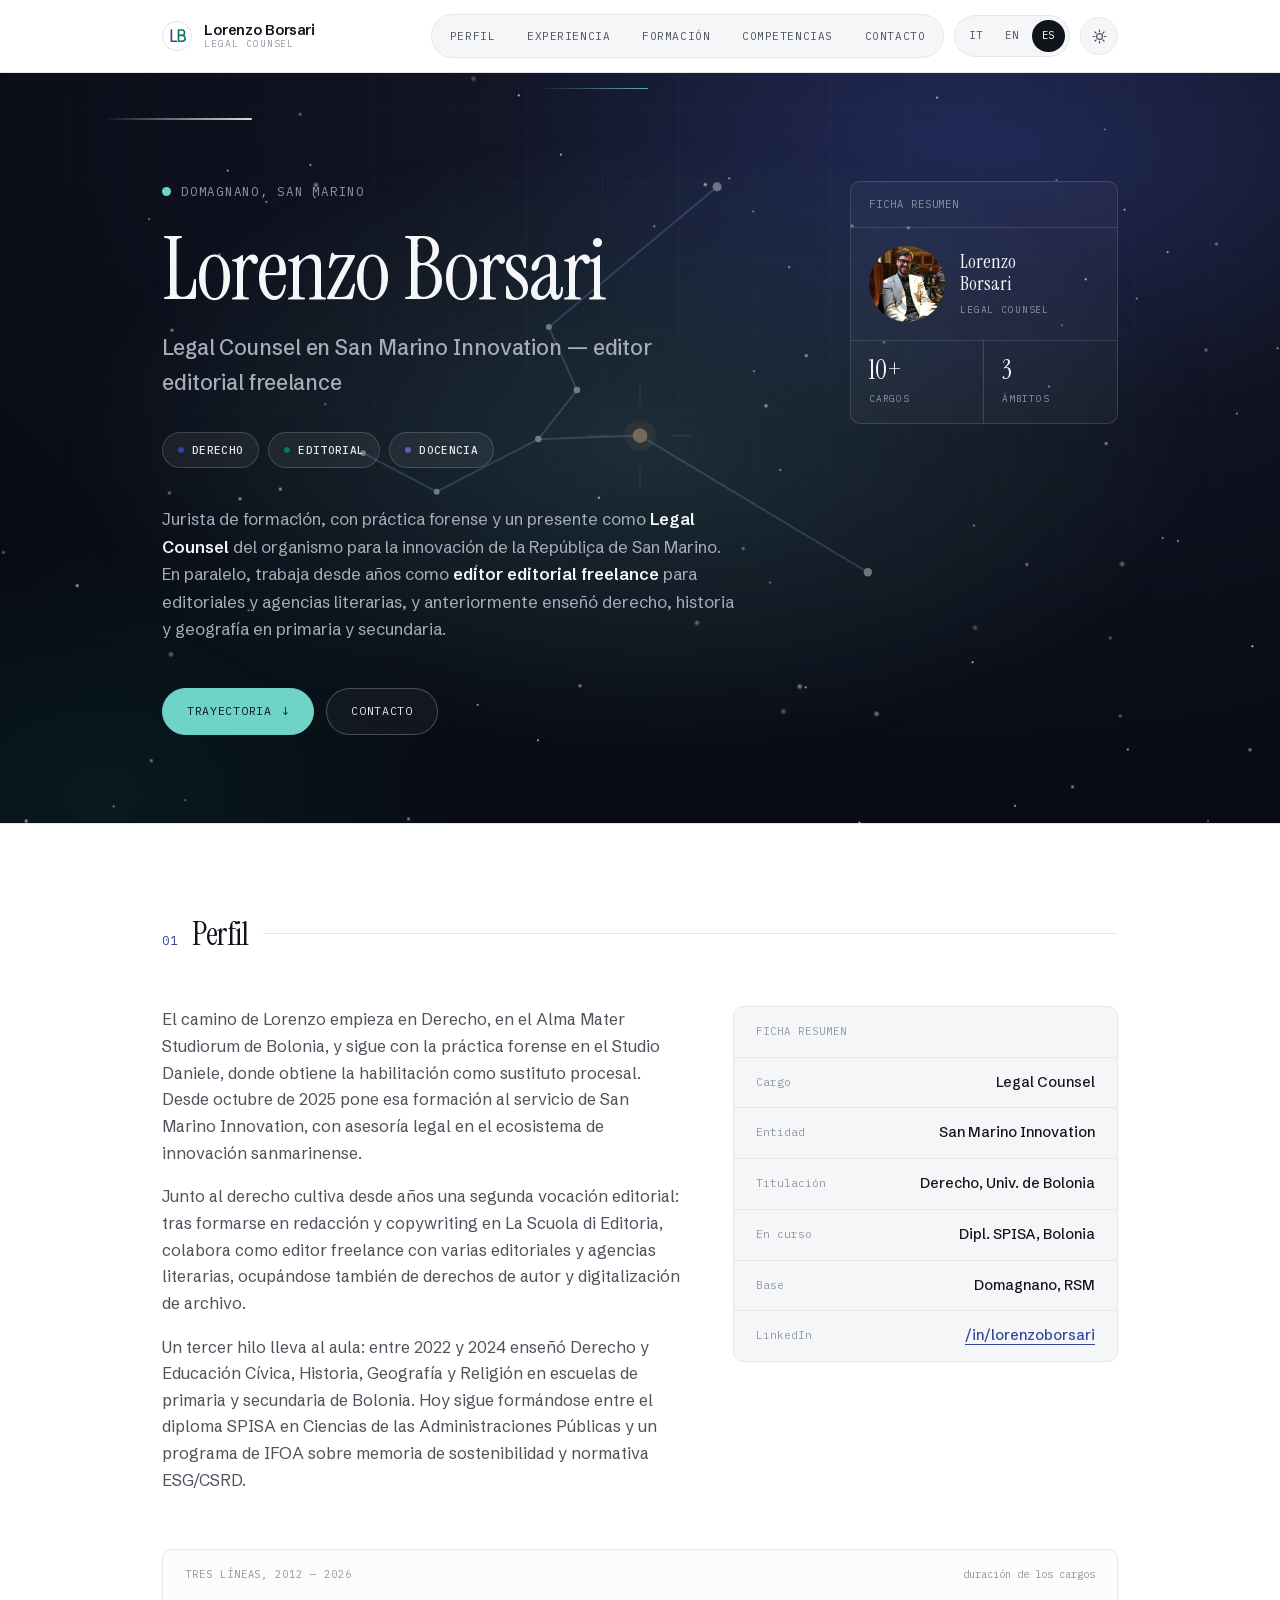
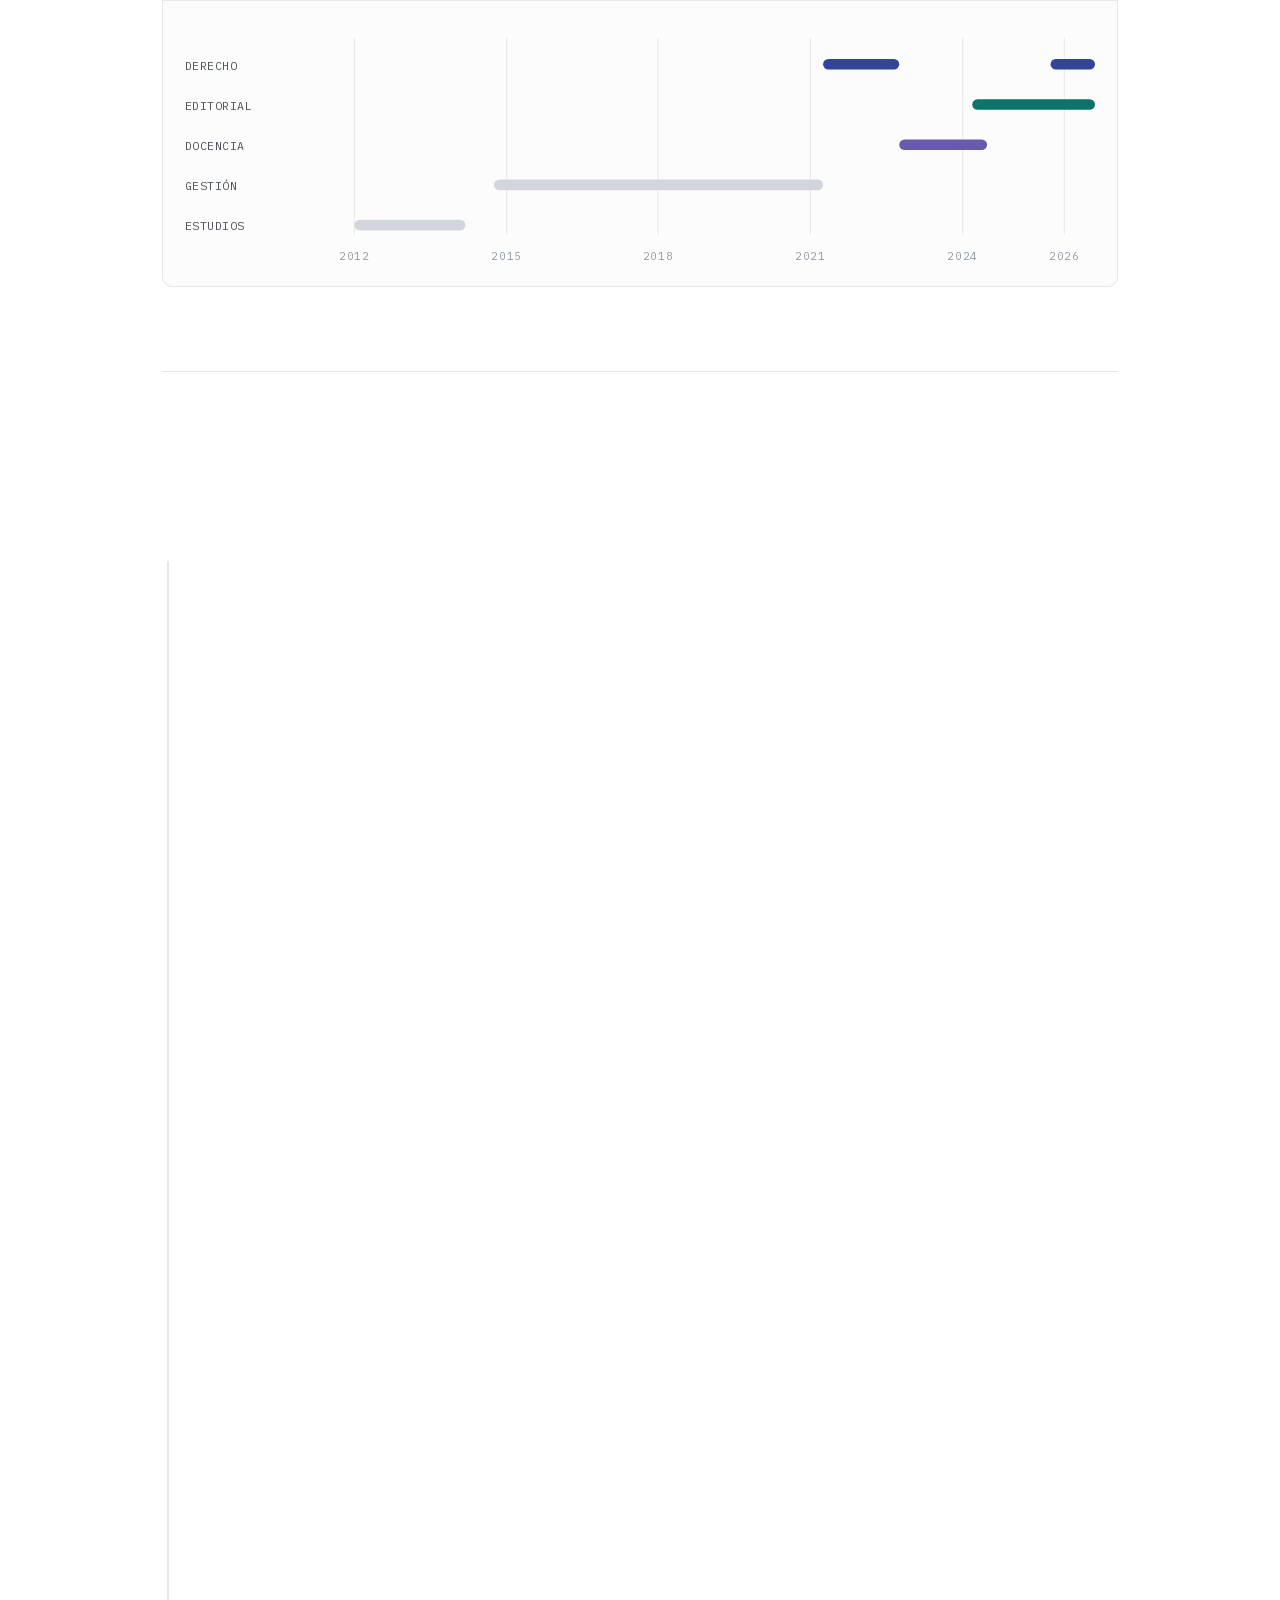
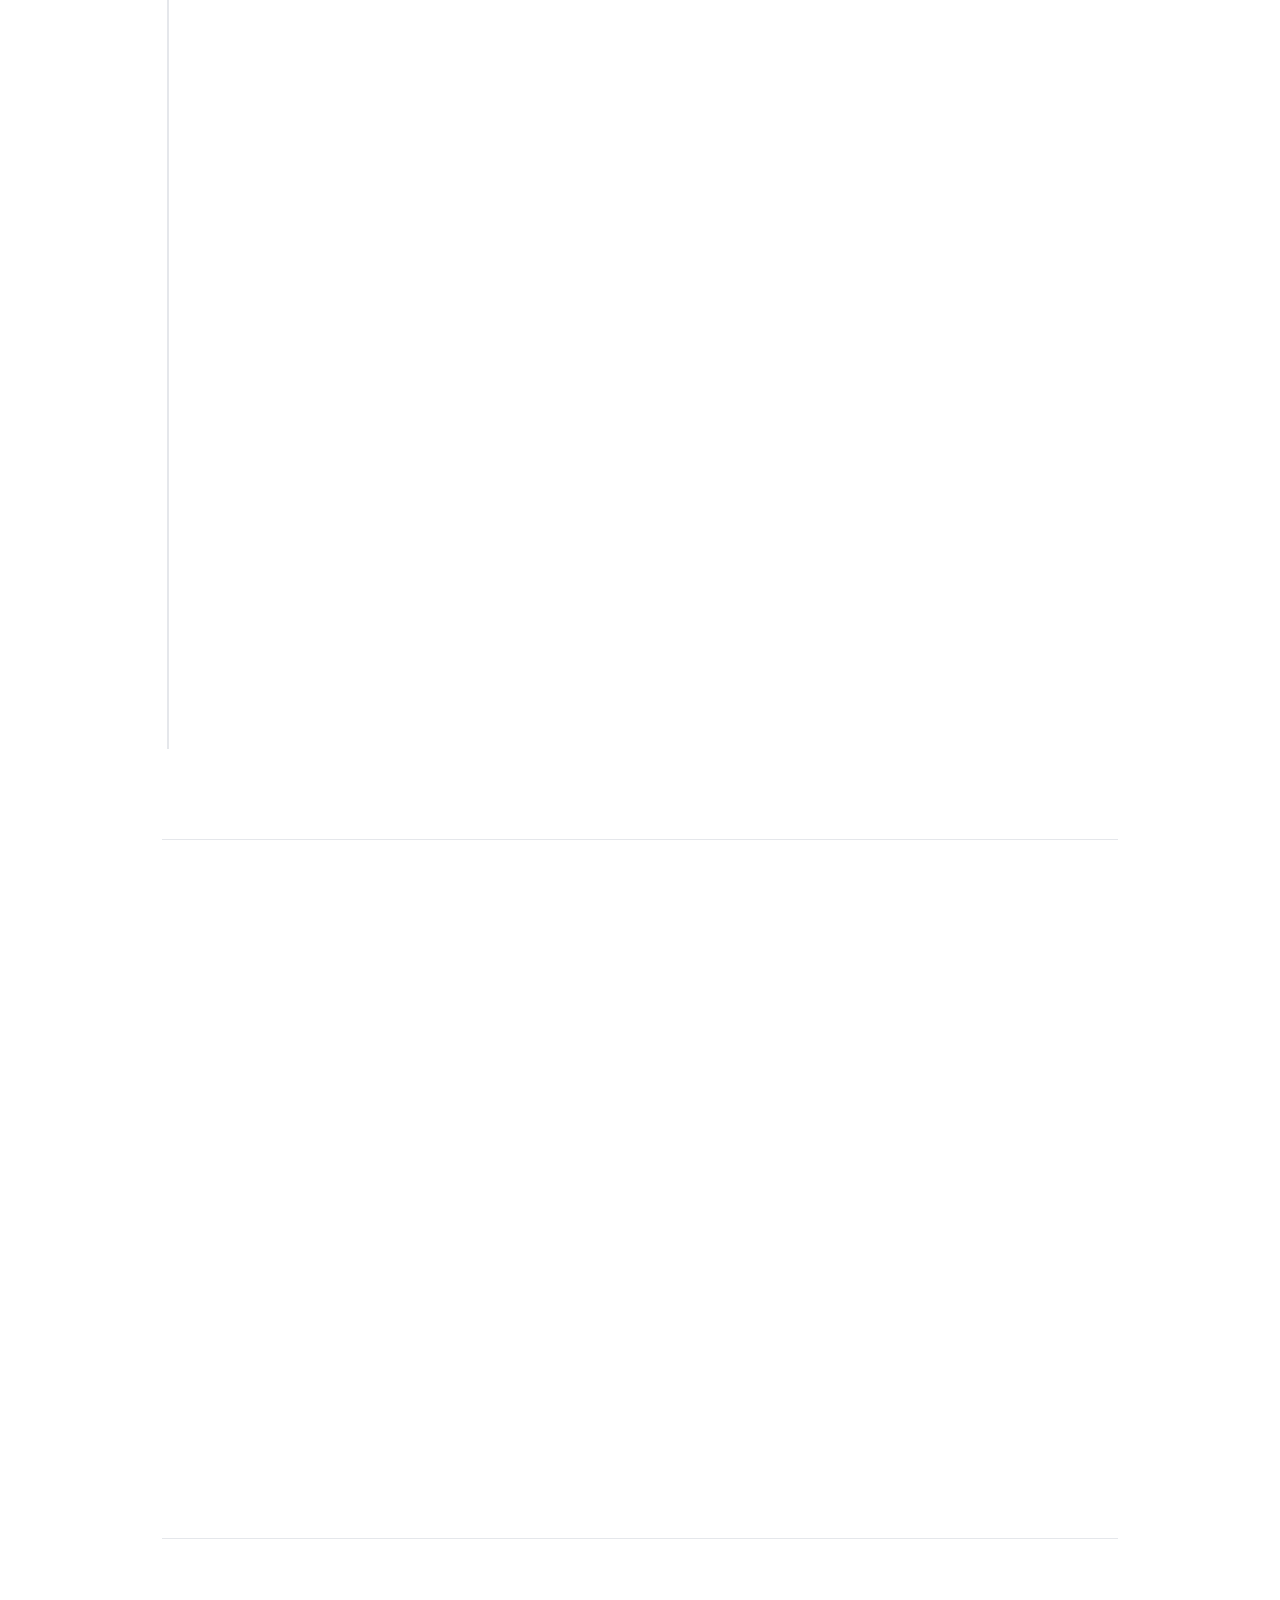
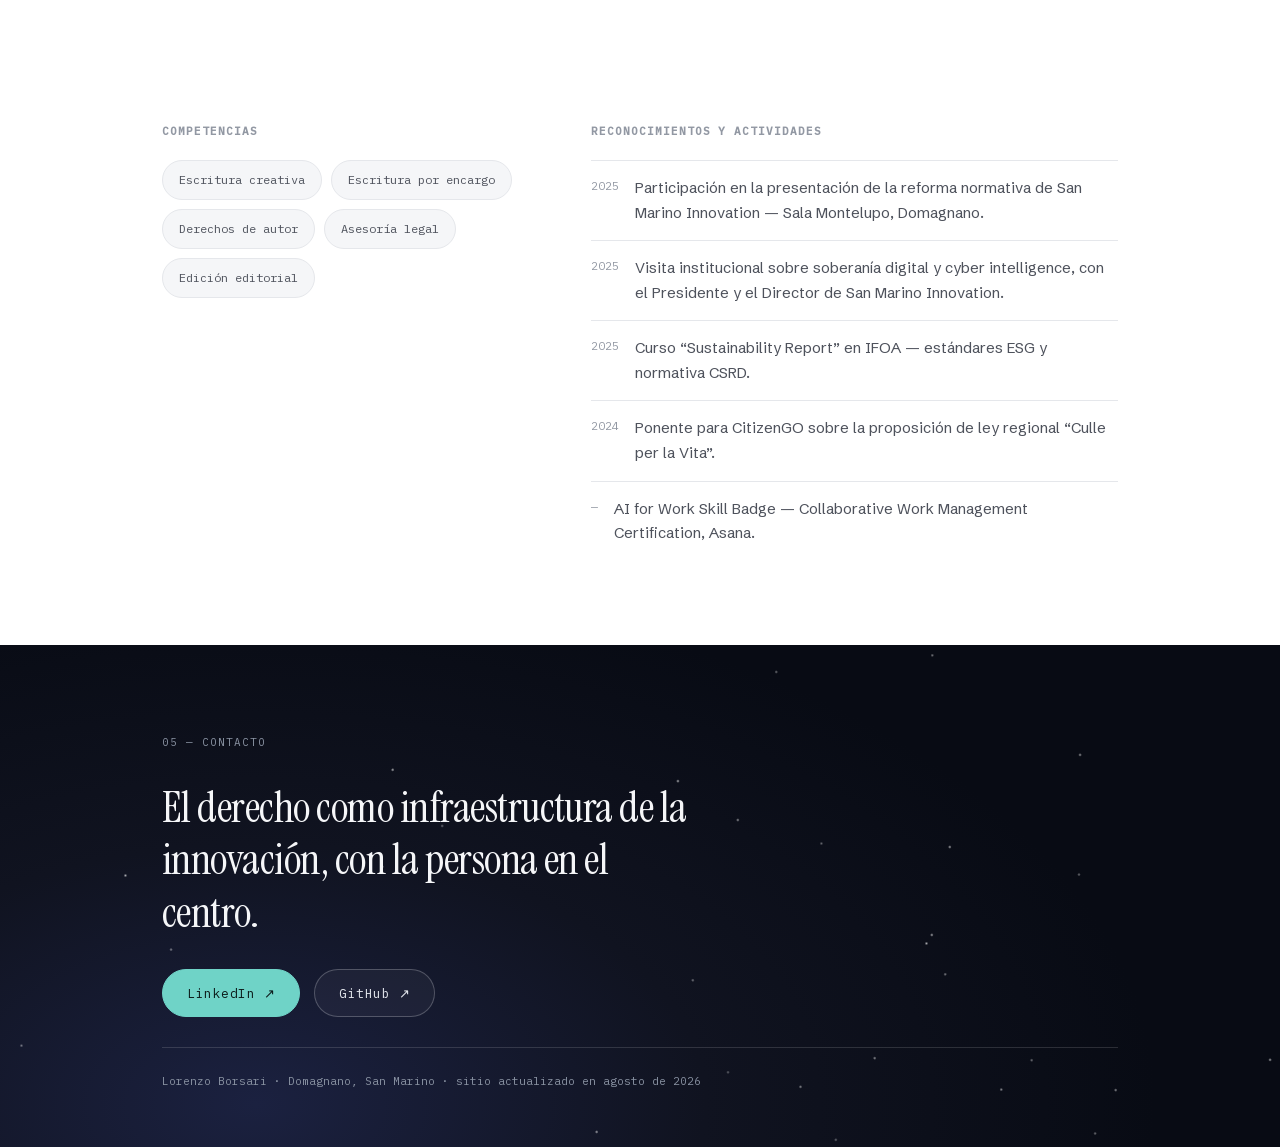
<file: es/index.html>
<!DOCTYPE html>
<html lang="es" data-theme="light">
<head>
  <meta charset="utf-8">
  <meta name="viewport" content="width=device-width, initial-scale=1">
  <title>Lorenzo Borsari — Legal Counsel y editor editorial</title>
  <meta name="description" content="Legal Counsel en San Marino Innovation — editor editorial freelance. El camino de Lorenzo empieza en Derecho, en el Alma Mater Studiorum de Bolonia, y sigue…">
  <meta name="author" content="Lorenzo Borsari">
  <meta name="robots" content="index, follow, max-image-preview:large, max-snippet:-1">
  <meta name="theme-color" content="#FFFFFF" media="(prefers-color-scheme: light)">
  <meta name="theme-color" content="#0C0F17" media="(prefers-color-scheme: dark)">
  <link rel="canonical" href="https://lorenzoborsari.example/es/">
  <link rel="alternate" hreflang="it" href="https://lorenzoborsari.example/">
  <link rel="alternate" hreflang="en" href="https://lorenzoborsari.example/en/">
  <link rel="alternate" hreflang="es" href="https://lorenzoborsari.example/es/">
  <link rel="alternate" hreflang="x-default" href="https://lorenzoborsari.example/">

  <!-- Social sharing card -->
  <meta property="og:type" content="profile">
  <meta property="og:site_name" content="Lorenzo Borsari">
  <meta property="og:locale" content="es_ES">
  <meta property="og:url" content="https://lorenzoborsari.example/es/">
  <meta property="og:title" content="Lorenzo Borsari — Legal Counsel y editor editorial">
  <meta property="og:description" content="Legal Counsel en San Marino Innovation — editor editorial freelance. El camino de Lorenzo empieza en Derecho, en el Alma Mater Studiorum de Bolonia, y sigue…">
  <meta property="og:image" content="https://lorenzoborsari.example/assets/img/og-card.png">
  <meta property="og:image:width" content="1200">
  <meta property="og:image:height" content="630">
  <meta property="og:image:alt" content="Lorenzo Borsari — Legal Counsel">
  <meta property="profile:first_name" content="Lorenzo">
  <meta property="profile:last_name" content="Borsari">
  <meta name="twitter:card" content="summary_large_image">
  <meta name="twitter:title" content="Lorenzo Borsari — Legal Counsel y editor editorial">
  <meta name="twitter:description" content="Legal Counsel en San Marino Innovation — editor editorial freelance. El camino de Lorenzo empieza en Derecho, en el Alma Mater Studiorum de Bolonia, y sigue…">
  <meta name="twitter:image" content="https://lorenzoborsari.example/assets/img/og-card.png">

  <link rel="icon" href="/assets/img/favicon.svg" type="image/svg+xml">
  <link rel="apple-touch-icon" href="/assets/img/apple-touch-icon.png">
  <link rel="manifest" href="/site.webmanifest">

  <!-- Fonts are same-origin now, so preload beats the old third-party preconnect -->
  <link rel="preload" href="/assets/fonts/schibsted-grotesk-400-latin.woff2" as="font" type="font/woff2" crossorigin>
  <link rel="preload" href="/assets/fonts/instrument-serif-400-latin.woff2" as="font" type="font/woff2" crossorigin>
  <link rel="stylesheet" href="/assets/css/site.css">
  <script src="/assets/js/site.js" defer></script>
  <script>
    /* Applied before paint so a returning dark-theme visitor sees no flash. */
    (function () {
      try {
        var t = localStorage.getItem('lb-theme');
        if (t === 'scuro' || (!t && matchMedia('(prefers-color-scheme: dark)').matches)) {
          document.documentElement.setAttribute('data-theme', 'dark');
        }
      } catch (e) {}
      /* Collapse the mobile menu before first paint. Without the attribute the
         panel stays expanded, which is the no-JS fallback. */
      document.documentElement.setAttribute('data-menu', 'closed');
    })();
  </script>

  <script type="application/ld+json">
[
 {
  "@context": "https://schema.org",
  "@type": "Person",
  "@id": "https://lorenzoborsari.example/#person",
  "name": "Lorenzo Borsari",
  "givenName": "Lorenzo",
  "familyName": "Borsari",
  "jobTitle": "Legal Counsel",
  "description": "Legal Counsel en San Marino Innovation — editor editorial freelance",
  "url": "https://lorenzoborsari.example/es/",
  "image": "https://lorenzoborsari.example/assets/img/portrait@2x.jpg",
  "worksFor": {
   "@type": "Organization",
   "name": "San Marino Innovation"
  },
  "address": {
   "@type": "PostalAddress",
   "addressLocality": "Domagnano",
   "addressCountry": "SM"
  },
  "knowsLanguage": [
   {
    "@type": "Language",
    "name": "Italian",
    "alternateName": "it"
   },
   {
    "@type": "Language",
    "name": "English",
    "alternateName": "en"
   },
   {
    "@type": "Language",
    "name": "Spanish",
    "alternateName": "es"
   }
  ],
  "alumniOf": {
   "@type": "CollegeOrUniversity",
   "name": "Alma Mater Studiorum — Università di Bologna"
  },
  "knowsAbout": [
   "Derecho",
   "Asesoría legal",
   "Edición",
   "Derechos de autor",
   "Enseñanza"
  ]
 },
 {
  "@context": "https://schema.org",
  "@type": "ProfilePage",
  "url": "https://lorenzoborsari.example/es/",
  "name": "Lorenzo Borsari — Legal Counsel y editor editorial",
  "inLanguage": "es",
  "mainEntity": {
   "@id": "https://lorenzoborsari.example/#person"
  }
 }
]
  </script>
</head>
<body itemscope itemtype="https://schema.org/Person">
  <a href="#profilo" class="skip-link">Ir al contenido</a>
  <main id="dc-root">
<div class="sc-host" data-sc-name="index"><div data-progress="" style="position: fixed; top: 0px; left: 0px; right: 0px; height: 2.5px; background: linear-gradient(90deg,var(--accent),var(--accent-2),var(--accent-3)); transform: scaleX(0); transform-origin: left center; z-index: 100;"></div><header style="position: sticky; top: 0px; z-index: 60; background: var(--topbar); backdrop-filter: blur(10px); border-bottom: 1px solid var(--line); box-shadow: none;">
<div data-topbar="" style="max-width: 1020px; margin: 0px auto; padding: 14px 32px; display: flex; align-items: center; justify-content: space-between; gap: 16px; transition: padding 0.25s;">
<a data-logo="" href="#top" style="display: flex; align-items: center; gap: 12px; text-decoration: none; color: var(--ink); flex-shrink: 0;">
<svg aria-hidden="true" style="width: 30px; height: 30px; flex-shrink: 0;" viewbox="0 0 40 40">
<rect fill="none" height="38.5" rx="999" stroke="var(--line)" stroke-width="1.5" width="38.5" x="0.75" y="0.75"></rect>
<path d="M12.5 12 V27 H19" fill="none" stroke="var(--accent)" stroke-linecap="round" stroke-linejoin="round" stroke-width="2.2"></path>
<path d="M22 12 H26.5 A3.6 3.6 0 0 1 26.5 19.2 H22 M22 19.2 H27 A3.9 3.9 0 0 1 27 27 H22 V12" fill="none" stroke="var(--accent-2)" stroke-linecap="round" stroke-linejoin="round" stroke-width="2.2"></path>
</svg>
<span style="display: flex; flex-direction: column; line-height: 1.15;">
<span style='font-family: "Schibsted Grotesk", sans-serif; font-weight: 600; font-size: 14.5px; letter-spacing: -0.01em; white-space: nowrap;'>Lorenzo Borsari</span>
<span data-logo-sub="" style='font-family: "IBM Plex Mono", monospace; font-size: 9.5px; letter-spacing: 0.1em; text-transform: uppercase; color: var(--ink-faint); white-space: nowrap; display: block;'>Legal Counsel</span>
</span>
</a>
<nav aria-label="Secciones" data-navbar="" id="site-nav" style='display: flex; align-items: center; gap: 4px; padding: 4px; background: var(--surface-2); border: 1px solid var(--line); border-radius: 999px; font-family: "IBM Plex Mono", monospace; font-size: 11px; letter-spacing: 0.05em; text-transform: uppercase; white-space: nowrap; flex-shrink: 0;'>
<a class="scp0" data-nav="profilo" href="#profilo" style="text-decoration: none; color: var(--ink-soft); padding: 8px 14px; border-radius: 999px; transition: background 0.2s, color 0.2s; display: inline-block; background: transparent;"><span>Perfil</span></a>
<a class="scp0" data-nav="esperienza" href="#esperienza" style="text-decoration: none; color: var(--ink-soft); padding: 8px 14px; border-radius: 999px; transition: background 0.2s, color 0.2s; display: inline-block; background: transparent;"><span>Experiencia</span></a>
<a class="scp0" data-nav="formazione" href="#formazione" style="text-decoration: none; color: var(--ink-soft); padding: 8px 14px; border-radius: 999px; transition: background 0.2s, color 0.2s; display: inline-block; background: transparent;"><span>Formación</span></a>
<a class="scp0" data-nav="competenze" href="#competenze" style="text-decoration: none; color: var(--ink-soft); padding: 8px 14px; border-radius: 999px; transition: background 0.2s, color 0.2s; display: inline-block; background: transparent;"><span>Competencias</span></a>
<a class="scp0" data-nav="contatti" href="#contatti" style="text-decoration: none; color: var(--ink-soft); padding: 8px 14px; border-radius: 999px; transition: background 0.2s, color 0.2s; display: inline-block; background: transparent;"><span>Contacto</span></a>
</nav><div data-controls="" style="display: flex; align-items: center; gap: 10px;">

<div data-langs="" style='display: flex; align-items: center; gap: 3px; padding: 4px; background: var(--surface-2); border: 1px solid var(--line); border-radius: 999px; font-family: "IBM Plex Mono", monospace; font-size: 10.5px; letter-spacing: 0.06em; flex-shrink: 0;'>
<a data-lang-link="it" href="/" hreflang="it" lang="it" style='cursor: pointer; border: none; font-family: "IBM Plex Mono", monospace; font-size: 10.5px; letter-spacing: 0.06em; padding: 7px 10px; border-radius: 999px; background: transparent; color: var(--ink-soft); transition: background 0.2s, color 0.2s;;text-decoration:none;display:inline-block;'>IT</a>
<a data-lang-link="en" href="/en/" hreflang="en" lang="en" style='cursor: pointer; border: none; font-family: "IBM Plex Mono", monospace; font-size: 10.5px; letter-spacing: 0.06em; padding: 7px 10px; border-radius: 999px; background: transparent; color: var(--ink-soft); transition: background 0.2s, color 0.2s;;text-decoration:none;display:inline-block;'>EN</a>
<a aria-current="page" data-lang-link="es" href="/es/" hreflang="es" lang="es" style='cursor: pointer; border: none; font-family: "IBM Plex Mono", monospace; font-size: 10.5px; letter-spacing: 0.06em; padding: 7px 10px; border-radius: 999px; background: var(--ink); color: var(--surface); transition: background 0.2s, color 0.2s;;text-decoration:none;display:inline-block;'>ES</a>
</div>
<button aria-label="Cambiar tema" class="scp0" data-theme-btn="" style="cursor: pointer; display: flex; align-items: center; justify-content: center; width: 38px; height: 38px; border-radius: 999px; background: var(--surface-2); border: 1px solid var(--line); color: var(--ink-soft); flex-shrink: 0; transition: background 0.2s, color 0.2s;" title="Cambiar tema" type="button">
<svg aria-hidden="true" style="width: 17px; height: 17px;" viewbox="0 0 24 24">
<g data-icon-sun="" fill="none" stroke="currentColor" stroke-linecap="round" stroke-width="1.7">
<circle cx="12" cy="12" r="4.2"></circle>
<path d="M12 3v2.2M12 18.8V21M3 12h2.2M18.8 12H21M5.6 5.6l1.6 1.6M16.8 16.8l1.6 1.6M18.4 5.6l-1.6 1.6M7.2 16.8l-1.6 1.6"></path>
</g>
<path d="M20 14.2A8.2 8.2 0 1 1 10.4 4a6.6 6.6 0 0 0 9.6 10.2z" data-icon-moon="" fill="none" stroke="currentColor" stroke-linejoin="round" stroke-width="1.7" style="display: none;"></path>
</svg>
</button>
<button aria-controls="site-nav" aria-expanded="false" aria-label="Menú de secciones" class="scp0" data-menu-btn="" style="cursor: pointer; display: none; align-items: center; justify-content: center; width: 44px; height: 44px; border-radius: 999px; background: var(--surface-2); border: 1px solid var(--line); color: var(--ink-soft); flex-shrink: 0; transition: background 0.2s, color 0.2s;" title="Menú de secciones" type="button">
<svg aria-hidden="true" style="width: 18px; height: 18px;" viewbox="0 0 24 24">
<path d="M4 7h16M4 12h16M4 17h16" data-icon-burger="" fill="none" stroke="currentColor" stroke-linecap="round" stroke-width="1.8"></path>
<path d="M6 6l12 12M18 6L6 18" data-icon-close="" fill="none" stroke="currentColor" stroke-linecap="round" stroke-width="1.8" style="display: none;"></path>
</svg>
</button>
</div>
</div></header><nav aria-label="Indice" data-rail="" style="position: fixed; left: 28px; top: 50%; transform: translateY(-50%); z-index: 40; display: flex; flex-direction: column;">
<a data-rail-item="top" href="#top" style="display: flex; align-items: center; gap: 12px; text-decoration: none; padding: 9px 0px;">
<span style="width: 34px; height: 1.5px; background: var(--accent); transition: width 0.25s, background 0.25s;"></span>
<span style='font-family: "IBM Plex Mono", monospace; font-size: 10.5px; color: var(--ink); white-space: nowrap; transition: color 0.2s;'><span>Inicio</span></span>
</a>
<a data-rail-item="profilo" href="#profilo" style="display: flex; align-items: center; gap: 12px; text-decoration: none; padding: 9px 0px;">
<span style="width: 20px; height: 1.5px; background: var(--line-strong); transition: width 0.25s, background 0.25s;"></span>
<span style='font-family: "IBM Plex Mono", monospace; font-size: 10.5px; color: var(--ink-faint); white-space: nowrap; transition: color 0.2s;'><span>01 — Perfil</span></span>
</a>
<a data-rail-item="esperienza" href="#esperienza" style="display: flex; align-items: center; gap: 12px; text-decoration: none; padding: 9px 0px;">
<span style="width: 20px; height: 1.5px; background: var(--line-strong); transition: width 0.25s, background 0.25s;"></span>
<span style='font-family: "IBM Plex Mono", monospace; font-size: 10.5px; color: var(--ink-faint); white-space: nowrap; transition: color 0.2s;'><span>02 — Experiencia</span></span>
</a>
<a data-rail-item="formazione" href="#formazione" style="display: flex; align-items: center; gap: 12px; text-decoration: none; padding: 9px 0px;">
<span style="width: 20px; height: 1.5px; background: var(--line-strong); transition: width 0.25s, background 0.25s;"></span>
<span style='font-family: "IBM Plex Mono", monospace; font-size: 10.5px; color: var(--ink-faint); white-space: nowrap; transition: color 0.2s;'><span>03 — Formación</span></span>
</a>
<a data-rail-item="competenze" href="#competenze" style="display: flex; align-items: center; gap: 12px; text-decoration: none; padding: 9px 0px;">
<span style="width: 20px; height: 1.5px; background: var(--line-strong); transition: width 0.25s, background 0.25s;"></span>
<span style='font-family: "IBM Plex Mono", monospace; font-size: 10.5px; color: var(--ink-faint); white-space: nowrap; transition: color 0.2s;'><span>04 — Competencias</span></span>
</a>
<a data-rail-item="contatti" href="#contatti" style="display: flex; align-items: center; gap: 12px; text-decoration: none; padding: 9px 0px;">
<span style="width: 20px; height: 1.5px; background: var(--line-strong); transition: width 0.25s, background 0.25s;"></span>
<span style='font-family: "IBM Plex Mono", monospace; font-size: 10.5px; color: var(--ink-faint); white-space: nowrap; transition: color 0.2s;'><span>05 — Contacto</span></span>
</a>
</nav><section data-sec="" data-stars-wrap="" id="top" style="background: radial-gradient(1200px 700px at 72% 8%, rgb(27, 33, 64) 0%, rgb(16, 19, 32) 45%, rgb(8, 11, 20) 100%); color: rgb(245, 246, 248); position: relative; overflow: hidden; border-bottom: 1px solid var(--line);">
<div aria-hidden="true" style="position: absolute; inset: 0px; background-image: linear-gradient(rgba(255, 255, 255, 0.027) 1px, transparent 1px), linear-gradient(90deg, rgba(255, 255, 255, 0.027) 1px, transparent 1px); background-size: 76px 76px; background-position: center center; animation: 26s linear 0s infinite normal none running gridPan; mask-image: radial-gradient(120% 90% at 70% 20%, rgb(0, 0, 0) 20%, transparent 78%); pointer-events: none;"></div>
<div aria-hidden="true" style="position: absolute; inset: 0px; background: radial-gradient(760px 420px at 80% 10%, rgba(51, 68, 156, 0.26), transparent 66%), radial-gradient(520px 360px at 8% 96%, rgba(14, 115, 104, 0.14), transparent 70%); pointer-events: none;"></div>
<div aria-hidden="true" style="position: absolute; inset: -10% -15%; background: radial-gradient(closest-side, rgba(111, 211, 199, 0.14), transparent 70%); filter: blur(6px); animation: 26s ease-in-out 0s infinite normal none running auroraShift; pointer-events: none;"></div>
<div aria-hidden="true" data-stars="1" style="position: absolute;inset: -10%;animation: 90s linear 0s infinite alternate none running starDriftA, 6s ease-in-out 0s infinite normal none twinkleA;pointer-events: none;"></div>
<div aria-hidden="true" data-stars="2" style="position: absolute;inset: -10%;animation: 130s linear 0s infinite alternate none running starDriftB, 9s ease-in-out 0s infinite normal none twinkleB;pointer-events: none;"></div>
<div aria-hidden="true" data-stars="3" style="position: absolute;inset: -10%;animation: 180s linear 0s infinite alternate none running starDriftA;pointer-events: none;"></div>
<svg aria-hidden="true" preserveaspectratio="xMidYMid slice" style="position: absolute; inset: 0px; width: 100%; height: 100%; pointer-events: none; mask-image: radial-gradient(75% 70% at 50% 45%, rgb(0, 0, 0) 40%, transparent 100%);" viewbox="0 0 1200 620">
<g opacity="0.42" transform="translate(600,300) scale(1.45) translate(-916,-318)">
<g fill="none" stroke="rgba(143,162,242,.55)" stroke-dasharray="620" stroke-linecap="round" stroke-width="1.1" style="animation: 24s ease-in-out 0s infinite normal none running constellationDraw;">
<path d="M1046 396 L916 318 L858 320 L880 292 L864 256 L960 176"></path>
<path d="M858 320 L800 350 L758 328"></path>
</g>
<g fill="rgba(255,255,255,.92)">
<circle cx="1046" cy="396" r="2.4"></circle>
<circle cx="960" cy="176" r="2.6"></circle>
<circle cx="858" cy="320" r="1.9"></circle>
<circle cx="880" cy="292" r="1.9"></circle>
<circle cx="864" cy="256" r="1.7"></circle>
<circle cx="800" cy="350" r="1.7"></circle>
<circle cx="758" cy="328" r="1.6"></circle>
</g>
<g style="animation: 7s ease-in-out 0s infinite normal none running twinkleA;">
<circle cx="916" cy="318" fill="rgba(255,176,120,.16)" r="9"></circle>
<circle cx="916" cy="318" fill="rgba(255,196,150,.95)" r="4.2"></circle>
</g>
<g fill="none" stroke="rgba(245,246,248,.16)" stroke-width="1">
<path d="M916 300 L916 288 M916 336 L916 348 M898 318 L886 318 M934 318 L946 318"></path>
</g>
</g>
</svg>
<div aria-hidden="true" style="position: absolute; left: 8%; top: 6%; width: 150px; height: 1.5px; background: linear-gradient(90deg, rgba(255, 255, 255, 0), rgba(255, 255, 255, 0.85)); border-radius: 999px; animation: 11s ease-in 3s infinite normal none running meteor; pointer-events: none;"></div>
<div aria-hidden="true" style="position: absolute; left: 42%; top: 2%; width: 110px; height: 1.2px; background: linear-gradient(90deg, rgba(255, 255, 255, 0), rgba(111, 211, 199, 0.8)); border-radius: 999px; animation: 17s ease-in 9s infinite normal none running meteor; pointer-events: none;"></div>
<div data-hero-grid="" style="max-width: 1020px; margin: 0px auto; padding: 108px 32px 88px; position: relative; display: grid; grid-template-columns: minmax(0px, 1fr) 268px; gap: 56px; align-items: start;">
<div>
<p style='font-family: "IBM Plex Mono", monospace; font-size: 12.5px; letter-spacing: 0.06em; color: rgb(138, 147, 163); text-transform: uppercase; margin-bottom: 26px; display: flex; align-items: center; gap: 10px; animation: 0.8s cubic-bezier(0.22, 1, 0.36, 1) 0.05s 1 normal both running heroUp;'>
<span style="width: 9px; height: 9px; border-radius: 999px; background: rgb(111, 211, 199); animation: 2.6s ease-in-out 0s infinite normal none running pulseDot;"></span>
        Domagnano, San Marino
      </p>
<h1 itemprop="name" style='font-family: "Instrument Serif", Georgia, serif; font-weight: 400; font-size: clamp(3.2rem, 7.4vw, 5.4rem); line-height: 0.98; letter-spacing: -0.012em; margin-bottom: 18px; animation: 0.8s cubic-bezier(0.22, 1, 0.36, 1) 0.15s 1 normal both running heroUp;'>Lorenzo Borsari</h1>
<p style="font-weight: 500; font-size: clamp(1.05rem, 2vw, 1.32rem); color: rgb(166, 172, 184); margin-bottom: 32px; max-width: 42ch; letter-spacing: -0.005em; animation: 0.8s cubic-bezier(0.22, 1, 0.36, 1) 0.25s 1 normal both running heroUp;" itemprop="jobTitle"><span>Legal Counsel en San Marino Innovation — editor editorial freelance</span></p>
<div style="display: flex; flex-wrap: wrap; gap: 9px; margin-bottom: 38px; animation: 0.8s cubic-bezier(0.22, 1, 0.36, 1) 0.35s 1 normal both running heroUp;">
<span class="scp1" style='display: inline-flex; align-items: center; gap: 8px; font-family: "IBM Plex Mono", monospace; font-size: 11px; font-weight: 500; letter-spacing: 0.03em; text-transform: uppercase; padding: 8px 15px; border-radius: 999px; color: rgb(228, 231, 237); background: rgba(245, 246, 248, 0.06); border: 1px solid rgba(245, 246, 248, 0.16); transition: background 0.2s, border-color 0.2s, transform 0.2s;'>
<span style="width: 6px; height: 6px; border-radius: 999px; flex-shrink: 0; background: var(--accent);"></span><span>Derecho</span>
</span>
<span class="scp1" style='display: inline-flex; align-items: center; gap: 8px; font-family: "IBM Plex Mono", monospace; font-size: 11px; font-weight: 500; letter-spacing: 0.03em; text-transform: uppercase; padding: 8px 15px; border-radius: 999px; color: rgb(228, 231, 237); background: rgba(245, 246, 248, 0.06); border: 1px solid rgba(245, 246, 248, 0.16); transition: background 0.2s, border-color 0.2s, transform 0.2s;'>
<span style="width: 6px; height: 6px; border-radius: 999px; flex-shrink: 0; background: var(--accent-2);"></span><span>Editorial</span>
</span>
<span class="scp1" style='display: inline-flex; align-items: center; gap: 8px; font-family: "IBM Plex Mono", monospace; font-size: 11px; font-weight: 500; letter-spacing: 0.03em; text-transform: uppercase; padding: 8px 15px; border-radius: 999px; color: rgb(228, 231, 237); background: rgba(245, 246, 248, 0.06); border: 1px solid rgba(245, 246, 248, 0.16); transition: background 0.2s, border-color 0.2s, transform 0.2s;'>
<span style="width: 6px; height: 6px; border-radius: 999px; flex-shrink: 0; background: var(--accent-3);"></span><span>Docencia</span>
</span>
</div>
<p style="max-width: 58ch; font-size: 1.04rem; color: rgb(166, 172, 184); animation: 0.8s cubic-bezier(0.22, 1, 0.36, 1) 0.45s 1 normal both running heroUp;"><span>Jurista de formación, con práctica forense y un presente como </span><strong style="color: rgb(245, 246, 248); font-weight: 600;"><span>Legal Counsel</span></strong><span> del organismo para la innovación de la República de San Marino. En paralelo, trabaja desde años como </span><strong style="color: rgb(245, 246, 248); font-weight: 600;"><span>editor editorial freelance</span></strong><span> para editoriales y agencias literarias, y anteriormente enseñó derecho, historia y geografía en primaria y secundaria.</span></p>
<div style="display: flex; flex-wrap: wrap; gap: 12px; margin-top: 44px; animation: 0.8s cubic-bezier(0.22, 1, 0.36, 1) 0.55s 1 normal both running heroUp;">
<a class="scp2" href="#esperienza" style='display: inline-flex; align-items: center; gap: 10px; font-family: "IBM Plex Mono", monospace; font-size: 11.5px; letter-spacing: 0.06em; text-transform: uppercase; padding: 13px 24px; border-radius: 999px; background: rgb(111, 211, 199); color: rgb(11, 26, 25); text-decoration: none; border: 1px solid rgb(111, 211, 199); transition: background 0.2s, transform 0.2s, box-shadow 0.2s;'><span>Trayectoria</span> <span aria-hidden="true">↓</span></a>
<a class="scp3" href="#contatti" style='display: inline-flex; align-items: center; gap: 10px; font-family: "IBM Plex Mono", monospace; font-size: 11.5px; letter-spacing: 0.06em; text-transform: uppercase; padding: 13px 24px; border-radius: 999px; background: rgba(245, 246, 248, 0.04); color: rgb(228, 231, 237); text-decoration: none; border: 1px solid rgba(245, 246, 248, 0.24); transition: background 0.2s, border-color 0.2s, transform 0.2s;'><span>Contacto</span></a>
</div>
</div>
<aside data-hero-card="" style="animation: 0.9s cubic-bezier(0.22, 1, 0.36, 1) 0.3s 1 normal both running heroUp; display: flex; flex-direction: column; gap: 14px;">
<div class="scp4" style="border: 1px solid rgba(245, 246, 248, 0.14); border-radius: 10px; background: rgba(245, 246, 248, 0.035); overflow: hidden; transition: border-color 0.25s, transform 0.25s;">
<div style='font-family: "IBM Plex Mono", monospace; font-size: 10.5px; letter-spacing: 0.09em; text-transform: uppercase; color: rgb(138, 147, 163); padding: 14px 18px; border-bottom: 1px solid rgba(245, 246, 248, 0.14);'><span>Ficha resumen</span></div>
<div style="display: flex; align-items: center; gap: 15px; padding: 18px; border-bottom: 1px solid rgba(245, 246, 248, 0.14);">
<div style="position: relative; width: 76px; height: 76px; flex-shrink: 0;">
<img alt="Lorenzo Borsari, Legal Counsel en San Marino Innovation" class="portrait" decoding="async" height="76" id="lb-portrait" itemprop="image" src="/assets/img/portrait.jpg" srcset="/assets/img/portrait.jpg 1x, /assets/img/portrait@2x.jpg 2x" width="76"/>
</div>
<div style="min-width: 0px;">
<div style='font-family: "Instrument Serif", Georgia, serif; font-size: 1.2rem; line-height: 1.15;'>Lorenzo<br/>Borsari</div>
<div style='font-family: "IBM Plex Mono", monospace; font-size: 9.5px; letter-spacing: 0.09em; text-transform: uppercase; color: rgb(138, 147, 163); margin-top: 7px;'>Legal Counsel</div>
</div>
</div>
<div style="display: grid; grid-template-columns: 1fr 1fr;">
<div style="padding: 16px 18px; border-right: 1px solid rgba(245, 246, 248, 0.14);">
<div data-count="10" data-suffix="+" style='font-family: "Instrument Serif", Georgia, serif; font-size: 1.65rem; line-height: 1;'>10+</div>
<div style='font-family: "IBM Plex Mono", monospace; font-size: 9.5px; letter-spacing: 0.08em; text-transform: uppercase; color: rgb(138, 147, 163); margin-top: 7px;'><span>Cargos</span></div>
</div>
<div style="padding: 16px 18px;">
<div data-count="3" style='font-family: "Instrument Serif", Georgia, serif; font-size: 1.65rem; line-height: 1;'>3</div>
<div style='font-family: "IBM Plex Mono", monospace; font-size: 9.5px; letter-spacing: 0.08em; text-transform: uppercase; color: rgb(138, 147, 163); margin-top: 7px;'><span>Ámbitos</span></div>
</div>
</div>
</div>
</aside>
</div></section><main data-container="" style="max-width: 1020px; margin: 0px auto; padding: 0px 32px;">
<section data-sec="" id="profilo" style="padding: 84px 0px; border-bottom: 1px solid var(--line);">
<div data-reveal="" style="display: flex;align-items: baseline;gap: 14px;margin-bottom: 46px;">
<span style='font-family: "IBM Plex Mono", monospace; font-size: 12.5px; color: var(--accent);'>01</span>
<h2 style='font-family: "Instrument Serif", Georgia, serif; font-weight: 400; font-size: 2rem; letter-spacing: -0.012em;'><span>Perfil</span></h2>
<span style="flex: 1 1 0%; height: 1px; background: var(--line); align-self: center;"></span>
</div>
<div data-two-col="" style="display: grid; grid-template-columns: 1.35fr 1fr; gap: 52px; align-items: start;">
<div data-reveal="" style="display: flex;flex-direction: column;gap: 17px;">
<p style="color: var(--ink-soft); font-size: 1.01rem;"><span>El camino de Lorenzo empieza en Derecho, en el Alma Mater Studiorum de Bolonia, y sigue con la práctica forense en el Studio Daniele, donde obtiene la habilitación como sustituto procesal. Desde octubre de 2025 pone esa formación al servicio de San Marino Innovation, con asesoría legal en el ecosistema de innovación sanmarinense.</span></p>
<p style="color: var(--ink-soft); font-size: 1.01rem;"><span>Junto al derecho cultiva desde años una segunda vocación editorial: tras formarse en redacción y copywriting en La Scuola di Editoria, colabora como editor freelance con varias editoriales y agencias literarias, ocupándose también de derechos de autor y digitalización de archivo.</span></p>
<p style="color: var(--ink-soft); font-size: 1.01rem;"><span>Un tercer hilo lleva al aula: entre 2022 y 2024 enseñó Derecho y Educación Cívica, Historia, Geografía y Religión en escuelas de primaria y secundaria de Bolonia. Hoy sigue formándose entre el diploma SPISA en Ciencias de las Administraciones Públicas y un programa de IFOA sobre memoria de sostenibilidad y normativa ESG/CSRD.</span></p>
</div>
<div class="scp5" data-reveal="0.15" style="background: var(--surface-2);border: 1px solid var(--line);border-radius: 10px;overflow: hidden;transition: box-shadow 0.25s, transform 0.25s;">
<div style='font-family: "IBM Plex Mono", monospace; font-size: 10.5px; letter-spacing: 0.09em; text-transform: uppercase; color: var(--ink-faint); padding: 16px 22px; border-bottom: 1px solid var(--line);'><span>Ficha resumen</span></div>
<div style="display: flex; justify-content: space-between; gap: 12px; padding: 13px 22px; font-size: 0.9rem; border-bottom: 1px solid var(--line);">
<span style='color: var(--ink-faint); font-family: "IBM Plex Mono", monospace; font-size: 11px; padding-top: 2px; white-space: nowrap;'><span>Cargo</span></span>
<span style="text-align: right; font-weight: 500;"><span>Legal Counsel</span></span>
</div>
<div style="display: flex; justify-content: space-between; gap: 12px; padding: 13px 22px; font-size: 0.9rem; border-bottom: 1px solid var(--line);">
<span style='color: var(--ink-faint); font-family: "IBM Plex Mono", monospace; font-size: 11px; padding-top: 2px; white-space: nowrap;'><span>Entidad</span></span>
<span style="text-align: right; font-weight: 500;"><span>San Marino Innovation</span></span>
</div>
<div style="display: flex; justify-content: space-between; gap: 12px; padding: 13px 22px; font-size: 0.9rem; border-bottom: 1px solid var(--line);">
<span style='color: var(--ink-faint); font-family: "IBM Plex Mono", monospace; font-size: 11px; padding-top: 2px; white-space: nowrap;'><span>Titulación</span></span>
<span style="text-align: right; font-weight: 500;"><span>Derecho, Univ. de Bolonia</span></span>
</div>
<div style="display: flex; justify-content: space-between; gap: 12px; padding: 13px 22px; font-size: 0.9rem; border-bottom: 1px solid var(--line);">
<span style='color: var(--ink-faint); font-family: "IBM Plex Mono", monospace; font-size: 11px; padding-top: 2px; white-space: nowrap;'><span>En curso</span></span>
<span style="text-align: right; font-weight: 500;"><span>Dipl. SPISA, Bolonia</span></span>
</div>
<div style="display: flex; justify-content: space-between; gap: 12px; padding: 13px 22px; font-size: 0.9rem; border-bottom: 1px solid var(--line);">
<span style='color: var(--ink-faint); font-family: "IBM Plex Mono", monospace; font-size: 11px; padding-top: 2px; white-space: nowrap;'><span>Base</span></span>
<span style="text-align: right; font-weight: 500;"><span>Domagnano, RSM</span></span>
</div>
<div style="display: flex; justify-content: space-between; gap: 12px; padding: 13px 22px; font-size: 0.9rem;">
<span style='color: var(--ink-faint); font-family: "IBM Plex Mono", monospace; font-size: 11px; padding-top: 2px; white-space: nowrap;'>LinkedIn</span>
<span style="text-align: right; font-weight: 500;"><a href="https://www.linkedin.com/in/lorenzoborsari/" rel="noopener" style="color: var(--accent); text-decoration: none; border-bottom: 1px solid var(--accent);" target="_blank">/in/lorenzoborsari</a></span>
</div>
</div>
</div>
<div data-reveal="" style="margin-top: 56px;border: 1px solid var(--line);border-radius: 10px;background: var(--surface-3);overflow: hidden;">
<div style="display: flex; align-items: baseline; justify-content: space-between; gap: 16px; padding: 16px 22px; border-bottom: 1px solid var(--line);">
<span style='font-family: "IBM Plex Mono", monospace; font-size: 10.5px; letter-spacing: 0.09em; text-transform: uppercase; color: var(--ink-faint);'><span>Tres líneas, 2012 — 2026</span></span>
<span style='font-family: "IBM Plex Mono", monospace; font-size: 10.5px; color: var(--ink-faint);'><span>duración de los cargos</span></span>
</div>
<div data-gantt-wrap="" style="padding: 22px 22px 14px;">
<svg aria-label="Diagrama de actividades de 2012 a 2026: estudios, gestión, derecho, docencia, editorial" data-gantt="" role="img" style='width: 100%; height: auto; display: block; font-family: "IBM Plex Mono", monospace;' viewbox="0 0 860 236">
<g stroke="var(--line)" stroke-width="1">
<line x1="160" x2="160" y1="14" y2="200"></line>
<line x1="304" x2="304" y1="14" y2="200"></line>
<line x1="447" x2="447" y1="14" y2="200"></line>
<line x1="591" x2="591" y1="14" y2="200"></line>
<line x1="735" x2="735" y1="14" y2="200"></line>
<line x1="831" x2="831" y1="14" y2="200"></line>
</g>
<g fill="var(--ink-faint)" font-size="10.5" letter-spacing="0.06em">
<text text-anchor="middle" x="160" y="224">2012</text>
<text text-anchor="middle" x="304" y="224">2015</text>
<text text-anchor="middle" x="447" y="224">2018</text>
<text text-anchor="middle" x="591" y="224">2021</text>
<text text-anchor="middle" x="735" y="224">2024</text>
<text text-anchor="middle" x="831" y="224">2026</text>
</g>
<g fill="var(--ink-soft)" font-size="11" letter-spacing="0.04em">
<text x="0" y="44">DERECHO</text>
<text x="0" y="82">EDITORIAL</text>
<text x="0" y="120">DOCENCIA</text>
<text x="0" y="158">GESTIÓN</text>
<text x="0" y="196">ESTUDIOS</text>
</g>
<g>
<rect data-bar="" fill="var(--accent)" height="10" rx="5" style="transform-box: fill-box;transform-origin: left center;" width="72" x="603" y="34"></rect>
<rect data-bar="" fill="var(--accent)" height="10" rx="5" style="transform-box: fill-box;transform-origin: left center;" width="42" x="818" y="34"></rect>
<rect data-bar="" fill="var(--accent-2)" height="10" rx="5" style="transform-box: fill-box;transform-origin: left center;" width="116" x="744" y="72"></rect>
<rect data-bar="" fill="var(--accent-3)" height="10" rx="5" style="transform-box: fill-box;transform-origin: left center;" width="83" x="675" y="110"></rect>
<rect data-bar="" fill="var(--line-strong)" height="10" rx="5" style="transform-box: fill-box;transform-origin: left center;" width="311" x="292" y="148"></rect>
<rect data-bar="" fill="var(--line-strong)" height="10" rx="5" style="transform-box: fill-box;transform-origin: left center;" width="105" x="160" y="186"></rect>
</g>
</svg>
</div>
</div>
</section>
<section data-sec="" id="esperienza" style="padding: 84px 0px; border-bottom: 1px solid var(--line);">
<div data-reveal="" style="display: flex;align-items: baseline;gap: 14px;margin-bottom: 46px;">
<span style='font-family: "IBM Plex Mono", monospace; font-size: 12.5px; color: var(--accent);'>02</span>
<h2 style='font-family: "Instrument Serif", Georgia, serif; font-weight: 400; font-size: 2rem; letter-spacing: -0.012em;'><span>Experiencia</span></h2>
<span style="flex: 1 1 0%; height: 1px; background: var(--line); align-self: center;"></span>
</div>
<div data-tl="" style="position: relative;">
<div style="position: absolute; left: 5px; top: 6px; bottom: 6px; width: 1.5px; background: var(--line);"></div>
<div data-tl-fill="" style="position: absolute; left: 5px; top: 6px; bottom: 6px; width: 1.5px; background: linear-gradient(180deg,var(--accent),var(--accent-2),var(--accent-3)); transform: scaleY(0); transform-origin: center top;"></div>
<div class="scp6" data-entry="" data-reveal="" style="display: grid;grid-template-columns: 12px 148px 1fr;gap: 0px 22px;padding: 22px 12px 22px 0px;position: relative;border-top: 1px solid var(--line);border-radius: 8px;transition: background 0.2s;">
<div data-marker="" style="width: 11px; height: 11px; border-radius: 999px; margin-top: 3px; z-index: 1; background: var(--accent); border: 2px solid var(--accent);"></div>
<div style='font-family: "IBM Plex Mono", monospace; font-size: 11.5px; color: var(--ink-faint); line-height: 1.55; padding-top: 2px;'>
<span style="color: var(--ink-soft); font-weight: 500; display: block; margin-bottom: 3px;"><span>N. 01</span></span><span>oct 2025 — actualidad</span><br/><span>11 meses</span>
</div>
<div>
<span style='display: inline-block; font-family: "IBM Plex Mono", monospace; font-size: 10px; font-weight: 500; letter-spacing: 0.05em; text-transform: uppercase; padding: 4px 10px; border-radius: 999px; margin-bottom: 11px; color: var(--accent); background: color-mix(in srgb, var(--accent) 12%, transparent);'><span>Derecho</span></span>
<div style='font-family: "Instrument Serif", Georgia, serif; font-size: 1.3rem; line-height: 1.2; margin-bottom: 3px;'><span>Legal Counsel</span></div>
<div style="color: var(--ink-soft); font-size: 0.92rem; margin-bottom: 11px;"><span>SANMARINO INNOVATION · jornada completa</span></div>
<p style="color: var(--ink-soft); font-size: 0.94rem; max-width: 56ch;"><span>Asesoría legal para el organismo de innovación de la República de San Marino.</span></p>
</div>
</div>
<div class="scp6" data-entry="" data-reveal="" style="display: grid;grid-template-columns: 12px 148px 1fr;gap: 0px 22px;padding: 22px 12px 22px 0px;position: relative;border-top: 1px solid var(--line);border-radius: 8px;transition: background 0.2s;">
<div data-marker="" style="width: 11px; height: 11px; border-radius: 999px; margin-top: 3px; z-index: 1; background: var(--accent-2); border: 2px solid var(--accent-2);"></div>
<div style='font-family: "IBM Plex Mono", monospace; font-size: 11.5px; color: var(--ink-faint); line-height: 1.55; padding-top: 2px;'>
<span style="color: var(--ink-soft); font-weight: 500; display: block; margin-bottom: 3px;"><span>N. 02</span></span><span>jul 2024 — actualidad</span><br/><span>2 años 2 meses</span>
</div>
<div>
<span style='display: inline-block; font-family: "IBM Plex Mono", monospace; font-size: 10px; font-weight: 500; letter-spacing: 0.05em; text-transform: uppercase; padding: 4px 10px; border-radius: 999px; margin-bottom: 11px; color: var(--accent-2); background: color-mix(in srgb, var(--accent-2) 12%, transparent);'><span>Editorial</span></span>
<div style='font-family: "Instrument Serif", Georgia, serif; font-size: 1.3rem; line-height: 1.2; margin-bottom: 3px;'><span>Editor editorial freelance</span></div>
<div style="color: var(--ink-soft); font-size: 0.92rem; margin-bottom: 11px;"><span>in riga edizioni e literary agency · freelance</span></div>
<p style="color: var(--ink-soft); font-size: 0.94rem; max-width: 56ch;"><span>Escritura creativa y trabajo de redacción para editorial y agencia literaria.</span></p>
</div>
</div>
<div class="scp6" data-entry="" data-reveal="" style="display: grid;grid-template-columns: 12px 148px 1fr;gap: 0px 22px;padding: 22px 12px 22px 0px;position: relative;border-top: 1px solid var(--line);border-radius: 8px;transition: background 0.2s;">
<div data-marker="" style="width: 11px; height: 11px; border-radius: 999px; margin-top: 3px; z-index: 1; background: var(--accent-2); border: 2px solid var(--accent-2);"></div>
<div style='font-family: "IBM Plex Mono", monospace; font-size: 11.5px; color: var(--ink-faint); line-height: 1.55; padding-top: 2px;'>
<span style="color: var(--ink-soft); font-weight: 500; display: block; margin-bottom: 3px;"><span>N. 03</span></span><span>nov 2024 — ago 2025</span><br/><span>10 meses</span>
</div>
<div>
<span style='display: inline-block; font-family: "IBM Plex Mono", monospace; font-size: 10px; font-weight: 500; letter-spacing: 0.05em; text-transform: uppercase; padding: 4px 10px; border-radius: 999px; margin-bottom: 11px; color: var(--accent-2); background: color-mix(in srgb, var(--accent-2) 12%, transparent);'><span>Activismo</span></span>
<div style='font-family: "Instrument Serif", Georgia, serif; font-size: 1.3rem; line-height: 1.2; margin-bottom: 3px;'><span>Activista</span></div>
<div style="color: var(--ink-soft); font-size: 0.92rem; margin-bottom: 11px;"><span>CitizenGO · media jornada</span></div>
<p style="color: var(--ink-soft); font-size: 0.94rem; max-width: 56ch;"><span>Escritura creativa; ponente sobre una proposición de ley regional.</span></p>
</div>
</div>
<div class="scp6" data-entry="" data-reveal="" style="display: grid;grid-template-columns: 12px 148px 1fr;gap: 0px 22px;padding: 22px 12px 22px 0px;position: relative;border-top: 1px solid var(--line);border-radius: 8px;transition: background 0.2s;">
<div data-marker="" style="width: 11px; height: 11px; border-radius: 999px; margin-top: 3px; z-index: 1; background: var(--accent-2); border: 2px solid var(--accent-2);"></div>
<div style='font-family: "IBM Plex Mono", monospace; font-size: 11.5px; color: var(--ink-faint); line-height: 1.55; padding-top: 2px;'>
<span style="color: var(--ink-soft); font-weight: 500; display: block; margin-bottom: 3px;"><span>N. 04</span></span><span>oct 2024 — dic 2024</span><br/><span>3 meses</span>
</div>
<div>
<span style='display: inline-block; font-family: "IBM Plex Mono", monospace; font-size: 10px; font-weight: 500; letter-spacing: 0.05em; text-transform: uppercase; padding: 4px 10px; border-radius: 999px; margin-bottom: 11px; color: var(--accent-2); background: color-mix(in srgb, var(--accent-2) 12%, transparent);'><span>Editorial</span></span>
<div style='font-family: "Instrument Serif", Georgia, serif; font-size: 1.3rem; line-height: 1.2; margin-bottom: 3px;'><span>Editor editorial freelance</span></div>
<div style="color: var(--ink-soft); font-size: 0.92rem; margin-bottom: 11px;"><span>Studio Redazionale Maddali &amp; Bruni s.a.s. · media jornada</span></div>
<p style="color: var(--ink-soft); font-size: 0.94rem; max-width: 56ch;"><span>Escritura creativa y revisión editorial por encargo.</span></p>
</div>
</div>
<div class="scp6" data-entry="" data-reveal="" style="display: grid;grid-template-columns: 12px 148px 1fr;gap: 0px 22px;padding: 22px 12px 22px 0px;position: relative;border-top: 1px solid var(--line);border-radius: 8px;transition: background 0.2s;">
<div data-marker="" style="width: 11px; height: 11px; border-radius: 999px; margin-top: 3px; z-index: 1; background: var(--accent-2); border: 2px solid var(--accent-2);"></div>
<div style='font-family: "IBM Plex Mono", monospace; font-size: 11.5px; color: var(--ink-faint); line-height: 1.55; padding-top: 2px;'>
<span style="color: var(--ink-soft); font-weight: 500; display: block; margin-bottom: 3px;"><span>N. 05</span></span><span>sep 2024</span><br/><span>1 mes · Bolonia</span>
</div>
<div>
<span style='display: inline-block; font-family: "IBM Plex Mono", monospace; font-size: 10px; font-weight: 500; letter-spacing: 0.05em; text-transform: uppercase; padding: 4px 10px; border-radius: 999px; margin-bottom: 11px; color: var(--accent-2); background: color-mix(in srgb, var(--accent-2) 12%, transparent);'><span>Editorial</span></span>
<div style='font-family: "Instrument Serif", Georgia, serif; font-size: 1.3rem; line-height: 1.2; margin-bottom: 3px;'><span>Oficina de derechos</span></div>
<div style="color: var(--ink-soft); font-size: 0.92rem; margin-bottom: 11px;"><span>Il Portico editoriale · jornada completa</span></div>
<p style="color: var(--ink-soft); font-size: 0.94rem; max-width: 56ch;"><span>Revisión contractual de derechos de autor y digitalización del archivo.</span></p>
</div>
</div>
<div class="scp6" data-entry="" data-reveal="" style="display: grid;grid-template-columns: 12px 148px 1fr;gap: 0px 22px;padding: 22px 12px 22px 0px;position: relative;border-top: 1px solid var(--line);border-radius: 8px;transition: background 0.2s;">
<div data-marker="" style="width: 11px; height: 11px; border-radius: 999px; margin-top: 3px; z-index: 1; background: var(--accent-2); border: 2px solid var(--accent-2);"></div>
<div style='font-family: "IBM Plex Mono", monospace; font-size: 11.5px; color: var(--ink-faint); line-height: 1.55; padding-top: 2px;'>
<span style="color: var(--ink-soft); font-weight: 500; display: block; margin-bottom: 3px;"><span>N. 06</span></span><span>mar 2024 — oct 2024</span><br/><span>8 meses</span>
</div>
<div>
<span style='display: inline-block; font-family: "IBM Plex Mono", monospace; font-size: 10px; font-weight: 500; letter-spacing: 0.05em; text-transform: uppercase; padding: 4px 10px; border-radius: 999px; margin-bottom: 11px; color: var(--accent-2); background: color-mix(in srgb, var(--accent-2) 12%, transparent);'><span>Editorial</span></span>
<div style='font-family: "Instrument Serif", Georgia, serif; font-size: 1.3rem; line-height: 1.2; margin-bottom: 3px;'><span>Editor editorial freelance</span></div>
<div style="color: var(--ink-soft); font-size: 0.92rem; margin-bottom: 11px;"><span>Edizioni della Meridiana · media jornada</span></div>
<p style="color: var(--ink-soft); font-size: 0.94rem; max-width: 56ch;"><span>Escritura creativa y trabajo de redacción por encargo.</span></p>
</div>
</div>
<div class="scp6" data-entry="" data-reveal="" style="display: grid;grid-template-columns: 12px 148px 1fr;gap: 0px 22px;padding: 22px 12px 22px 0px;position: relative;border-top: 1px solid var(--line);border-radius: 8px;transition: background 0.2s;">
<div data-marker="" style="width: 11px; height: 11px; border-radius: 999px; margin-top: 3px; z-index: 1; background: var(--accent-3); border: 2px solid var(--accent-3);"></div>
<div style='font-family: "IBM Plex Mono", monospace; font-size: 11.5px; color: var(--ink-faint); line-height: 1.55; padding-top: 2px;'>
<span style="color: var(--ink-soft); font-weight: 500; display: block; margin-bottom: 3px;"><span>N. 07</span></span><span>oct 2022 — jun 2024</span><br/><span>1 año 9 meses · Bolonia</span>
</div>
<div>
<span style='display: inline-block; font-family: "IBM Plex Mono", monospace; font-size: 10px; font-weight: 500; letter-spacing: 0.05em; text-transform: uppercase; padding: 4px 10px; border-radius: 999px; margin-bottom: 11px; color: var(--accent-3); background: color-mix(in srgb, var(--accent-3) 12%, transparent);'><span>Docencia</span></span>
<div style='font-family: "Instrument Serif", Georgia, serif; font-size: 1.3rem; line-height: 1.2; margin-bottom: 3px;'><span>Docente en primaria y secundaria</span></div>
<div style="color: var(--ink-soft); font-size: 0.92rem; margin-bottom: 11px;"><span>Escuelas públicas y privadas de primaria y secundaria · jornada completa</span></div>
<p style="color: var(--ink-soft); font-size: 0.94rem; max-width: 56ch;"><span>Plazas y sustituciones en Derecho y Educación Cívica, Historia, Geografía y Religión.</span></p>
</div>
</div>
<div class="scp6" data-entry="" data-reveal="" style="display: grid;grid-template-columns: 12px 148px 1fr;gap: 0px 22px;padding: 22px 12px 22px 0px;position: relative;border-top: 1px solid var(--line);border-radius: 8px;transition: background 0.2s;">
<div data-marker="" style="width: 11px; height: 11px; border-radius: 999px; margin-top: 3px; z-index: 1; background: var(--accent); border: 2px solid var(--accent);"></div>
<div style='font-family: "IBM Plex Mono", monospace; font-size: 11.5px; color: var(--ink-faint); line-height: 1.55; padding-top: 2px;'>
<span style="color: var(--ink-soft); font-weight: 500; display: block; margin-bottom: 3px;"><span>N. 08</span></span><span>abr 2021 — oct 2022</span><br/><span>1 año 7 meses · Bolonia</span>
</div>
<div>
<span style='display: inline-block; font-family: "IBM Plex Mono", monospace; font-size: 10px; font-weight: 500; letter-spacing: 0.05em; text-transform: uppercase; padding: 4px 10px; border-radius: 999px; margin-bottom: 11px; color: var(--accent); background: color-mix(in srgb, var(--accent) 12%, transparent);'><span>Derecho</span></span>
<div style='font-family: "Instrument Serif", Georgia, serif; font-size: 1.3rem; line-height: 1.2; margin-bottom: 3px;'><span>Abogado en prácticas</span></div>
<div style="color: var(--ink-soft); font-size: 0.92rem; margin-bottom: 11px;"><span>Studio Daniele · media jornada</span></div>
<p style="color: var(--ink-soft); font-size: 0.94rem; max-width: 56ch;"><span>Inscrito en el registro de abogados en prácticas; habilitado como sustituto procesal.</span></p>
</div>
</div>
<div class="scp6" data-entry="" data-reveal="" style="display: grid;grid-template-columns: 12px 148px 1fr;gap: 0px 22px;padding: 22px 12px 22px 0px;position: relative;border-top: 1px solid var(--line);border-radius: 8px;transition: background 0.2s;">
<div data-marker="" style="width: 11px; height: 11px; border-radius: 999px; margin-top: 3px; z-index: 1; background: var(--ink-faint); border: 2px solid var(--ink-faint);"></div>
<div style='font-family: "IBM Plex Mono", monospace; font-size: 11.5px; color: var(--ink-faint); line-height: 1.55; padding-top: 2px;'>
<span style="color: var(--ink-soft); font-weight: 500; display: block; margin-bottom: 3px;"><span>N. 09</span></span><span>oct 2014 — abr 2021</span><br/><span>6 años 7 meses</span>
</div>
<div>
<span style='display: inline-block; font-family: "IBM Plex Mono", monospace; font-size: 10px; font-weight: 500; letter-spacing: 0.05em; text-transform: uppercase; padding: 4px 10px; border-radius: 999px; margin-bottom: 11px; color: var(--ink-faint); background: color-mix(in srgb, var(--ink-faint) 14%, transparent);'><span>Gestión</span></span>
<div style='font-family: "Instrument Serif", Georgia, serif; font-size: 1.3rem; line-height: 1.2; margin-bottom: 3px;'><span>Gestor de patrimonios inmobiliarios</span></div>
<div style="color: var(--ink-soft); font-size: 0.92rem; margin-bottom: 11px;"><span>Clientes privados · jornada completa</span></div>
<p style="color: var(--ink-soft); font-size: 0.94rem; max-width: 56ch;"><span></span></p>
</div>
</div>
<div class="scp6" data-entry="" data-reveal="" style="display: grid;grid-template-columns: 12px 148px 1fr;gap: 0px 22px;padding: 22px 12px 22px 0px;position: relative;border-top: 1px solid var(--line);border-radius: 8px;transition: background 0.2s;">
<div data-marker="" style="width: 11px; height: 11px; border-radius: 999px; margin-top: 3px; z-index: 1; background: var(--ink-faint); border: 2px solid var(--ink-faint);"></div>
<div style='font-family: "IBM Plex Mono", monospace; font-size: 11.5px; color: var(--ink-faint); line-height: 1.55; padding-top: 2px;'>
<span style="color: var(--ink-soft); font-weight: 500; display: block; margin-bottom: 3px;"><span>N. 10</span></span><span>ene 2012 — mar 2014</span><br/><span>2 años 3 meses</span>
</div>
<div>
<span style='display: inline-block; font-family: "IBM Plex Mono", monospace; font-size: 10px; font-weight: 500; letter-spacing: 0.05em; text-transform: uppercase; padding: 4px 10px; border-radius: 999px; margin-bottom: 11px; color: var(--ink-faint); background: color-mix(in srgb, var(--ink-faint) 14%, transparent);'><span>Estudios</span></span>
<div style='font-family: "Instrument Serif", Georgia, serif; font-size: 1.3rem; line-height: 1.2; margin-bottom: 3px;'><span>Steward</span></div>
<div style="color: var(--ink-soft); font-size: 0.92rem; margin-bottom: 11px;"><span>Noema S.r.l. Unipersonale · media jornada</span></div>
<p style="color: var(--ink-soft); font-size: 0.94rem; max-width: 56ch;"><span>Trabajo en centros de congresos durante los estudios universitarios.</span></p>
</div>
</div>
</div>
</section>
<section data-sec="" id="formazione" style="padding: 84px 0px; border-bottom: 1px solid var(--line);">
<div data-reveal="" style="display: flex;align-items: baseline;gap: 14px;margin-bottom: 46px;">
<span style='font-family: "IBM Plex Mono", monospace; font-size: 12.5px; color: var(--accent);'>03</span>
<h2 style='font-family: "Instrument Serif", Georgia, serif; font-weight: 400; font-size: 2rem; letter-spacing: -0.012em;'><span>Formación</span></h2>
<span style="flex: 1 1 0%; height: 1px; background: var(--line); align-self: center;"></span>
</div>
<ul style="list-style: none;">
<li class="scp6" data-reveal="" style="display: grid;grid-template-columns: 1fr auto;gap: 16px;align-items: baseline;padding: 19px 12px;border-top: 1px solid var(--line);border-radius: 8px;transition: background 0.2s;">
<div>
<div style='font-family: "IBM Plex Mono", monospace; font-size: 11px; color: var(--ink-faint); text-transform: uppercase; letter-spacing: 0.03em; margin-bottom: 5px;'><span>Alma Mater Studiorum — Universidad de Bolonia</span></div>
<div style='font-family: "Instrument Serif", Georgia, serif; font-size: 1.16rem; line-height: 1.3;'><span>Diploma de Especialización (DS1) en Ciencias de las Administraciones Públicas — SPISA</span></div>
</div>
<div style='font-family: "IBM Plex Mono", monospace; font-size: 11.5px; color: var(--ink-faint); white-space: nowrap; text-align: right;'><span>oct 2025 — actualidad</span></div>
</li>
<li class="scp6" data-reveal="" style="display: grid;grid-template-columns: 1fr auto;gap: 16px;align-items: baseline;padding: 19px 12px;border-top: 1px solid var(--line);border-radius: 8px;transition: background 0.2s;">
<div>
<div style='font-family: "IBM Plex Mono", monospace; font-size: 11px; color: var(--ink-faint); text-transform: uppercase; letter-spacing: 0.03em; margin-bottom: 5px;'><span>IFOA — Training Institute of Corporate Professionals</span></div>
<div style='font-family: "Instrument Serif", Georgia, serif; font-size: 1.16rem; line-height: 1.3;'><span>Curso “Memoria de sostenibilidad”</span></div>
</div>
<div style='font-family: "IBM Plex Mono", monospace; font-size: 11.5px; color: var(--ink-faint); white-space: nowrap; text-align: right;'><span>sep — nov 2025</span></div>
</li>
<li class="scp6" data-reveal="" style="display: grid;grid-template-columns: 1fr auto;gap: 16px;align-items: baseline;padding: 19px 12px;border-top: 1px solid var(--line);border-radius: 8px;transition: background 0.2s;">
<div>
<div style='font-family: "IBM Plex Mono", monospace; font-size: 11px; color: var(--ink-faint); text-transform: uppercase; letter-spacing: 0.03em; margin-bottom: 5px;'><span>La Scuola di Editoria</span></div>
<div style='font-family: "Instrument Serif", Georgia, serif; font-size: 1.16rem; line-height: 1.3;'><span>Curso “Profesión Copywriter”</span></div>
</div>
<div style='font-family: "IBM Plex Mono", monospace; font-size: 11.5px; color: var(--ink-faint); white-space: nowrap; text-align: right;'><span>nov — dic 2024</span></div>
</li>
<li class="scp6" data-reveal="" style="display: grid;grid-template-columns: 1fr auto;gap: 16px;align-items: baseline;padding: 19px 12px;border-top: 1px solid var(--line);border-radius: 8px;transition: background 0.2s;">
<div>
<div style='font-family: "IBM Plex Mono", monospace; font-size: 11px; color: var(--ink-faint); text-transform: uppercase; letter-spacing: 0.03em; margin-bottom: 5px;'><span>La Scuola di Editoria</span></div>
<div style='font-family: "Instrument Serif", Georgia, serif; font-size: 1.16rem; line-height: 1.3;'><span>Formación profesional para editor editorial</span></div>
</div>
<div style='font-family: "IBM Plex Mono", monospace; font-size: 11.5px; color: var(--ink-faint); white-space: nowrap; text-align: right;'><span>nov 2023 — jul 2024</span></div>
</li>
<li class="scp6" data-reveal="" style="display: grid;grid-template-columns: 1fr auto;gap: 16px;align-items: baseline;padding: 19px 12px;border-top: 1px solid var(--line);border-radius: 8px;transition: background 0.2s;">
<div>
<div style='font-family: "IBM Plex Mono", monospace; font-size: 11px; color: var(--ink-faint); text-transform: uppercase; letter-spacing: 0.03em; margin-bottom: 5px;'><span>Alma Mater Studiorum — Universidad de Bolonia</span></div>
<div style='font-family: "Instrument Serif", Georgia, serif; font-size: 1.16rem; line-height: 1.3;'><span>Licenciatura en Derecho</span></div>
</div>
<div style='font-family: "IBM Plex Mono", monospace; font-size: 11.5px; color: var(--ink-faint); white-space: nowrap; text-align: right;'><span>—</span></div>
</li>
</ul>
</section>
<section data-sec="" id="competenze" style="padding: 84px 0px;">
<div data-reveal="" style="display: flex;align-items: baseline;gap: 14px;margin-bottom: 46px;">
<span style='font-family: "IBM Plex Mono", monospace; font-size: 12.5px; color: var(--accent);'>04</span>
<h2 style='font-family: "Instrument Serif", Georgia, serif; font-weight: 400; font-size: 2rem; letter-spacing: -0.012em;'><span>Competencias y reconocimientos</span></h2>
<span style="flex: 1 1 0%; height: 1px; background: var(--line); align-self: center;"></span>
</div>
<div data-two-col="" style="display: grid; grid-template-columns: 1fr 1.4fr; gap: 52px;">
<div data-reveal="">
<h3 style='font-family: "IBM Plex Mono", monospace; font-size: 11px; letter-spacing: 0.09em; text-transform: uppercase; color: var(--ink-faint); margin-bottom: 20px;'><span>Competencias</span></h3>
<div style="display: flex; flex-wrap: wrap; gap: 9px;">
<span class="scp7" style='font-family: "IBM Plex Mono", monospace; font-size: 12px; padding: 9px 16px; background: var(--surface-2); border: 1px solid var(--line); border-radius: 999px; color: var(--ink-soft); transition: transform 0.2s, border-color 0.2s, color 0.2s;'><span>Escritura creativa</span></span>
<span class="scp7" style='font-family: "IBM Plex Mono", monospace; font-size: 12px; padding: 9px 16px; background: var(--surface-2); border: 1px solid var(--line); border-radius: 999px; color: var(--ink-soft); transition: transform 0.2s, border-color 0.2s, color 0.2s;'><span>Escritura por encargo</span></span>
<span class="scp7" style='font-family: "IBM Plex Mono", monospace; font-size: 12px; padding: 9px 16px; background: var(--surface-2); border: 1px solid var(--line); border-radius: 999px; color: var(--ink-soft); transition: transform 0.2s, border-color 0.2s, color 0.2s;'><span>Derechos de autor</span></span>
<span class="scp7" style='font-family: "IBM Plex Mono", monospace; font-size: 12px; padding: 9px 16px; background: var(--surface-2); border: 1px solid var(--line); border-radius: 999px; color: var(--ink-soft); transition: transform 0.2s, border-color 0.2s, color 0.2s;'><span>Asesoría legal</span></span>
<span class="scp7" style='font-family: "IBM Plex Mono", monospace; font-size: 12px; padding: 9px 16px; background: var(--surface-2); border: 1px solid var(--line); border-radius: 999px; color: var(--ink-soft); transition: transform 0.2s, border-color 0.2s, color 0.2s;'><span>Edición editorial</span></span>
</div>
</div>
<div data-reveal="0.12">
<h3 style='font-family: "IBM Plex Mono", monospace; font-size: 11px; letter-spacing: 0.09em; text-transform: uppercase; color: var(--ink-faint); margin-bottom: 20px;'><span>Reconocimientos y actividades</span></h3>
<ul style="list-style: none;">
<li style="display: flex; gap: 16px; padding: 15px 0px; font-size: 0.93rem; color: var(--ink-soft); border-top: 1px solid var(--line);">
<span style='font-family: "IBM Plex Mono", monospace; font-size: 11.5px; color: var(--ink-faint); white-space: nowrap; padding-top: 1px;'><span>2025</span></span>
<span><span>Participación en la presentación de la reforma normativa de San Marino Innovation — Sala Montelupo, Domagnano.</span></span>
</li>
<li style="display: flex; gap: 16px; padding: 15px 0px; font-size: 0.93rem; color: var(--ink-soft); border-top: 1px solid var(--line);">
<span style='font-family: "IBM Plex Mono", monospace; font-size: 11.5px; color: var(--ink-faint); white-space: nowrap; padding-top: 1px;'><span>2025</span></span>
<span><span>Visita institucional sobre soberanía digital y cyber intelligence, con el Presidente y el Director de San Marino Innovation.</span></span>
</li>
<li style="display: flex; gap: 16px; padding: 15px 0px; font-size: 0.93rem; color: var(--ink-soft); border-top: 1px solid var(--line);">
<span style='font-family: "IBM Plex Mono", monospace; font-size: 11.5px; color: var(--ink-faint); white-space: nowrap; padding-top: 1px;'><span>2025</span></span>
<span><span>Curso “Sustainability Report” en IFOA — estándares ESG y normativa CSRD.</span></span>
</li>
<li style="display: flex; gap: 16px; padding: 15px 0px; font-size: 0.93rem; color: var(--ink-soft); border-top: 1px solid var(--line);">
<span style='font-family: "IBM Plex Mono", monospace; font-size: 11.5px; color: var(--ink-faint); white-space: nowrap; padding-top: 1px;'><span>2024</span></span>
<span><span>Ponente para CitizenGO sobre la proposición de ley regional “Culle per la Vita”.</span></span>
</li>
<li style="display: flex; gap: 16px; padding: 15px 0px; font-size: 0.93rem; color: var(--ink-soft); border-top: 1px solid var(--line);">
<span style='font-family: "IBM Plex Mono", monospace; font-size: 11.5px; color: var(--ink-faint); white-space: nowrap; padding-top: 1px;'><span>—</span></span>
<span><span>AI for Work Skill Badge — Collaborative Work Management Certification, Asana.</span></span>
</li>
</ul>
</div>
</div>
</section></main><section data-sec="" id="contatti" style="background: radial-gradient(900px 520px at 20% 90%, rgb(27, 33, 64) 0%, rgb(16, 19, 32) 50%, rgb(8, 11, 20) 100%); color: rgb(245, 246, 248); position: relative; overflow: hidden;">
<div aria-hidden="true" data-stars="4" style="position: absolute;inset: -10%;animation: 140s linear 0s infinite alternate none paused starDriftB, 11s ease-in-out 0s infinite normal none twinkleB;pointer-events: none;"></div>
<div style="max-width: 1020px; margin: 0px auto; padding: 88px 32px 64px; position: relative; display: flex; flex-direction: column; align-items: flex-start; gap: 30px;">
<p data-reveal="" style='font-family: "IBM Plex Mono", monospace;font-size: 11px;letter-spacing: 0.09em;text-transform: uppercase;color: rgb(138, 147, 163);'><span>05 — Contacto</span></p>
<p data-reveal="" style='font-family: "Instrument Serif", Georgia, serif;font-size: clamp(1.9rem, 4vw, 2.7rem);letter-spacing: -0.012em;max-width: 26ch;line-height: 1.22;'><span>El derecho como infraestructura de la innovación, con la persona en el centro.</span></p>
<div data-reveal="0.12" style="display: flex;gap: 14px;flex-wrap: wrap;">
<a class="scp2" href="https://www.linkedin.com/in/lorenzoborsari/" rel="noopener" style='font-family: "IBM Plex Mono", monospace; font-size: 12.5px; letter-spacing: 0.04em; text-decoration: none; color: rgb(11, 26, 25); background: rgb(111, 211, 199); padding: 13px 24px; border: 1px solid rgb(111, 211, 199); border-radius: 999px; transition: background 0.2s, transform 0.2s, box-shadow 0.2s;' target="_blank">LinkedIn ↗</a>
<a class="scp3" href="https://github.com/lorenzoborsari" rel="noopener" style='font-family: "IBM Plex Mono", monospace; font-size: 12.5px; letter-spacing: 0.04em; text-decoration: none; color: rgb(228, 231, 237); background: rgba(245, 246, 248, 0.04); padding: 13px 24px; border: 1px solid rgba(245, 246, 248, 0.24); border-radius: 999px; transition: background 0.2s, border-color 0.2s, transform 0.2s;' target="_blank">GitHub ↗</a>
</div>
<p style='font-family: "IBM Plex Mono", monospace; font-size: 11px; color: rgb(138, 147, 163); padding-top: 24px; border-top: 1px solid rgba(245, 246, 248, 0.14); width: 100%;'><span>Lorenzo Borsari · Domagnano, San Marino · sitio actualizado en agosto de 2026</span></p>
</div></section></div>
  </main>
</body>
</html>
</file>
<file: assets/css/site.css>
@font-face{font-family:'IBM Plex Mono';font-style:normal;font-weight:400;font-display:swap;src:url("/assets/fonts/ibm-plex-mono-400-cyrillic-ext.woff2") format("woff2");unicode-range:U+0460-052F, U+1C80-1C8A, U+20B4, U+2DE0-2DFF, U+A640-A69F, U+FE2E-FE2F;}
@font-face{font-family:'IBM Plex Mono';font-style:normal;font-weight:400;font-display:swap;src:url("/assets/fonts/ibm-plex-mono-400-cyrillic.woff2") format("woff2");unicode-range:U+0301, U+0400-045F, U+0490-0491, U+04B0-04B1, U+2116;}
@font-face{font-family:'IBM Plex Mono';font-style:normal;font-weight:400;font-display:swap;src:url("/assets/fonts/ibm-plex-mono-400-vietnamese.woff2") format("woff2");unicode-range:U+0102-0103, U+0110-0111, U+0128-0129, U+0168-0169, U+01A0-01A1, U+01AF-01B0, U+0300-0301, U+0303-0304, U+0308-0309, U+0323, U+0329, U+1EA0-1EF9, U+20AB;}
@font-face{font-family:'IBM Plex Mono';font-style:normal;font-weight:400;font-display:swap;src:url("/assets/fonts/ibm-plex-mono-400-latin-ext.woff2") format("woff2");unicode-range:U+0100-02BA, U+02BD-02C5, U+02C7-02CC, U+02CE-02D7, U+02DD-02FF, U+0304, U+0308, U+0329, U+1D00-1DBF, U+1E00-1E9F, U+1EF2-1EFF, U+2020, U+20A0-20AB, U+20AD-20C0, U+2113, U+2C60-2C7F, U+A720-A7FF;}
@font-face{font-family:'IBM Plex Mono';font-style:normal;font-weight:400;font-display:swap;src:url("/assets/fonts/ibm-plex-mono-400-latin.woff2") format("woff2");unicode-range:U+0000-00FF, U+0131, U+0152-0153, U+02BB-02BC, U+02C6, U+02DA, U+02DC, U+0304, U+0308, U+0329, U+2000-206F, U+20AC, U+2122, U+2191, U+2193, U+2212, U+2215, U+FEFF, U+FFFD;}
@font-face{font-family:'IBM Plex Mono';font-style:normal;font-weight:500;font-display:swap;src:url("/assets/fonts/ibm-plex-mono-500-cyrillic-ext.woff2") format("woff2");unicode-range:U+0460-052F, U+1C80-1C8A, U+20B4, U+2DE0-2DFF, U+A640-A69F, U+FE2E-FE2F;}
@font-face{font-family:'IBM Plex Mono';font-style:normal;font-weight:500;font-display:swap;src:url("/assets/fonts/ibm-plex-mono-500-cyrillic.woff2") format("woff2");unicode-range:U+0301, U+0400-045F, U+0490-0491, U+04B0-04B1, U+2116;}
@font-face{font-family:'IBM Plex Mono';font-style:normal;font-weight:500;font-display:swap;src:url("/assets/fonts/ibm-plex-mono-500-vietnamese.woff2") format("woff2");unicode-range:U+0102-0103, U+0110-0111, U+0128-0129, U+0168-0169, U+01A0-01A1, U+01AF-01B0, U+0300-0301, U+0303-0304, U+0308-0309, U+0323, U+0329, U+1EA0-1EF9, U+20AB;}
@font-face{font-family:'IBM Plex Mono';font-style:normal;font-weight:500;font-display:swap;src:url("/assets/fonts/ibm-plex-mono-500-latin-ext.woff2") format("woff2");unicode-range:U+0100-02BA, U+02BD-02C5, U+02C7-02CC, U+02CE-02D7, U+02DD-02FF, U+0304, U+0308, U+0329, U+1D00-1DBF, U+1E00-1E9F, U+1EF2-1EFF, U+2020, U+20A0-20AB, U+20AD-20C0, U+2113, U+2C60-2C7F, U+A720-A7FF;}
@font-face{font-family:'IBM Plex Mono';font-style:normal;font-weight:500;font-display:swap;src:url("/assets/fonts/ibm-plex-mono-500-latin.woff2") format("woff2");unicode-range:U+0000-00FF, U+0131, U+0152-0153, U+02BB-02BC, U+02C6, U+02DA, U+02DC, U+0304, U+0308, U+0329, U+2000-206F, U+20AC, U+2122, U+2191, U+2193, U+2212, U+2215, U+FEFF, U+FFFD;}
@font-face{font-family:'Instrument Serif';font-style:italic;font-weight:400;font-display:swap;src:url("/assets/fonts/instrument-serif-400-italic-latin-ext.woff2") format("woff2");unicode-range:U+0100-02BA, U+02BD-02C5, U+02C7-02CC, U+02CE-02D7, U+02DD-02FF, U+0304, U+0308, U+0329, U+1D00-1DBF, U+1E00-1E9F, U+1EF2-1EFF, U+2020, U+20A0-20AB, U+20AD-20C0, U+2113, U+2C60-2C7F, U+A720-A7FF;}
@font-face{font-family:'Instrument Serif';font-style:italic;font-weight:400;font-display:swap;src:url("/assets/fonts/instrument-serif-400-italic-latin.woff2") format("woff2");unicode-range:U+0000-00FF, U+0131, U+0152-0153, U+02BB-02BC, U+02C6, U+02DA, U+02DC, U+0304, U+0308, U+0329, U+2000-206F, U+20AC, U+2122, U+2191, U+2193, U+2212, U+2215, U+FEFF, U+FFFD;}
@font-face{font-family:'Instrument Serif';font-style:normal;font-weight:400;font-display:swap;src:url("/assets/fonts/instrument-serif-400-latin-ext.woff2") format("woff2");unicode-range:U+0100-02BA, U+02BD-02C5, U+02C7-02CC, U+02CE-02D7, U+02DD-02FF, U+0304, U+0308, U+0329, U+1D00-1DBF, U+1E00-1E9F, U+1EF2-1EFF, U+2020, U+20A0-20AB, U+20AD-20C0, U+2113, U+2C60-2C7F, U+A720-A7FF;}
@font-face{font-family:'Instrument Serif';font-style:normal;font-weight:400;font-display:swap;src:url("/assets/fonts/instrument-serif-400-latin.woff2") format("woff2");unicode-range:U+0000-00FF, U+0131, U+0152-0153, U+02BB-02BC, U+02C6, U+02DA, U+02DC, U+0304, U+0308, U+0329, U+2000-206F, U+20AC, U+2122, U+2191, U+2193, U+2212, U+2215, U+FEFF, U+FFFD;}
@font-face{font-family:'Schibsted Grotesk';font-style:normal;font-weight:400;font-display:swap;src:url("/assets/fonts/schibsted-grotesk-400-latin-ext.woff2") format("woff2");unicode-range:U+0100-02BA, U+02BD-02C5, U+02C7-02CC, U+02CE-02D7, U+02DD-02FF, U+0304, U+0308, U+0329, U+1D00-1DBF, U+1E00-1E9F, U+1EF2-1EFF, U+2020, U+20A0-20AB, U+20AD-20C0, U+2113, U+2C60-2C7F, U+A720-A7FF;}
@font-face{font-family:'Schibsted Grotesk';font-style:normal;font-weight:400;font-display:swap;src:url("/assets/fonts/schibsted-grotesk-400-latin.woff2") format("woff2");unicode-range:U+0000-00FF, U+0131, U+0152-0153, U+02BB-02BC, U+02C6, U+02DA, U+02DC, U+0304, U+0308, U+0329, U+2000-206F, U+20AC, U+2122, U+2191, U+2193, U+2212, U+2215, U+FEFF, U+FFFD;}
@font-face{font-family:'Schibsted Grotesk';font-style:normal;font-weight:500;font-display:swap;src:url("/assets/fonts/schibsted-grotesk-400-latin-ext.woff2") format("woff2");unicode-range:U+0100-02BA, U+02BD-02C5, U+02C7-02CC, U+02CE-02D7, U+02DD-02FF, U+0304, U+0308, U+0329, U+1D00-1DBF, U+1E00-1E9F, U+1EF2-1EFF, U+2020, U+20A0-20AB, U+20AD-20C0, U+2113, U+2C60-2C7F, U+A720-A7FF;}
@font-face{font-family:'Schibsted Grotesk';font-style:normal;font-weight:500;font-display:swap;src:url("/assets/fonts/schibsted-grotesk-400-latin.woff2") format("woff2");unicode-range:U+0000-00FF, U+0131, U+0152-0153, U+02BB-02BC, U+02C6, U+02DA, U+02DC, U+0304, U+0308, U+0329, U+2000-206F, U+20AC, U+2122, U+2191, U+2193, U+2212, U+2215, U+FEFF, U+FFFD;}
@font-face{font-family:'Schibsted Grotesk';font-style:normal;font-weight:600;font-display:swap;src:url("/assets/fonts/schibsted-grotesk-400-latin-ext.woff2") format("woff2");unicode-range:U+0100-02BA, U+02BD-02C5, U+02C7-02CC, U+02CE-02D7, U+02DD-02FF, U+0304, U+0308, U+0329, U+1D00-1DBF, U+1E00-1E9F, U+1EF2-1EFF, U+2020, U+20A0-20AB, U+20AD-20C0, U+2113, U+2C60-2C7F, U+A720-A7FF;}
@font-face{font-family:'Schibsted Grotesk';font-style:normal;font-weight:600;font-display:swap;src:url("/assets/fonts/schibsted-grotesk-400-latin.woff2") format("woff2");unicode-range:U+0000-00FF, U+0131, U+0152-0153, U+02BB-02BC, U+02C6, U+02DA, U+02DC, U+0304, U+0308, U+0329, U+2000-206F, U+20AC, U+2122, U+2191, U+2193, U+2212, U+2215, U+FEFF, U+FFFD;}
@font-face{font-family:'Schibsted Grotesk';font-style:normal;font-weight:700;font-display:swap;src:url("/assets/fonts/schibsted-grotesk-400-latin-ext.woff2") format("woff2");unicode-range:U+0100-02BA, U+02BD-02C5, U+02C7-02CC, U+02CE-02D7, U+02DD-02FF, U+0304, U+0308, U+0329, U+1D00-1DBF, U+1E00-1E9F, U+1EF2-1EFF, U+2020, U+20A0-20AB, U+20AD-20C0, U+2113, U+2C60-2C7F, U+A720-A7FF;}
@font-face{font-family:'Schibsted Grotesk';font-style:normal;font-weight:700;font-display:swap;src:url("/assets/fonts/schibsted-grotesk-400-latin.woff2") format("woff2");unicode-range:U+0000-00FF, U+0131, U+0152-0153, U+02BB-02BC, U+02C6, U+02DA, U+02DC, U+0304, U+0308, U+0329, U+2000-206F, U+20AC, U+2122, U+2191, U+2193, U+2212, U+2215, U+FEFF, U+FFFD;}
.sc-placeholder { background: color-mix(in srgb, currentcolor 8%, transparent); border: 1px solid color-mix(in srgb, currentcolor, transparent); border-radius: 2px; box-sizing: border-box; overflow: hidden; }
@keyframes sc-shine { 
  0% { background-position: 100% 50%; }
  100% { background-position: 0% 50%; }
}
html.sc-dc-streaming .sc-placeholder, html.sc-dc-streaming .sc-interp.sc-missing { position: relative; background: color-mix(in srgb, currentcolor 5%, transparent); border-color: transparent; }
html.sc-dc-streaming .sc-placeholder::before, html.sc-dc-streaming .sc-interp.sc-missing::before { content: ""; position: absolute; inset: 0px; pointer-events: none; background: linear-gradient(90deg, rgba(217, 119, 87, 0) 25%, rgba(247, 225, 211, 0.95) 37%, rgba(217, 119, 87, 0) 63%) 0% 0% / 400% 100%; animation: 1.4s ease 0s infinite normal none running sc-shine; }
html.sc-dc-streaming .sc-placeholder:nth-child(n+9 of .sc-placeholder)::before, html.sc-dc-streaming .sc-interp.sc-missing:nth-child(n+9 of .sc-interp.sc-missing)::before { animation: auto ease 0s 1 normal none running none; background: color-mix(in srgb, currentcolor 8%, transparent); }
.sc-placeholder-error { padding: 4px 8px; font: 11px / 1.4 ui-monospace, monospace; color: color-mix(in srgb, currentcolor 70%, transparent); word-break: break-word; }
.sc-interp.sc-missing { display: inline-block; width: 2em; height: 1em; overflow: hidden; vertical-align: text-bottom; background: rgba(255, 255, 255, 0.3); border: 1px solid rgba(0, 0, 0, 0.5); border-radius: 2px; box-sizing: border-box; color: transparent; user-select: none; }
.sc-interp.sc-unresolved { font-family: ui-monospace, monospace; font-size: 0.85em; color: color-mix(in srgb, currentcolor, transparent); background: color-mix(in srgb, currentcolor 10%, transparent); border-radius: 3px; padding: 0px 3px; }
.sc-host.sc-has-error { position: relative; }
.sc-logic-error { position: absolute; top: 8px; left: 8px; z-index: 2147483647; max-width: 60ch; padding: 6px 10px; background: rgb(176, 0, 32); color: rgb(255, 255, 255); font: 12px / 1.4 ui-monospace, monospace; border-radius: 4px; white-space: pre-wrap; pointer-events: none; }
@media print {
  @page { margin: 0.5cm; }
  figure, table { break-inside: avoid; }
  #dc-root, #dc-root > .sc-host { height: auto; }
  *, ::before, ::after { print-color-adjust: exact; backdrop-filter: none !important; animation-delay: -99s !important; animation-duration: 0.001s !important; animation-iteration-count: 1 !important; animation-fill-mode: both !important; animation-play-state: running !important; transition-duration: 0s !important; }
}
.scp0:hover { background: var(--hover) !important; color: var(--ink) !important; }
.scp1:hover { background: rgba(245, 246, 248, 0.11) !important; border-color: rgba(245, 246, 248, 0.3) !important; transform: translateY(-1px) !important; }
.scp2:hover { background: rgb(140, 224, 214) !important; transform: translateY(-2px) !important; box-shadow: rgba(111, 211, 199, 0.28) 0px 10px 26px !important; }
.scp3:hover { background: rgba(245, 246, 248, 0.1) !important; border-color: rgba(245, 246, 248, 0.42) !important; transform: translateY(-2px) !important; }
.scp4:hover { border-color: rgba(245, 246, 248, 0.28) !important; transform: translateY(-3px) !important; }
.scp5:hover { box-shadow: 0 12px 32px var(--shadow) !important; transform: translateY(-3px) !important; }
.scp6:hover { background: var(--hover) !important; }
.scp7:hover { transform: translateY(-2px) !important; border-color: var(--accent) !important; color: var(--accent) !important; }
* { margin: 0px; padding: 0px; box-sizing: border-box; }
html { scroll-behavior: smooth; }
:root { --surface: #FFFFFF; --surface-2: #F5F6F8; --surface-3: #FCFCFD; --hover: #F8F9FB; --line: #E5E7EB; --line-strong: #D2D5DB; --ink: #12141B; --ink-soft: #4E525C; --ink-faint: #9298A3; --accent: #33449C; --accent-2: #0E7368; --accent-3: #6A5AAE; --teal: #6FD3C7; --topbar: rgba(255,255,255,.88); --shadow: rgba(18,20,27,.07); }
html[data-theme="dark"] { --surface: #0C0F17; --surface-2: #141A26; --surface-3: #11151F; --hover: #171E2B; --line: #242B39; --line-strong: #38414F; --ink: #EEF1F5; --ink-soft: #A9B1BE; --ink-faint: #79818F; --accent: #8FA2F2; --accent-2: #6FD3C7; --accent-3: #B9A9F0; --topbar: rgba(12,15,23,.86); --shadow: rgba(0,0,0,.4); }
body { background: var(--surface); color: var(--ink); font-family: "Schibsted Grotesk", -apple-system, BlinkMacSystemFont, sans-serif; font-size: 16px; line-height: 1.65; -webkit-font-smoothing: antialiased; transition: background 0.35s, color 0.35s; }
a { color: var(--accent); }
a:hover { color: var(--ink); }
::selection { background: var(--teal); color: rgb(11, 26, 25); }
@keyframes heroUp { 
  0% { opacity: 0; transform: translateY(26px); }
  100% { opacity: 1; transform: translateY(0px); }
}
@keyframes pulseDot { 
  0%, 100% { box-shadow: rgba(111, 211, 199, 0.5) 0px 0px 0px 0px; }
  50% { box-shadow: rgba(111, 211, 199, 0) 0px 0px 0px 7px; }
}
@keyframes gridPan { 
  0% { background-position: 0px 0px; }
  100% { background-position: 76px 76px; }
}
@keyframes starDriftA { 
  0% { transform: translate3d(0px, 0px, 0px); }
  100% { transform: translate3d(-2.5%, -14px, 0px); }
}
@keyframes starDriftB { 
  0% { transform: translate3d(0px, 0px, 0px); }
  100% { transform: translate3d(2%, 10px, 0px); }
}
@keyframes twinkleA { 
  0%, 100% { opacity: 0.35; }
  50% { opacity: 1; }
}
@keyframes twinkleB { 
  0%, 100% { opacity: 0.9; }
  45% { opacity: 0.3; }
}
@keyframes meteor { 
  0% { transform: translate3d(0px, 0px, 0px) rotate(22deg); opacity: 0; }
  6% { opacity: 1; }
  40% { opacity: 0.9; }
  62% { transform: translate3d(560px, 230px, 0px) rotate(22deg); opacity: 0; }
  100% { transform: translate3d(560px, 230px, 0px) rotate(22deg); opacity: 0; }
}
@keyframes constellationDraw { 
  0% { stroke-dashoffset: 620; opacity: 0; }
  18% { opacity: 0.9; }
  75% { stroke-dashoffset: 0; opacity: 0.55; }
  100% { stroke-dashoffset: 0; opacity: 0.2; }
}
@keyframes auroraShift { 
  0% { transform: translate3d(-6%, 0px, 0px) scale(1.05); opacity: 0.55; }
  50% { transform: translate3d(6%, -2%, 0px) scale(1.15); opacity: 0.85; }
  100% { transform: translate3d(-6%, 0px, 0px) scale(1.05); opacity: 0.55; }
}
@keyframes markerPop { 
  0% { transform: scale(0); }
  100% { transform: scale(1); }
}
.marker-pop { animation: 0.5s cubic-bezier(0.34, 1.56, 0.64, 1) 0s 1 normal both running markerPop; }
@media (prefers-reduced-motion: reduce) {
  html { scroll-behavior: auto; }
  * { animation-duration: 0.01ms !important; animation-iteration-count: 1 !important; transition-duration: 0.01ms !important; }
}

/* ---------------------------------------------------------------------------
   Responsive layout. Replaces the former JS resize handler; !important is
   required because the pre-rendered markup carries inline styles.
   --------------------------------------------------------------------------- */
html{scroll-behavior:smooth}
body{margin:0}

/* Off-screen until focused, so keyboard users get it and layout is untouched. */
.skip-link{position:absolute;left:-9999px;top:0;z-index:200;padding:10px 16px;
  background:var(--ink);color:var(--surface);text-decoration:none;border-radius:0 0 8px 0;
  font-family:'IBM Plex Mono',monospace;font-size:12px}
.skip-link:focus{left:0}
.portrait{width:76px;height:76px;border-radius:50%;object-fit:cover;display:block}
[data-hero-grid]{display:grid;grid-template-columns:minmax(0,1fr) 268px}
[data-two-col]{display:grid;grid-template-columns:1.35fr 1fr}
#competenze [data-two-col]{grid-template-columns:1fr 1.4fr}
[data-entry]{display:grid;grid-template-columns:12px 148px 1fr}
[data-rail]{display:flex}
[data-logo-sub]{display:block}

/* The nav is now a direct child of the topbar, so push it right to keep the
   original desktop grouping of nav + languages + theme. */
@media (min-width:881px){
  [data-navbar]{margin-left:auto}
  /* The nav used to sit inside the controls wrapper, whose gap is 10px. As a
     topbar child it would inherit the 16px topbar gap and shift 6px left; the
     auto margin above absorbs the logo side, so matching 10px here is exact. */
  [data-topbar]{gap:10px !important}
}

@media (max-width:1319px){ [data-rail]{display:none !important} }

/* Progressive nav thinning applies only to narrow desktop windows. Below the
   mobile breakpoint the nav becomes a scrollable strip instead, so every
   section stays reachable. */
@media (min-width:881px) and (max-width:1079px){
  [data-nav="formazione"],[data-nav="competenze"]{display:none !important}
}
@media (min-width:881px) and (max-width:1023px){
  [data-hero-grid]{grid-template-columns:minmax(0,1fr) !important}
  [data-logo-sub]{display:none !important}
}
@media (min-width:881px) and (max-width:959px){ [data-nav="esperienza"]{display:none !important} }

/* ---------------------------------------------------------------------------
   Mobile. The source markup is a desktop render with inline styles, so these
   overrides need !important to win against them.
   --------------------------------------------------------------------------- */
@media (max-width:880px){

  /* Header ------------------------------------------------------------------
     display:contents dissolves the controls wrapper so the logo, language
     picker, theme button and menu button all become direct flex children of
     the topbar. That is what lets the nav and the language picker be ordered
     onto their own full-width rows below the logo. */
  [data-topbar]{flex-wrap:wrap !important;gap:8px !important;
                padding:10px 14px !important;max-width:none !important}
  [data-controls]{display:contents !important}
  [data-logo]{flex:1 1 auto;min-width:0;order:1;overflow:hidden}
  [data-logo] span{overflow:hidden;text-overflow:ellipsis;white-space:nowrap}
  [data-theme-btn]{order:2;min-width:44px !important;min-height:44px !important}
  [data-menu-btn]{order:3;display:inline-flex !important}

  /* Collapsed menu. The section links and the language picker only fit on a
     phone as a dropped panel; laid out inline they push the topbar past the
     viewport and drag the whole document sideways. Both rows are display:none
     until [data-menu="open"] lands on <html>, so nothing overflows while
     closed and neither row is reachable by keyboard or screen reader. */
  html[data-menu="closed"] [data-navbar],
  html[data-menu="closed"] [data-langs]{display:none !important}
  html[data-menu="open"] [data-navbar],
  html[data-menu="open"] [data-langs]{animation:navDrop .22s ease both}
  [data-navbar]{order:10;flex:0 0 100% !important;flex-direction:column !important;
                align-items:stretch !important;gap:2px !important;
                border-radius:14px !important;padding:5px !important;
                white-space:normal !important;margin-top:2px}
  /* 44px is the smallest comfortable touch target; the desktop render gives
     these 33px. */
  [data-nav]{display:block !important;min-height:44px;padding:12px 16px !important;
             border-radius:10px !important;line-height:20px}
  [data-langs]{order:11;flex:0 0 100% !important;justify-content:center;
               border-radius:14px !important;padding:5px !important;
               margin-bottom:2px}
  [data-lang-link]{flex:1 1 0;min-height:44px;display:inline-flex !important;
                   align-items:center;justify-content:center}

  /* Spacing: desktop uses 108px of hero padding and 84px section padding,
     which on a 390px screen is most of a screenful of nothing. */
  [data-hero-grid]{padding:76px 20px 52px !important;gap:26px !important;
                   grid-template-columns:minmax(0,1fr) !important}
  [data-sec]{padding:52px 0 !important}
  /* The desktop container already insets by 32px; adding more here stacked to
     48px a side, leaving 294px of readable width on a 390px screen. */
  [data-container]{padding-left:18px !important;padding-right:18px !important;
                   max-width:none !important}
  /* Scoped to the container: unscoped, this outranks [data-hero-grid] on
     specificity and would strip the hero's own padding too. */
  [data-container] [data-sec] > div{padding-left:0 !important;padding-right:0 !important}

  /* Typography: 51px headline on a 390px screen, body copy at 14.9px. */
  h1{font-size:clamp(2rem,8.4vw,2.9rem) !important;line-height:1.07 !important;
     overflow-wrap:break-word}
  h2{font-size:clamp(1.45rem,5.8vw,1.9rem) !important;line-height:1.15 !important}
  [data-sec] p,[data-sec] li,[data-entry] span{font-size:15.5px !important;
                                               line-height:1.62 !important}

  /* The star layers sit at inset:-10%, so they extend past the viewport and
     drag the whole document sideways. Clip them at the source rather than
     hiding overflow on <body>, which would break position:sticky. */
  [data-stars-wrap]{overflow:hidden}

  /* The Gantt chart has an 860-unit viewBox. Squeezed into 280px its labels
     become unreadable, so let it keep its size and scroll instead. */
  [data-gantt-wrap]{overflow-x:auto;-webkit-overflow-scrolling:touch}
  [data-gantt]{min-width:620px}

  /* Timeline rows: a 148px date column leaves too little for the content. */
  /* Three children over two columns: without an explicit placement the third
     auto-flows into the 12px marker column and wraps one word per line. */
  [data-entry]{grid-template-columns:12px 1fr !important;gap:6px 12px !important}
  [data-entry] > :nth-child(3){grid-column:2 !important}
  [data-two-col],#competenze [data-two-col]{grid-template-columns:1fr !important}

  /* Formazione rows pair a flexible title with a white-space:nowrap date in an
     auto column. The date cannot shrink, so below ~430px the pair stops fitting
     and widens the whole document instead of wrapping. Stack them, date first,
     which also matches how the timeline entries above read. */
  #formazione li{grid-template-columns:1fr !important;gap:5px !important}
  #formazione li > :last-child{text-align:left !important;order:-1}

  [data-logo-sub]{display:block !important}
  img,svg{max-width:100%}
}

/* The panel is in flow, so it pushes the page down rather than covering it; the
   short slide keeps that from reading as a layout jump. */
@keyframes navDrop{
  from{opacity:0;transform:translateY(-6px)}
  to{opacity:1;transform:none}
}

@media (max-width:600px){
  [data-hero-grid]{padding:70px 16px 44px !important}
  [data-container]{padding-left:14px !important;padding-right:14px !important}
  [data-topbar]{padding:9px 12px !important}
}

@media (prefers-reduced-motion:reduce){
  html{scroll-behavior:auto}
  *{animation-duration:.01ms !important;animation-iteration-count:1 !important;
    transition-duration:.01ms !important}
}
@media print{
  header,[data-rail],[data-progress],[data-theme-btn],[data-menu-btn]{display:none !important}
  body{background:#fff !important;color:#000 !important}
}
</file>
